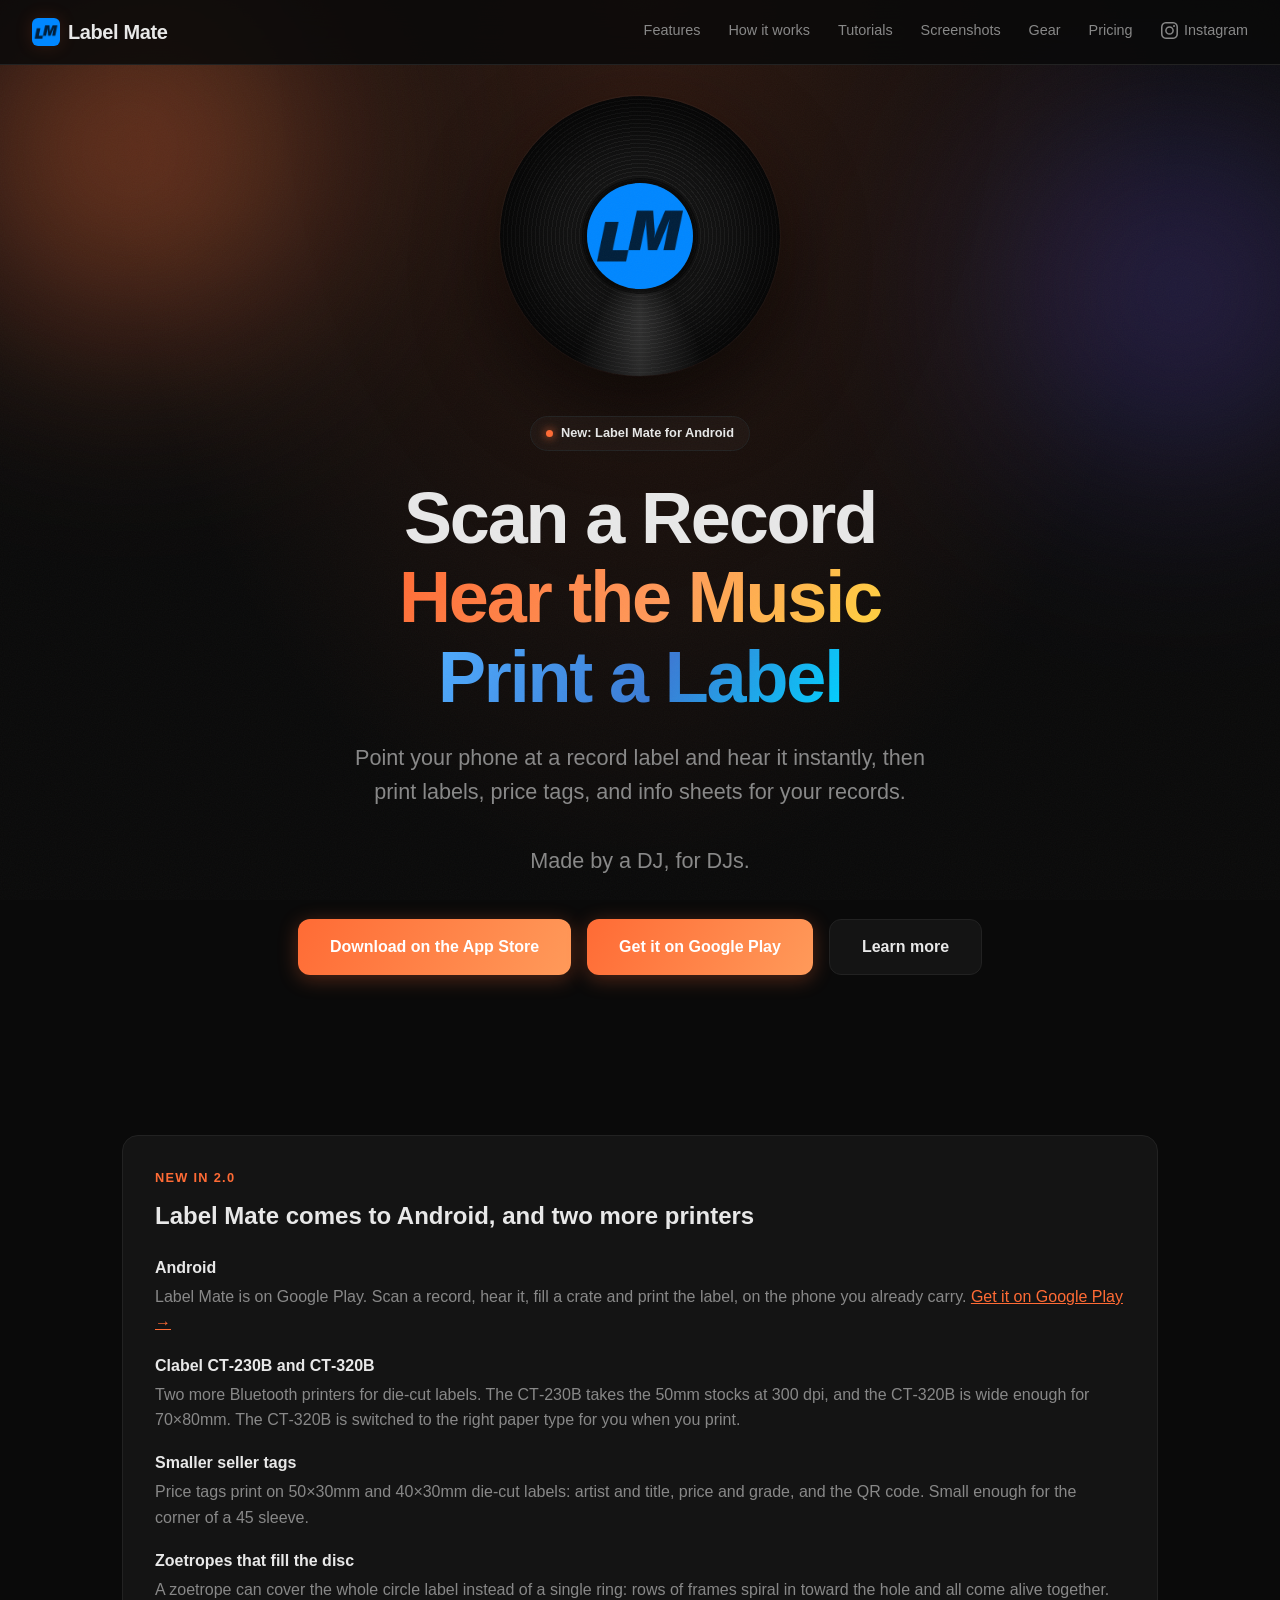
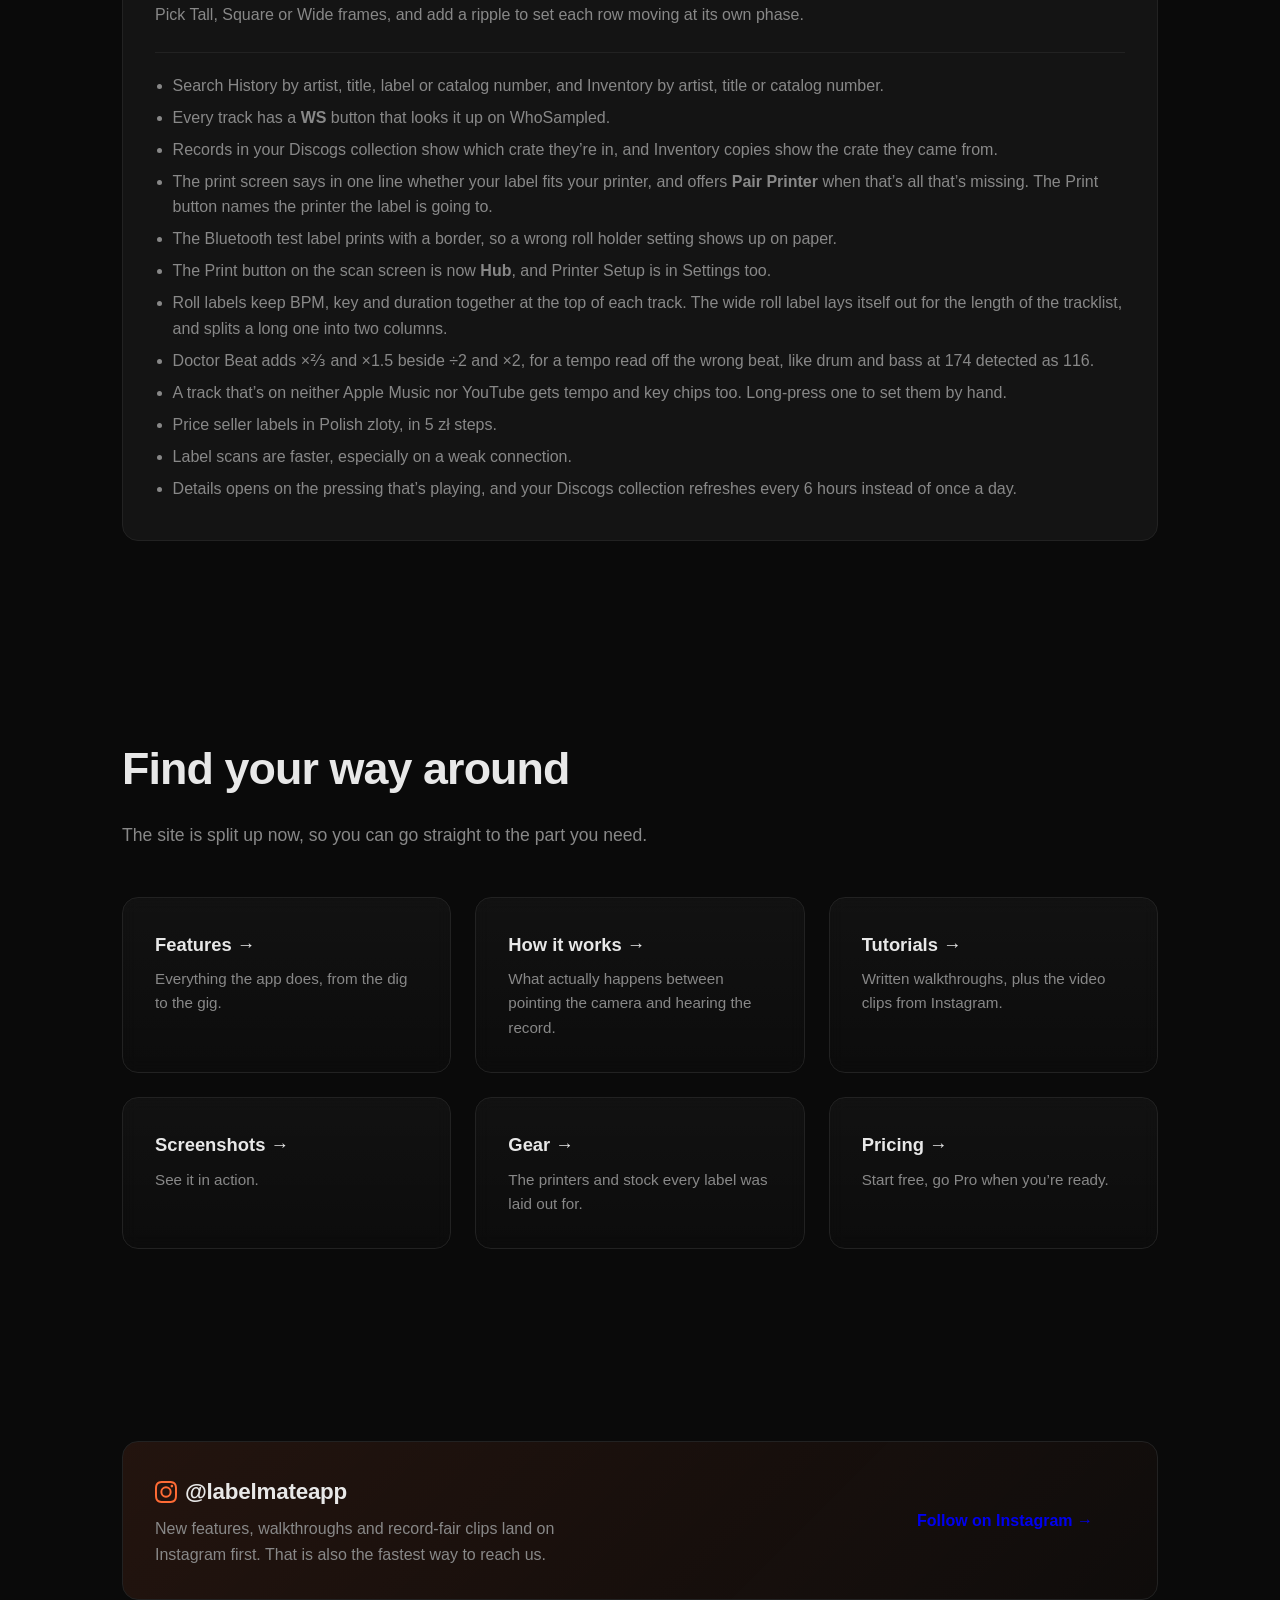
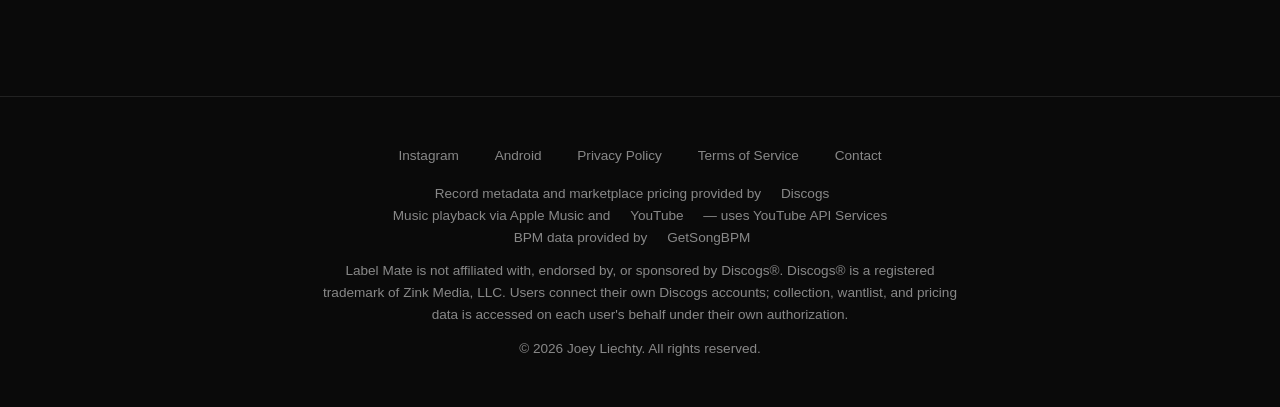
<file: index.html>
<!DOCTYPE html>
<html lang="en">
<head>
  <meta charset="UTF-8">
  <meta name="viewport" content="width=device-width, initial-scale=1.0">
  <title>Label Mate - Scan a Record, Hear the Music, Print a Label.</title>
  <meta name="description" content="Point your phone at a record label and hear the music instantly. Label Mate identifies vinyl records via OCR, plays them, and prints labels for them. On iPhone and Android.">
  <meta property="og:title" content="Label Mate - Scan a Record, Hear the Music, Print a Label.">
  <meta property="og:description" content="Point your phone at a record label and hear the music instantly. Label Mate identifies vinyl records via OCR, plays them, and prints labels for them. On iPhone and Android.">
  <meta property="og:type" content="website">
  <link rel="stylesheet" href="styles.css">
</head>
<body>
<nav>
  <a class="nav-brand" href="index.html"><img src="icon.png" alt="" class="nav-icon">Label&nbsp;Mate</a>
  <div class="nav-links">
    <a href="features.html">Features</a>
    <a href="how-it-works.html">How it works</a>
    <a href="tutorials.html">Tutorials</a>
    <a href="screenshots.html">Screenshots</a>
    <a href="gear.html">Gear</a>
    <a href="pricing.html">Pricing</a>
    <a class="nav-ig" href="https://www.instagram.com/labelmateapp/" target="_blank" rel="noopener" aria-label="Label Mate on Instagram"><svg viewBox="0 0 24 24" aria-hidden="true"><path d="M12 2.16c3.2 0 3.58.01 4.85.07 1.17.05 1.8.25 2.23.41.56.22.96.48 1.38.9.42.42.68.82.9 1.38.16.42.36 1.06.41 2.23.06 1.27.07 1.65.07 4.85s-.01 3.58-.07 4.85c-.05 1.17-.25 1.8-.41 2.23-.22.56-.48.96-.9 1.38-.42.42-.82.68-1.38.9-.42.16-1.06.36-2.23.41-1.27.06-1.65.07-4.85.07s-3.58-.01-4.85-.07c-1.17-.05-1.8-.25-2.23-.41-.56-.22-.96-.48-1.38-.9-.42-.42-.68-.82-.9-1.38-.16-.42-.36-1.06-.41-2.23-.06-1.27-.07-1.65-.07-4.85s.01-3.58.07-4.85c.05-1.17.25-1.8.41-2.23.22-.56.48-.96.9-1.38.42-.42.82-.68 1.38-.9.42-.16 1.06-.36 2.23-.41 1.27-.06 1.65-.07 4.85-.07M12 0C8.74 0 8.33.01 7.05.07 5.78.13 4.9.33 4.14.63c-.79.3-1.46.72-2.13 1.38C1.35 2.68.93 3.35.63 4.14.33 4.9.13 5.78.07 7.05.01 8.33 0 8.74 0 12s.01 3.67.07 4.95c.06 1.27.26 2.15.56 2.91.3.79.72 1.46 1.38 2.13.67.66 1.34 1.08 2.13 1.38.76.3 1.64.5 2.91.56C8.33 23.99 8.74 24 12 24s3.67-.01 4.95-.07c1.27-.06 2.15-.26 2.91-.56.79-.3 1.46-.72 2.13-1.38.66-.67 1.08-1.34 1.38-2.13.3-.76.5-1.64.56-2.91.06-1.28.07-1.69.07-4.95s-.01-3.67-.07-4.95c-.06-1.27-.26-2.15-.56-2.91-.3-.79-.72-1.46-1.38-2.13C21.32 1.35 20.65.93 19.86.63 19.1.33 18.22.13 16.95.07 15.67.01 15.26 0 12 0z"/><path d="M12 5.84A6.16 6.16 0 1 0 18.16 12 6.16 6.16 0 0 0 12 5.84zM12 16a4 4 0 1 1 4-4 4 4 0 0 1-4 4z"/><circle cx="18.41" cy="5.59" r="1.44"/></svg><span>Instagram</span></a>
  </div>
</nav>
<div class="hero">
  <div class="hero-visual">
    <div class="vinyl-glow"></div>
    <div class="vinyl">
      <div class="vinyl-label"><img src="icon.png" alt="Label Mate app icon"></div>
    </div>
  </div>
  <a href="https://play.google.com/store/apps/details?id=com.labelmate" class="hero-eyebrow"><span class="dot"></span> New: Label Mate for Android</a>
  <h1>Scan a Record<br><span>Hear the Music</span><br><span class="hero-blue">Print a Label</span></h1>
  <p>Point your phone at a record label and hear it instantly, then print labels, price tags, and info sheets for your records.<br><br>Made by a DJ, for DJs.</p>
  <div class="cta-group">
    <a href="https://apps.apple.com/us/app/label-mate/id6759539466" class="cta cta-primary">Download on the App Store</a>
    <a href="https://play.google.com/store/apps/details?id=com.labelmate" class="cta cta-primary">Get it on Google Play</a>
    <a href="features.html" class="cta cta-secondary">Learn more</a>
  </div>
</div>

<section>
  <div class="whatsnew">
    <div class="version">New in 2.0</div>
    <h3>Label Mate comes to Android, and two more printers</h3>
    <dl>
      <div>
        <dt>Android</dt>
        <dd>Label Mate is on Google Play. Scan a record, hear it, fill a crate and print the label, on the phone you already carry. <a href="https://play.google.com/store/apps/details?id=com.labelmate" style="color: var(--accent);">Get it on Google Play &rarr;</a></dd>
      </div>
      <div>
        <dt>Clabel CT&#8209;230B and CT&#8209;320B</dt>
        <dd>Two more Bluetooth printers for die&#8209;cut labels. The CT&#8209;230B takes the 50mm stocks at 300 dpi, and the CT&#8209;320B is wide enough for 70&times;80mm. The CT&#8209;320B is switched to the right paper type for you when you print.</dd>
      </div>
      <div>
        <dt>Smaller seller tags</dt>
        <dd>Price tags print on 50&times;30mm and 40&times;30mm die&#8209;cut labels: artist and title, price and grade, and the QR code. Small enough for the corner of a 45 sleeve.</dd>
      </div>
      <div>
        <dt>Zoetropes that fill the disc</dt>
        <dd>A zoetrope can cover the whole circle label instead of a single ring: rows of frames spiral in toward the hole and all come alive together. Pick Tall, Square or Wide frames, and add a ripple to set each row moving at its own phase.</dd>
      </div>
    </dl>
    <div class="minor">
      <ul>
        <li>Search History by artist, title, label or catalog number, and Inventory by artist, title or catalog number.</li>
        <li>Every track has a <strong>WS</strong> button that looks it up on WhoSampled.</li>
        <li>Records in your Discogs collection show which crate they&rsquo;re in, and Inventory copies show the crate they came from.</li>
        <li>The print screen says in one line whether your label fits your printer, and offers <strong>Pair Printer</strong> when that&rsquo;s all that&rsquo;s missing. The Print button names the printer the label is going to.</li>
        <li>The Bluetooth test label prints with a border, so a wrong roll holder setting shows up on paper.</li>
        <li>The Print button on the scan screen is now <strong>Hub</strong>, and Printer Setup is in Settings too.</li>
        <li>Roll labels keep BPM, key and duration together at the top of each track. The wide roll label lays itself out for the length of the tracklist, and splits a long one into two columns.</li>
        <li>Doctor Beat adds &times;&#8532; and &times;1.5 beside &divide;2 and &times;2, for a tempo read off the wrong beat, like drum and bass at 174 detected as 116.</li>
        <li>A track that&rsquo;s on neither Apple Music nor YouTube gets tempo and key chips too. Long&#8209;press one to set them by hand.</li>
        <li>Price seller labels in Polish zloty, in 5 z&#322; steps.</li>
        <li>Label scans are faster, especially on a weak connection.</li>
        <li>Details opens on the pressing that&rsquo;s playing, and your Discogs collection refreshes every 6 hours instead of once a day.</li>
      </ul>
    </div>
  </div>
</section>

<section>
  <h2>Find your way around</h2>
  <p>The site is split up now, so you can go straight to the part you need.</p>
  <div class="features">
    <a class="feature-card" href="features.html"><h3>Features &rarr;</h3><p>Everything the app does, from the dig to the gig.</p></a>
    <a class="feature-card" href="how-it-works.html"><h3>How it works &rarr;</h3><p>What actually happens between pointing the camera and hearing the record.</p></a>
    <a class="feature-card" href="tutorials.html"><h3>Tutorials &rarr;</h3><p>Written walkthroughs, plus the video clips from Instagram.</p></a>
    <a class="feature-card" href="screenshots.html"><h3>Screenshots &rarr;</h3><p>See it in action.</p></a>
    <a class="feature-card" href="gear.html"><h3>Gear &rarr;</h3><p>The printers and stock every label was laid out for.</p></a>
    <a class="feature-card" href="pricing.html"><h3>Pricing &rarr;</h3><p>Start free, go Pro when you&rsquo;re ready.</p></a>
  </div>
</section>
<section>
  <div class="ig-cta">
    <div>
      <h3 class="ig-handle"><svg viewBox="0 0 24 24" aria-hidden="true"><path d="M12 2.16c3.2 0 3.58.01 4.85.07 1.17.05 1.8.25 2.23.41.56.22.96.48 1.38.9.42.42.68.82.9 1.38.16.42.36 1.06.41 2.23.06 1.27.07 1.65.07 4.85s-.01 3.58-.07 4.85c-.05 1.17-.25 1.8-.41 2.23-.22.56-.48.96-.9 1.38-.42.42-.82.68-1.38.9-.42.16-1.06.36-2.23.41-1.27.06-1.65.07-4.85.07s-3.58-.01-4.85-.07c-1.17-.05-1.8-.25-2.23-.41-.56-.22-.96-.48-1.38-.9-.42-.42-.68-.82-.9-1.38-.16-.42-.36-1.06-.41-2.23-.06-1.27-.07-1.65-.07-4.85s.01-3.58.07-4.85c.05-1.17.25-1.8.41-2.23.22-.56.48-.96.9-1.38.42-.42.82-.68 1.38-.9.42-.16 1.06-.36 2.23-.41 1.27-.06 1.65-.07 4.85-.07M12 0C8.74 0 8.33.01 7.05.07 5.78.13 4.9.33 4.14.63c-.79.3-1.46.72-2.13 1.38C1.35 2.68.93 3.35.63 4.14.33 4.9.13 5.78.07 7.05.01 8.33 0 8.74 0 12s.01 3.67.07 4.95c.06 1.27.26 2.15.56 2.91.3.79.72 1.46 1.38 2.13.67.66 1.34 1.08 2.13 1.38.76.3 1.64.5 2.91.56C8.33 23.99 8.74 24 12 24s3.67-.01 4.95-.07c1.27-.06 2.15-.26 2.91-.56.79-.3 1.46-.72 2.13-1.38.66-.67 1.08-1.34 1.38-2.13.3-.76.5-1.64.56-2.91.06-1.28.07-1.69.07-4.95s-.01-3.67-.07-4.95c-.06-1.27-.26-2.15-.56-2.91-.3-.79-.72-1.46-1.38-2.13C21.32 1.35 20.65.93 19.86.63 19.1.33 18.22.13 16.95.07 15.67.01 15.26 0 12 0z"/><path d="M12 5.84A6.16 6.16 0 1 0 18.16 12 6.16 6.16 0 0 0 12 5.84zM12 16a4 4 0 1 1 4-4 4 4 0 0 1-4 4z"/><circle cx="18.41" cy="5.59" r="1.44"/></svg> <span>@labelmateapp</span></h3>
      <p>New features, walkthroughs and record-fair clips land on Instagram first. That is also the fastest way to reach us.</p>
    </div>
    <a class="cta" href="https://www.instagram.com/labelmateapp/" target="_blank" rel="noopener">Follow on Instagram &rarr;</a>
  </div>
</section>
<footer id="site-footer">
  <div class="footer-links">
    <a href="https://www.instagram.com/labelmateapp/" target="_blank" rel="noopener">Instagram</a>
    <a href="android.html">Android</a>
    <a href="privacy.html">Privacy Policy</a>
    <a href="terms.html">Terms of Service</a>
    <a href="mailto:joeyliechty@gmail.com">Contact</a>
  </div>
  <p>Record metadata and marketplace pricing provided by <a href="https://www.discogs.com" target="_blank" rel="noopener">Discogs</a></p>
  <p>Music playback via Apple&nbsp;Music and <a href="https://www.youtube.com" target="_blank" rel="noopener">YouTube</a> — uses YouTube API Services</p>
  <p>BPM data provided by <a href="https://getsongbpm.com" target="_blank" rel="noopener">GetSongBPM</a></p>
  <p style="max-width: 640px; margin: 0.75rem auto 0;">Label Mate is not affiliated with, endorsed by, or sponsored by Discogs&reg;. Discogs&reg; is a registered trademark of Zink Media, LLC. Users connect their own Discogs accounts; collection, wantlist, and pricing data is accessed on each user's behalf under their own authorization.</p>
  <p style="margin-top: 0.75rem;">&copy; 2026 Joey Liechty. All rights reserved.</p>
</footer>
<script src="site.js"></script>
</body>
</html>
</file>
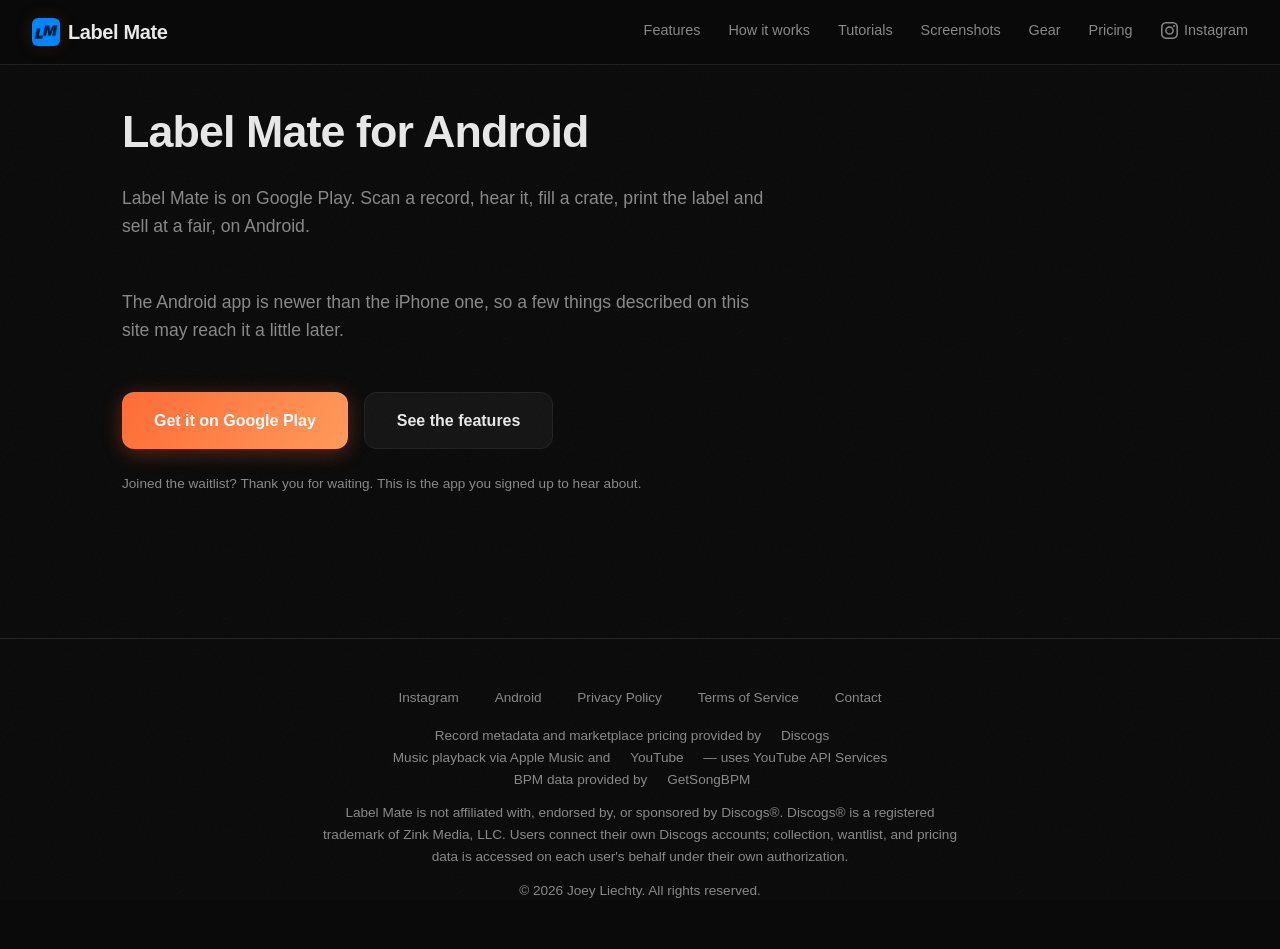
<file: android.html>
<!DOCTYPE html>
<html lang="en">
<head>
  <meta charset="UTF-8">
  <meta name="viewport" content="width=device-width, initial-scale=1.0">
  <title>Android - Label Mate</title>
  <meta name="description" content="Label Mate for Android is on Google Play. Scan a record, hear the music, print a label.">
  <meta property="og:title" content="Android - Label Mate">
  <meta property="og:description" content="Label Mate for Android is on Google Play. Scan a record, hear the music, print a label.">
  <meta property="og:type" content="website">
  <link rel="stylesheet" href="styles.css">
</head>
<body>
<nav>
  <a class="nav-brand" href="index.html"><img src="icon.png" alt="" class="nav-icon">Label&nbsp;Mate</a>
  <div class="nav-links">
    <a href="features.html">Features</a>
    <a href="how-it-works.html">How it works</a>
    <a href="tutorials.html">Tutorials</a>
    <a href="screenshots.html">Screenshots</a>
    <a href="gear.html">Gear</a>
    <a href="pricing.html">Pricing</a>
    <a class="nav-ig" href="https://www.instagram.com/labelmateapp/" target="_blank" rel="noopener" aria-label="Label Mate on Instagram"><svg viewBox="0 0 24 24" aria-hidden="true"><path d="M12 2.16c3.2 0 3.58.01 4.85.07 1.17.05 1.8.25 2.23.41.56.22.96.48 1.38.9.42.42.68.82.9 1.38.16.42.36 1.06.41 2.23.06 1.27.07 1.65.07 4.85s-.01 3.58-.07 4.85c-.05 1.17-.25 1.8-.41 2.23-.22.56-.48.96-.9 1.38-.42.42-.82.68-1.38.9-.42.16-1.06.36-2.23.41-1.27.06-1.65.07-4.85.07s-3.58-.01-4.85-.07c-1.17-.05-1.8-.25-2.23-.41-.56-.22-.96-.48-1.38-.9-.42-.42-.68-.82-.9-1.38-.16-.42-.36-1.06-.41-2.23-.06-1.27-.07-1.65-.07-4.85s.01-3.58.07-4.85c.05-1.17.25-1.8.41-2.23.22-.56.48-.96.9-1.38.42-.42.82-.68 1.38-.9.42-.16 1.06-.36 2.23-.41 1.27-.06 1.65-.07 4.85-.07M12 0C8.74 0 8.33.01 7.05.07 5.78.13 4.9.33 4.14.63c-.79.3-1.46.72-2.13 1.38C1.35 2.68.93 3.35.63 4.14.33 4.9.13 5.78.07 7.05.01 8.33 0 8.74 0 12s.01 3.67.07 4.95c.06 1.27.26 2.15.56 2.91.3.79.72 1.46 1.38 2.13.67.66 1.34 1.08 2.13 1.38.76.3 1.64.5 2.91.56C8.33 23.99 8.74 24 12 24s3.67-.01 4.95-.07c1.27-.06 2.15-.26 2.91-.56.79-.3 1.46-.72 2.13-1.38.66-.67 1.08-1.34 1.38-2.13.3-.76.5-1.64.56-2.91.06-1.28.07-1.69.07-4.95s-.01-3.67-.07-4.95c-.06-1.27-.26-2.15-.56-2.91-.3-.79-.72-1.46-1.38-2.13C21.32 1.35 20.65.93 19.86.63 19.1.33 18.22.13 16.95.07 15.67.01 15.26 0 12 0z"/><path d="M12 5.84A6.16 6.16 0 1 0 18.16 12 6.16 6.16 0 0 0 12 5.84zM12 16a4 4 0 1 1 4-4 4 4 0 0 1-4 4z"/><circle cx="18.41" cy="5.59" r="1.44"/></svg><span>Instagram</span></a>
  </div>
</nav>
<section id="android">
  <h2>Label Mate for Android</h2>
  <p>Label Mate is on Google Play. Scan a record, hear it, fill a crate, print the label and sell at a fair, on Android.</p>
  <p>The Android app is newer than the iPhone one, so a few things described on this site may reach it a little later.</p>
  <div class="cta-group" style="justify-content: flex-start;">
    <a href="https://play.google.com/store/apps/details?id=com.labelmate" class="cta cta-primary">Get it on Google Play</a>
    <a href="features.html" class="cta cta-secondary">See the features</a>
  </div>
  <p style="max-width: 650px; margin-top: 1.5rem; font-size: 0.85rem; color: var(--text-muted);">Joined the waitlist? Thank you for waiting. This is the app you signed up to hear about.</p>
</section>
<footer id="site-footer">
  <div class="footer-links">
    <a href="https://www.instagram.com/labelmateapp/" target="_blank" rel="noopener">Instagram</a>
    <a href="android.html">Android</a>
    <a href="privacy.html">Privacy Policy</a>
    <a href="terms.html">Terms of Service</a>
    <a href="mailto:joeyliechty@gmail.com">Contact</a>
  </div>
  <p>Record metadata and marketplace pricing provided by <a href="https://www.discogs.com" target="_blank" rel="noopener">Discogs</a></p>
  <p>Music playback via Apple&nbsp;Music and <a href="https://www.youtube.com" target="_blank" rel="noopener">YouTube</a> — uses YouTube API Services</p>
  <p>BPM data provided by <a href="https://getsongbpm.com" target="_blank" rel="noopener">GetSongBPM</a></p>
  <p style="max-width: 640px; margin: 0.75rem auto 0;">Label Mate is not affiliated with, endorsed by, or sponsored by Discogs&reg;. Discogs&reg; is a registered trademark of Zink Media, LLC. Users connect their own Discogs accounts; collection, wantlist, and pricing data is accessed on each user's behalf under their own authorization.</p>
  <p style="margin-top: 0.75rem;">&copy; 2026 Joey Liechty. All rights reserved.</p>
</footer>
<script src="site.js"></script>
</body>
</html>
</file>
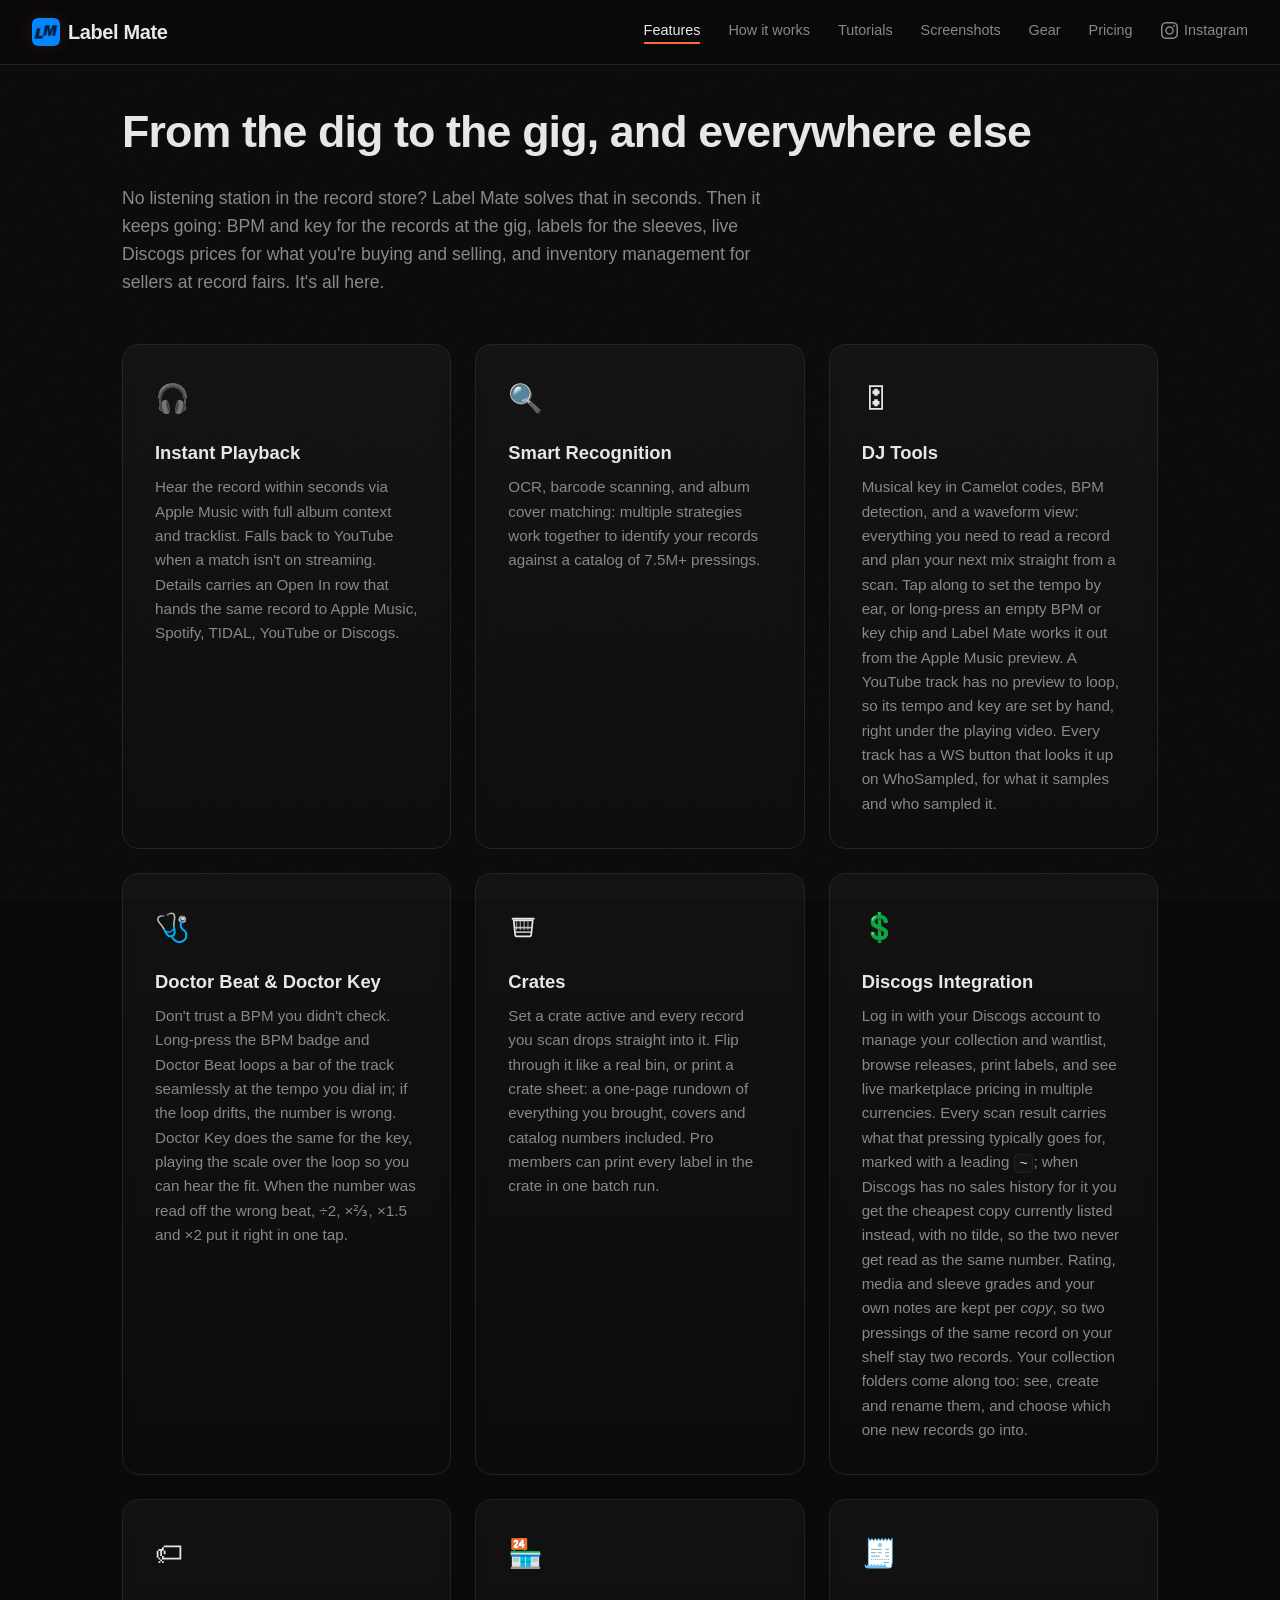
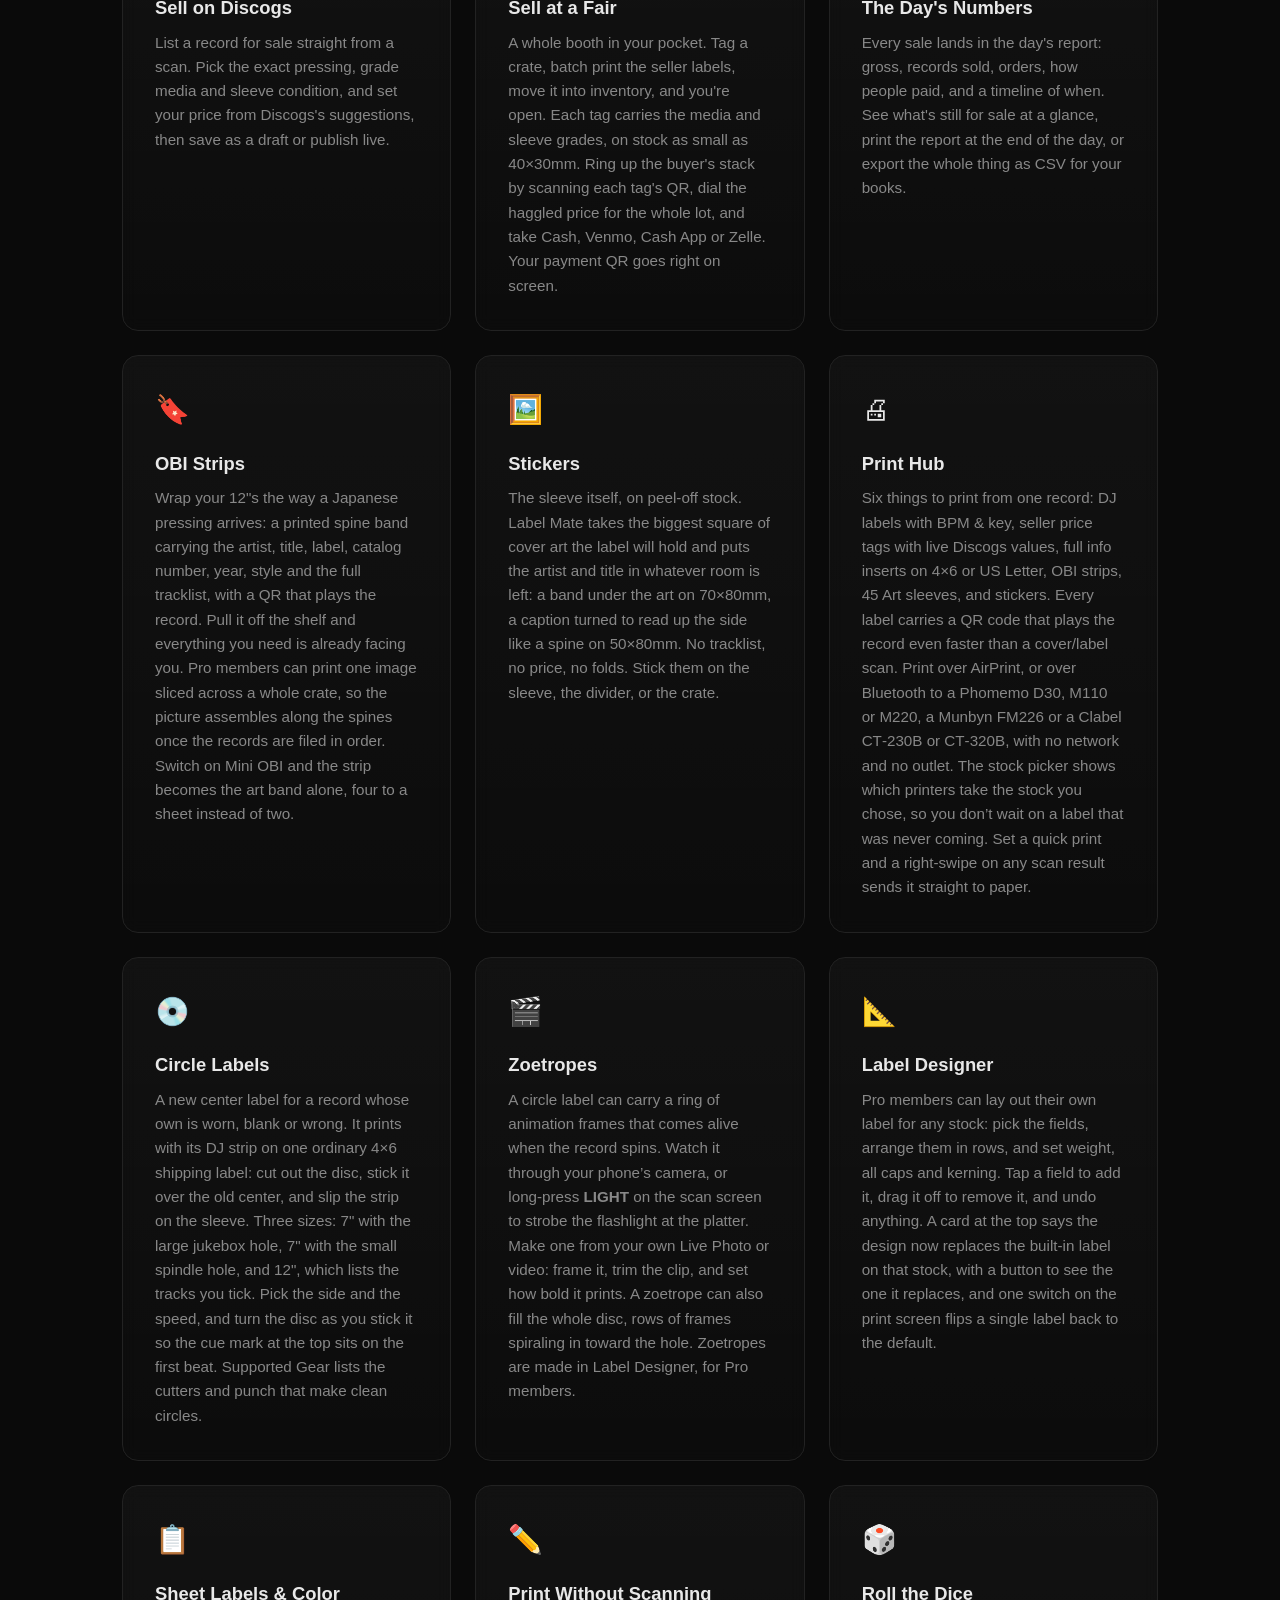
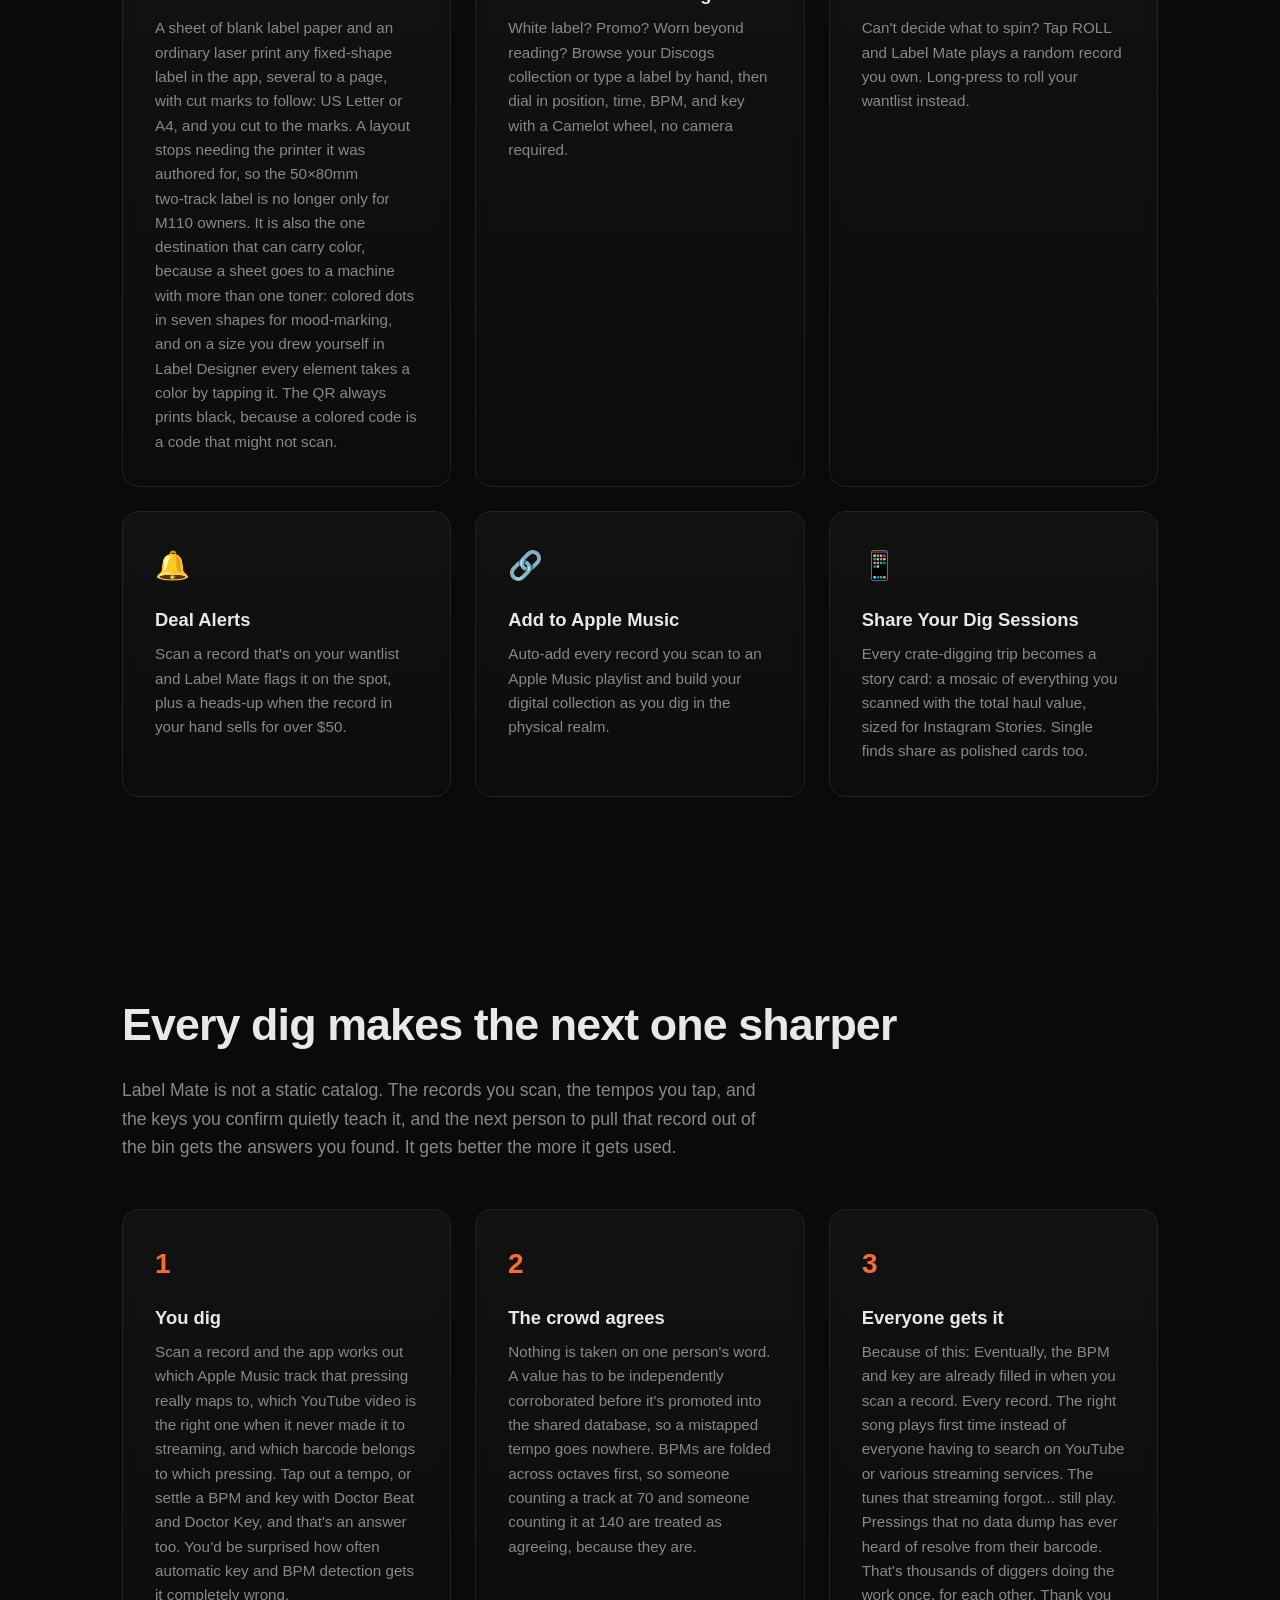
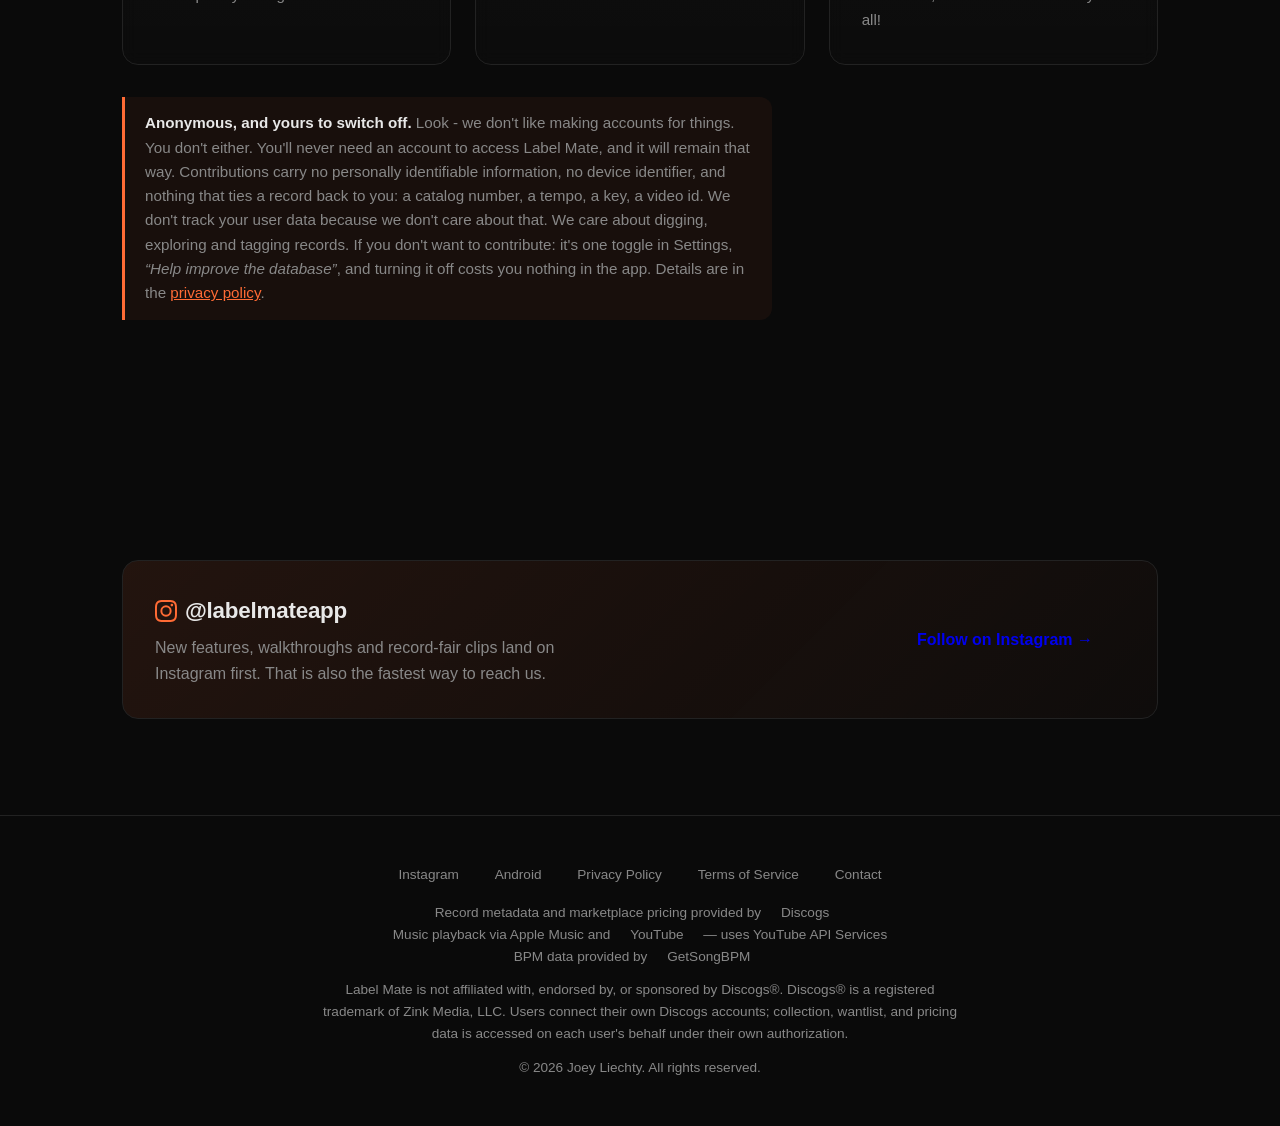
<file: features.html>
<!DOCTYPE html>
<html lang="en">
<head>
  <meta charset="UTF-8">
  <meta name="viewport" content="width=device-width, initial-scale=1.0">
  <title>Features - Label Mate</title>
  <meta name="description" content="Scan record labels and covers, identify pressings, print DJ labels, circle labels, stickers and OBI strips, manage crates, and sell at fairs.">
  <meta property="og:title" content="Features - Label Mate">
  <meta property="og:description" content="Scan record labels and covers, identify pressings, print DJ labels, circle labels, stickers and OBI strips, manage crates, and sell at fairs.">
  <meta property="og:type" content="website">
  <link rel="stylesheet" href="styles.css">
</head>
<body>
<nav>
  <a class="nav-brand" href="index.html"><img src="icon.png" alt="" class="nav-icon">Label&nbsp;Mate</a>
  <div class="nav-links">
    <a href="features.html" class="is-active">Features</a>
    <a href="how-it-works.html">How it works</a>
    <a href="tutorials.html">Tutorials</a>
    <a href="screenshots.html">Screenshots</a>
    <a href="gear.html">Gear</a>
    <a href="pricing.html">Pricing</a>
    <a class="nav-ig" href="https://www.instagram.com/labelmateapp/" target="_blank" rel="noopener" aria-label="Label Mate on Instagram"><svg viewBox="0 0 24 24" aria-hidden="true"><path d="M12 2.16c3.2 0 3.58.01 4.85.07 1.17.05 1.8.25 2.23.41.56.22.96.48 1.38.9.42.42.68.82.9 1.38.16.42.36 1.06.41 2.23.06 1.27.07 1.65.07 4.85s-.01 3.58-.07 4.85c-.05 1.17-.25 1.8-.41 2.23-.22.56-.48.96-.9 1.38-.42.42-.82.68-1.38.9-.42.16-1.06.36-2.23.41-1.27.06-1.65.07-4.85.07s-3.58-.01-4.85-.07c-1.17-.05-1.8-.25-2.23-.41-.56-.22-.96-.48-1.38-.9-.42-.42-.68-.82-.9-1.38-.16-.42-.36-1.06-.41-2.23-.06-1.27-.07-1.65-.07-4.85s.01-3.58.07-4.85c.05-1.17.25-1.8.41-2.23.22-.56.48-.96.9-1.38.42-.42.82-.68 1.38-.9.42-.16 1.06-.36 2.23-.41 1.27-.06 1.65-.07 4.85-.07M12 0C8.74 0 8.33.01 7.05.07 5.78.13 4.9.33 4.14.63c-.79.3-1.46.72-2.13 1.38C1.35 2.68.93 3.35.63 4.14.33 4.9.13 5.78.07 7.05.01 8.33 0 8.74 0 12s.01 3.67.07 4.95c.06 1.27.26 2.15.56 2.91.3.79.72 1.46 1.38 2.13.67.66 1.34 1.08 2.13 1.38.76.3 1.64.5 2.91.56C8.33 23.99 8.74 24 12 24s3.67-.01 4.95-.07c1.27-.06 2.15-.26 2.91-.56.79-.3 1.46-.72 2.13-1.38.66-.67 1.08-1.34 1.38-2.13.3-.76.5-1.64.56-2.91.06-1.28.07-1.69.07-4.95s-.01-3.67-.07-4.95c-.06-1.27-.26-2.15-.56-2.91-.3-.79-.72-1.46-1.38-2.13C21.32 1.35 20.65.93 19.86.63 19.1.33 18.22.13 16.95.07 15.67.01 15.26 0 12 0z"/><path d="M12 5.84A6.16 6.16 0 1 0 18.16 12 6.16 6.16 0 0 0 12 5.84zM12 16a4 4 0 1 1 4-4 4 4 0 0 1-4 4z"/><circle cx="18.41" cy="5.59" r="1.44"/></svg><span>Instagram</span></a>
  </div>
</nav>
<section id="features">
  <h2>From the dig to the gig, and everywhere else</h2>
  <p>No listening station in the record store? Label Mate solves that in seconds. Then it keeps going: BPM and key for the records at the gig, labels for the sleeves, live Discogs prices for what you're buying and selling, and inventory management for sellers at record fairs. It's all here.</p>
  <div class="features">
    <div class="feature-card">
      <div class="feature-icon">&#127911;</div>
      <h3>Instant Playback</h3>
      <p>Hear the record within seconds via Apple Music with full album context and tracklist. Falls back to YouTube when a match isn't on streaming. Details carries an Open In row that hands the same record to Apple Music, Spotify, TIDAL, YouTube or Discogs.</p>
    </div>
    <div class="feature-card">
      <div class="feature-icon">&#128269;</div>
      <h3>Smart Recognition</h3>
      <p>OCR, barcode scanning, and album cover matching: multiple strategies work together to identify your records against a catalog of 7.5M+ pressings.</p>
    </div>
    <div class="feature-card">
      <div class="feature-icon">&#127899;</div>
      <h3>DJ Tools</h3>
      <p>Musical key in Camelot codes, BPM detection, and a waveform view: everything you need to read a record and plan your next mix straight from a scan. Tap along to set the tempo by ear, or long-press an empty BPM or key chip and Label Mate works it out from the Apple Music preview. A YouTube track has no preview to loop, so its tempo and key are set by hand, right under the playing video. Every track has a WS button that looks it up on WhoSampled, for what it samples and who sampled it.</p>
    </div>
    <div class="feature-card">
      <div class="feature-icon">&#129658;</div>
      <h3>Doctor Beat &amp; Doctor Key</h3>
      <p>Don't trust a BPM you didn't check. Long-press the BPM badge and Doctor Beat loops a bar of the track seamlessly at the tempo you dial in; if the loop drifts, the number is wrong. Doctor Key does the same for the key, playing the scale over the loop so you can hear the fit. When the number was read off the wrong beat, &divide;2, &times;&#8532;, &times;1.5 and &times;2 put it right in one tap.</p>
    </div>
    <div class="feature-card">
      <div class="feature-icon">
        <svg class="crate-glyph" viewBox="0 0 32 32" fill="none" stroke="currentColor" stroke-width="1.8"
             stroke-linecap="round" stroke-linejoin="round" role="img" aria-label="A milk crate of records">
          <!-- records standing in the crate -->
          <path d="M9 11.5v8M13 10.8v8.7M17 10.8v8.7M21 11.5v8" stroke-width="1.5" opacity="0.55"/>
          <!-- crate body: slightly tapered, like a real milk crate -->
          <path d="M6 10h20l-1.6 15.5a1.5 1.5 0 0 1-1.5 1.3H9.1a1.5 1.5 0 0 1-1.5-1.3L6 10Z"/>
          <!-- rim + slats -->
          <path d="M5 8.2h22" stroke-width="2.2"/>
          <path d="M6.9 17.4h18.2M7.4 22.2h17.2" opacity="0.75"/>
        </svg>
      </div>
      <h3>Crates</h3>
      <p>Set a crate active and every record you scan drops straight into it. Flip through it like a real bin, or print a crate sheet: a one-page rundown of everything you brought, covers and catalog numbers included. Pro members can print every label in the crate in one batch run.</p>
    </div>
    <div class="feature-card">
      <div class="feature-icon">&#128178;</div>
      <h3>Discogs Integration</h3>
      <p>Log in with your Discogs account to manage your collection and wantlist, browse releases, print labels, and see live marketplace pricing in multiple currencies. Every scan result carries what that pressing typically goes for, marked with a leading <code>~</code>; when Discogs has no sales history for it you get the cheapest copy currently listed instead, with no tilde, so the two never get read as the same number. Rating, media and sleeve grades and your own notes are kept per <em>copy</em>, so two pressings of the same record on your shelf stay two records. Your collection folders come along too: see, create and rename them, and choose which one new records go into.</p>
    </div>
    <div class="feature-card">
      <div class="feature-icon">&#127991;</div>
      <h3>Sell on Discogs</h3>
      <p>List a record for sale straight from a scan. Pick the exact pressing, grade media and sleeve condition, and set your price from Discogs's suggestions, then save as a draft or publish live.</p>
    </div>
    <div class="feature-card">
      <div class="feature-icon">&#127978;</div>
      <h3>Sell at a Fair</h3>
      <p>A whole booth in your pocket. Tag a crate, batch print the seller labels, move it into inventory, and you're open. Each tag carries the media and sleeve grades, on stock as small as 40&times;30mm. Ring up the buyer's stack by scanning each tag's QR, dial the haggled price for the whole lot, and take Cash, Venmo, Cash App or Zelle. Your payment QR goes right on screen.</p>
    </div>
    <div class="feature-card">
      <div class="feature-icon">&#129534;</div>
      <h3>The Day's Numbers</h3>
      <p>Every sale lands in the day's report: gross, records sold, orders, how people paid, and a timeline of when. See what's still for sale at a glance, print the report at the end of the day, or export the whole thing as CSV for your books.</p>
    </div>
    <div class="feature-card">
      <div class="feature-icon">&#128278;</div>
      <h3>OBI Strips</h3>
      <p>Wrap your 12&quot;s the way a Japanese pressing arrives: a printed spine band carrying the artist, title, label, catalog number, year, style and the full tracklist, with a QR that plays the record. Pull it off the shelf and everything you need is already facing you. Pro members can print one image sliced across a whole crate, so the picture assembles along the spines once the records are filed in order. Switch on Mini OBI and the strip becomes the art band alone, four to a sheet instead of two.</p>
    </div>
    <div class="feature-card">
      <div class="feature-icon">&#128444;&#65039;</div>
      <h3>Stickers</h3>
      <p>The sleeve itself, on peel-off stock. Label Mate takes the biggest square of cover art the label will hold and puts the artist and title in whatever room is left: a band under the art on 70&times;80mm, a caption turned to read up the side like a spine on 50&times;80mm. No tracklist, no price, no folds. Stick them on the sleeve, the divider, or the crate.</p>
    </div>
    <div class="feature-card">
      <div class="feature-icon">&#128424;</div>
      <h3>Print Hub</h3>
      <p>Six things to print from one record: DJ labels with BPM &amp; key, seller price tags with live Discogs values, full info inserts on 4&times;6 or US Letter, OBI strips, 45 Art sleeves, and stickers. Every label carries a QR code that plays the record even faster than a cover/label scan. Print over AirPrint, or over Bluetooth to a Phomemo D30, M110 or M220, a Munbyn FM226 or a Clabel CT&#8209;230B or CT&#8209;320B, with no network and no outlet. The stock picker shows which printers take the stock you chose, so you don&rsquo;t wait on a label that was never coming. Set a quick print and a right-swipe on any scan result sends it straight to paper.</p>
    </div>
    <div class="feature-card">
      <div class="feature-icon">&#128191;</div>
      <h3>Circle Labels</h3>
      <p>A new center label for a record whose own is worn, blank or wrong. It prints with its DJ strip on one ordinary 4&times;6 shipping label: cut out the disc, stick it over the old center, and slip the strip on the sleeve. Three sizes: 7&quot; with the large jukebox hole, 7&quot; with the small spindle hole, and 12&quot;, which lists the tracks you tick. Pick the side and the speed, and turn the disc as you stick it so the cue mark at the top sits on the first beat. Supported Gear lists the cutters and punch that make clean circles.</p>
    </div>
    <div class="feature-card">
      <div class="feature-icon">&#127916;</div>
      <h3>Zoetropes</h3>
      <p>A circle label can carry a ring of animation frames that comes alive when the record spins. Watch it through your phone&rsquo;s camera, or long&#8209;press <strong>LIGHT</strong> on the scan screen to strobe the flashlight at the platter. Make one from your own Live Photo or video: frame it, trim the clip, and set how bold it prints. A zoetrope can also fill the whole disc, rows of frames spiraling in toward the hole. Zoetropes are made in Label Designer, for Pro members.</p>
    </div>
    <div class="feature-card">
      <div class="feature-icon">&#128208;</div>
      <h3>Label Designer</h3>
      <p>Pro members can lay out their own label for any stock: pick the fields, arrange them in rows, and set weight, all caps and kerning. Tap a field to add it, drag it off to remove it, and undo anything. A card at the top says the design now replaces the built&#8209;in label on that stock, with a button to see the one it replaces, and one switch on the print screen flips a single label back to the default.</p>
    </div>
    <div class="feature-card">
      <div class="feature-icon">&#128203;</div>
      <h3>Sheet Labels &amp; Color</h3>
      <p>A sheet of blank label paper and an ordinary laser print any fixed&#8209;shape label in the app, several to a page, with cut marks to follow: US Letter or A4, and you cut to the marks. A layout stops needing the printer it was authored for, so the 50&times;80mm two&#8209;track label is no longer only for M110 owners. It is also the one destination that can carry color, because a sheet goes to a machine with more than one toner: colored dots in seven shapes for mood&#8209;marking, and on a size you drew yourself in Label Designer every element takes a color by tapping it. The QR always prints black, because a colored code is a code that might not scan.</p>
    </div>
    <div class="feature-card">
      <div class="feature-icon">&#9999;&#65039;</div>
      <h3>Print Without Scanning</h3>
      <p>White label? Promo? Worn beyond reading? Browse your Discogs collection or type a label by hand, then dial in position, time, BPM, and key with a Camelot wheel, no camera required.</p>
    </div>
    <div class="feature-card">
      <div class="feature-icon">&#127922;</div>
      <h3>Roll the Dice</h3>
      <p>Can't decide what to spin? Tap ROLL and Label Mate plays a random record you own. Long-press to roll your wantlist instead.</p>
    </div>
    <div class="feature-card">
      <div class="feature-icon">&#128276;</div>
      <h3>Deal Alerts</h3>
      <p>Scan a record that's on your wantlist and Label Mate flags it on the spot, plus a heads-up when the record in your hand sells for over $50.</p>
    </div>
    <div class="feature-card">
      <div class="feature-icon">&#128279;</div>
      <h3>Add to Apple Music</h3>
      <p>Auto-add every record you scan to an Apple Music playlist and build your digital collection as you dig in the physical realm.</p>
    </div>
    <div class="feature-card">
      <div class="feature-icon">&#128241;</div>
      <h3>Share Your Dig Sessions</h3>
      <p>Every crate-digging trip becomes a story card: a mosaic of everything you scanned with the total haul value, sized for Instagram Stories. Single finds share as polished cards too.</p>
    </div>
  </div>
</section>
<section id="community">
  <h2>Every dig makes the next one sharper</h2>
  <p>Label Mate is not a static catalog. The records you scan, the tempos you tap, and the keys you confirm quietly teach it, and the next person to pull that record out of the bin gets the answers you found. It gets better the more it gets used.</p>

  <div class="features">
    <div class="feature-card">
      <div class="feature-icon" style="color: var(--accent); font-weight: 800;">1</div>
      <h3>You dig</h3>
      <p>Scan a record and the app works out which Apple Music track that pressing really maps to, which YouTube video is the right one when it never made it to streaming, and which barcode belongs to which pressing. Tap out a tempo, or settle a BPM and key with Doctor Beat and Doctor Key, and that's an answer too. You&rsquo;d be surprised how often automatic key and BPM detection gets it completely wrong.</p>
    </div>
    <div class="feature-card">
      <div class="feature-icon" style="color: var(--accent); font-weight: 800;">2</div>
      <h3>The crowd agrees</h3>
      <p>Nothing is taken on one person's word. A value has to be independently corroborated before it's promoted into the shared database, so a mistapped tempo goes nowhere. BPMs are folded across octaves first, so someone counting a track at 70 and someone counting it at 140 are treated as agreeing, because they are.</p>
    </div>
    <div class="feature-card">
      <div class="feature-icon" style="color: var(--accent); font-weight: 800;">3</div>
      <h3>Everyone gets it</h3>
      <p>Because of this: Eventually, the BPM and key are already filled in when you scan a record. Every record. The right song plays first time instead of everyone having to search on YouTube or various streaming services. The tunes that streaming forgot... still play. Pressings that no data dump has ever heard of resolve from their barcode. That's thousands of diggers doing the work once, for each other. Thank you all!</p>
    </div>
  </div>

  <p style="max-width: 650px; margin-top: 2rem; padding: 0.9rem 1.25rem; border-left: 3px solid var(--accent); background: rgba(255, 107, 53, 0.06); border-radius: 0 12px 12px 0; color: var(--text-muted); font-size: 0.95rem;">
    <strong style="color: var(--text);">Anonymous, and yours to switch off.</strong> Look - we don't like making accounts for things. You don't either. You'll never need an account to access Label Mate, and it will remain that way. Contributions carry no personally identifiable information, no device identifier, and nothing that ties a record back to you: a catalog number, a tempo, a key, a video id. We don't track your user data because we don't care about that. We care about digging, exploring and tagging records. If you don't want to contribute: it's one toggle in Settings, <em>&ldquo;Help improve the database&rdquo;</em>, and turning it off costs you nothing in the app. Details are in the <a href="privacy.html#crowdsource" style="color: var(--accent);">privacy policy</a>.
  </p>
</section>
<section>
  <div class="ig-cta">
    <div>
      <h3 class="ig-handle"><svg viewBox="0 0 24 24" aria-hidden="true"><path d="M12 2.16c3.2 0 3.58.01 4.85.07 1.17.05 1.8.25 2.23.41.56.22.96.48 1.38.9.42.42.68.82.9 1.38.16.42.36 1.06.41 2.23.06 1.27.07 1.65.07 4.85s-.01 3.58-.07 4.85c-.05 1.17-.25 1.8-.41 2.23-.22.56-.48.96-.9 1.38-.42.42-.82.68-1.38.9-.42.16-1.06.36-2.23.41-1.27.06-1.65.07-4.85.07s-3.58-.01-4.85-.07c-1.17-.05-1.8-.25-2.23-.41-.56-.22-.96-.48-1.38-.9-.42-.42-.68-.82-.9-1.38-.16-.42-.36-1.06-.41-2.23-.06-1.27-.07-1.65-.07-4.85s.01-3.58.07-4.85c.05-1.17.25-1.8.41-2.23.22-.56.48-.96.9-1.38.42-.42.82-.68 1.38-.9.42-.16 1.06-.36 2.23-.41 1.27-.06 1.65-.07 4.85-.07M12 0C8.74 0 8.33.01 7.05.07 5.78.13 4.9.33 4.14.63c-.79.3-1.46.72-2.13 1.38C1.35 2.68.93 3.35.63 4.14.33 4.9.13 5.78.07 7.05.01 8.33 0 8.74 0 12s.01 3.67.07 4.95c.06 1.27.26 2.15.56 2.91.3.79.72 1.46 1.38 2.13.67.66 1.34 1.08 2.13 1.38.76.3 1.64.5 2.91.56C8.33 23.99 8.74 24 12 24s3.67-.01 4.95-.07c1.27-.06 2.15-.26 2.91-.56.79-.3 1.46-.72 2.13-1.38.66-.67 1.08-1.34 1.38-2.13.3-.76.5-1.64.56-2.91.06-1.28.07-1.69.07-4.95s-.01-3.67-.07-4.95c-.06-1.27-.26-2.15-.56-2.91-.3-.79-.72-1.46-1.38-2.13C21.32 1.35 20.65.93 19.86.63 19.1.33 18.22.13 16.95.07 15.67.01 15.26 0 12 0z"/><path d="M12 5.84A6.16 6.16 0 1 0 18.16 12 6.16 6.16 0 0 0 12 5.84zM12 16a4 4 0 1 1 4-4 4 4 0 0 1-4 4z"/><circle cx="18.41" cy="5.59" r="1.44"/></svg> <span>@labelmateapp</span></h3>
      <p>New features, walkthroughs and record-fair clips land on Instagram first. That is also the fastest way to reach us.</p>
    </div>
    <a class="cta" href="https://www.instagram.com/labelmateapp/" target="_blank" rel="noopener">Follow on Instagram &rarr;</a>
  </div>
</section>
<footer id="site-footer">
  <div class="footer-links">
    <a href="https://www.instagram.com/labelmateapp/" target="_blank" rel="noopener">Instagram</a>
    <a href="android.html">Android</a>
    <a href="privacy.html">Privacy Policy</a>
    <a href="terms.html">Terms of Service</a>
    <a href="mailto:joeyliechty@gmail.com">Contact</a>
  </div>
  <p>Record metadata and marketplace pricing provided by <a href="https://www.discogs.com" target="_blank" rel="noopener">Discogs</a></p>
  <p>Music playback via Apple&nbsp;Music and <a href="https://www.youtube.com" target="_blank" rel="noopener">YouTube</a> — uses YouTube API Services</p>
  <p>BPM data provided by <a href="https://getsongbpm.com" target="_blank" rel="noopener">GetSongBPM</a></p>
  <p style="max-width: 640px; margin: 0.75rem auto 0;">Label Mate is not affiliated with, endorsed by, or sponsored by Discogs&reg;. Discogs&reg; is a registered trademark of Zink Media, LLC. Users connect their own Discogs accounts; collection, wantlist, and pricing data is accessed on each user's behalf under their own authorization.</p>
  <p style="margin-top: 0.75rem;">&copy; 2026 Joey Liechty. All rights reserved.</p>
</footer>
<script src="site.js"></script>
</body>
</html>
</file>
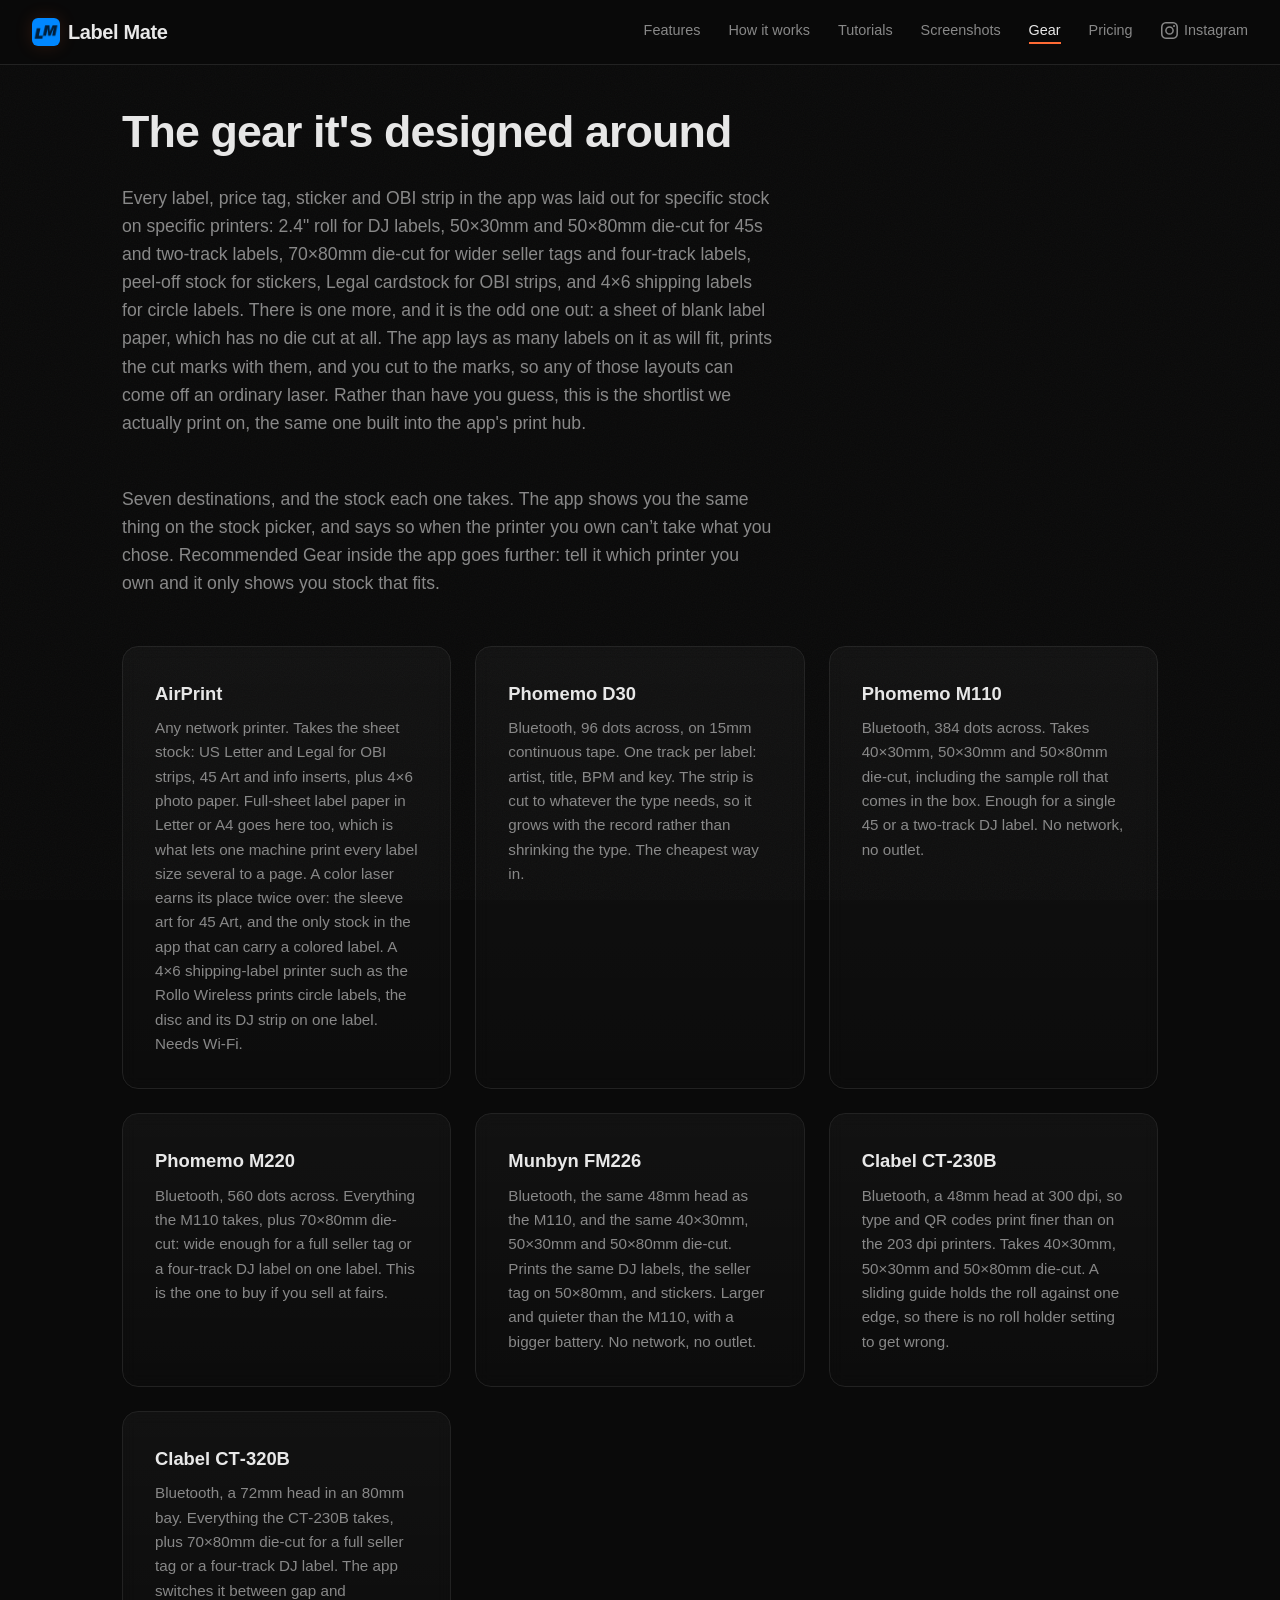
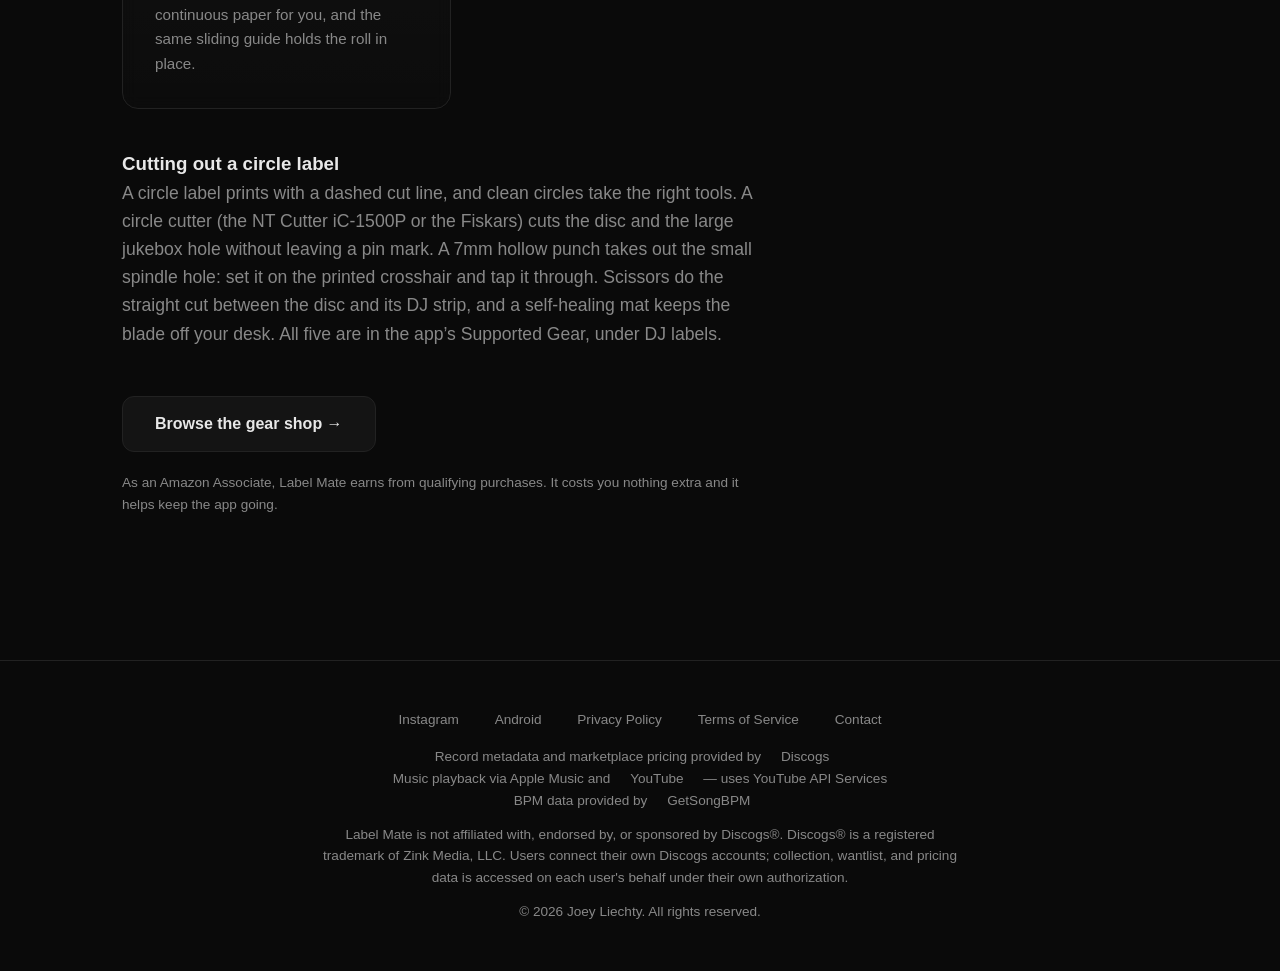
<file: gear.html>
<!DOCTYPE html>
<html lang="en">
<head>
  <meta charset="UTF-8">
  <meta name="viewport" content="width=device-width, initial-scale=1.0">
  <title>Gear - Label Mate</title>
  <meta name="description" content="The printers, label stock and cardstock Label Mate's print layouts were designed around.">
  <meta property="og:title" content="Gear - Label Mate">
  <meta property="og:description" content="The printers, label stock and cardstock Label Mate's print layouts were designed around.">
  <meta property="og:type" content="website">
  <link rel="stylesheet" href="styles.css">
</head>
<body>
<nav>
  <a class="nav-brand" href="index.html"><img src="icon.png" alt="" class="nav-icon">Label&nbsp;Mate</a>
  <div class="nav-links">
    <a href="features.html">Features</a>
    <a href="how-it-works.html">How it works</a>
    <a href="tutorials.html">Tutorials</a>
    <a href="screenshots.html">Screenshots</a>
    <a href="gear.html" class="is-active">Gear</a>
    <a href="pricing.html">Pricing</a>
    <a class="nav-ig" href="https://www.instagram.com/labelmateapp/" target="_blank" rel="noopener" aria-label="Label Mate on Instagram"><svg viewBox="0 0 24 24" aria-hidden="true"><path d="M12 2.16c3.2 0 3.58.01 4.85.07 1.17.05 1.8.25 2.23.41.56.22.96.48 1.38.9.42.42.68.82.9 1.38.16.42.36 1.06.41 2.23.06 1.27.07 1.65.07 4.85s-.01 3.58-.07 4.85c-.05 1.17-.25 1.8-.41 2.23-.22.56-.48.96-.9 1.38-.42.42-.82.68-1.38.9-.42.16-1.06.36-2.23.41-1.27.06-1.65.07-4.85.07s-3.58-.01-4.85-.07c-1.17-.05-1.8-.25-2.23-.41-.56-.22-.96-.48-1.38-.9-.42-.42-.68-.82-.9-1.38-.16-.42-.36-1.06-.41-2.23-.06-1.27-.07-1.65-.07-4.85s.01-3.58.07-4.85c.05-1.17.25-1.8.41-2.23.22-.56.48-.96.9-1.38.42-.42.82-.68 1.38-.9.42-.16 1.06-.36 2.23-.41 1.27-.06 1.65-.07 4.85-.07M12 0C8.74 0 8.33.01 7.05.07 5.78.13 4.9.33 4.14.63c-.79.3-1.46.72-2.13 1.38C1.35 2.68.93 3.35.63 4.14.33 4.9.13 5.78.07 7.05.01 8.33 0 8.74 0 12s.01 3.67.07 4.95c.06 1.27.26 2.15.56 2.91.3.79.72 1.46 1.38 2.13.67.66 1.34 1.08 2.13 1.38.76.3 1.64.5 2.91.56C8.33 23.99 8.74 24 12 24s3.67-.01 4.95-.07c1.27-.06 2.15-.26 2.91-.56.79-.3 1.46-.72 2.13-1.38.66-.67 1.08-1.34 1.38-2.13.3-.76.5-1.64.56-2.91.06-1.28.07-1.69.07-4.95s-.01-3.67-.07-4.95c-.06-1.27-.26-2.15-.56-2.91-.3-.79-.72-1.46-1.38-2.13C21.32 1.35 20.65.93 19.86.63 19.1.33 18.22.13 16.95.07 15.67.01 15.26 0 12 0z"/><path d="M12 5.84A6.16 6.16 0 1 0 18.16 12 6.16 6.16 0 0 0 12 5.84zM12 16a4 4 0 1 1 4-4 4 4 0 0 1-4 4z"/><circle cx="18.41" cy="5.59" r="1.44"/></svg><span>Instagram</span></a>
  </div>
</nav>
<section id="gear">
  <h2>The gear it's designed around</h2>
  <p>Every label, price tag, sticker and OBI strip in the app was laid out for specific stock on specific printers: 2.4&quot; roll for DJ labels, 50&times;30mm and 50&times;80mm die-cut for 45s and two-track labels, 70&times;80mm die-cut for wider seller tags and four-track labels, peel-off stock for stickers, Legal cardstock for OBI strips, and 4&times;6 shipping labels for circle labels. There is one more, and it is the odd one out: a sheet of blank label paper, which has no die cut at all. The app lays as many labels on it as will fit, prints the cut marks with them, and you cut to the marks, so any of those layouts can come off an ordinary laser. Rather than have you guess, this is the shortlist we actually print on, the same one built into the app's print hub.</p>
  <p>Seven destinations, and the stock each one takes. The app shows you the same thing on the stock picker, and says so when the printer you own can&rsquo;t take what you chose. Recommended Gear inside the app goes further: tell it which printer you own and it only shows you stock that fits.</p>
  <div class="features">
    <div class="feature-card">
      <h3>AirPrint</h3>
      <p>Any network printer. Takes the sheet stock: US Letter and Legal for OBI strips, 45 Art and info inserts, plus 4&times;6 photo paper. Full&#8209;sheet label paper in Letter or A4 goes here too, which is what lets one machine print every label size several to a page. A color laser earns its place twice over: the sleeve art for 45 Art, and the only stock in the app that can carry a colored label. A 4&times;6 shipping&#8209;label printer such as the Rollo Wireless prints circle labels, the disc and its DJ strip on one label. Needs Wi&#8209;Fi.</p>
    </div>
    <div class="feature-card">
      <h3>Phomemo D30</h3>
      <p>Bluetooth, 96 dots across, on 15mm continuous tape. One track per label: artist, title, BPM and key. The strip is cut to whatever the type needs, so it grows with the record rather than shrinking the type. The cheapest way in.</p>
    </div>
    <div class="feature-card">
      <h3>Phomemo M110</h3>
      <p>Bluetooth, 384 dots across. Takes 40&times;30mm, 50&times;30mm and 50&times;80mm die-cut, including the sample roll that comes in the box. Enough for a single 45 or a two-track DJ label. No network, no outlet.</p>
    </div>
    <div class="feature-card">
      <h3>Phomemo M220</h3>
      <p>Bluetooth, 560 dots across. Everything the M110 takes, plus 70&times;80mm die-cut: wide enough for a full seller tag or a four-track DJ label on one label. This is the one to buy if you sell at fairs.</p>
    </div>
    <div class="feature-card">
      <h3>Munbyn FM226</h3>
      <p>Bluetooth, the same 48mm head as the M110, and the same 40&times;30mm, 50&times;30mm and 50&times;80mm die&#8209;cut. Prints the same DJ labels, the seller tag on 50&times;80mm, and stickers. Larger and quieter than the M110, with a bigger battery. No network, no outlet.</p>
    </div>
    <div class="feature-card">
      <h3>Clabel CT&#8209;230B</h3>
      <p>Bluetooth, a 48mm head at 300 dpi, so type and QR codes print finer than on the 203 dpi printers. Takes 40&times;30mm, 50&times;30mm and 50&times;80mm die&#8209;cut. A sliding guide holds the roll against one edge, so there is no roll holder setting to get wrong.</p>
    </div>
    <div class="feature-card">
      <h3>Clabel CT&#8209;320B</h3>
      <p>Bluetooth, a 72mm head in an 80mm bay. Everything the CT&#8209;230B takes, plus 70&times;80mm die&#8209;cut for a full seller tag or a four&#8209;track DJ label. The app switches it between gap and continuous paper for you, and the same sliding guide holds the roll in place.</p>
    </div>
  </div>
  <h3 style="margin-top: 2.5rem;">Cutting out a circle label</h3>
  <p>A circle label prints with a dashed cut line, and clean circles take the right tools. A circle cutter (the NT Cutter iC&#8209;1500P or the Fiskars) cuts the disc and the large jukebox hole without leaving a pin mark. A 7mm hollow punch takes out the small spindle hole: set it on the printed crosshair and tap it through. Scissors do the straight cut between the disc and its DJ strip, and a self&#8209;healing mat keeps the blade off your desk. All five are in the app&rsquo;s Supported Gear, under DJ labels.</p>
  <a class="cta cta-secondary" href="https://amzn.to/3RWLGwb" target="_blank" rel="noopener sponsored">Browse the gear shop &rarr;</a>
  <p style="max-width: 650px; margin-top: 1.25rem; font-size: 0.85rem; color: var(--text-muted);">As an Amazon Associate, Label Mate earns from qualifying purchases. It costs you nothing extra and it helps keep the app going.</p>
</section>
<footer id="site-footer">
  <div class="footer-links">
    <a href="https://www.instagram.com/labelmateapp/" target="_blank" rel="noopener">Instagram</a>
    <a href="android.html">Android</a>
    <a href="privacy.html">Privacy Policy</a>
    <a href="terms.html">Terms of Service</a>
    <a href="mailto:joeyliechty@gmail.com">Contact</a>
  </div>
  <p>Record metadata and marketplace pricing provided by <a href="https://www.discogs.com" target="_blank" rel="noopener">Discogs</a></p>
  <p>Music playback via Apple&nbsp;Music and <a href="https://www.youtube.com" target="_blank" rel="noopener">YouTube</a> — uses YouTube API Services</p>
  <p>BPM data provided by <a href="https://getsongbpm.com" target="_blank" rel="noopener">GetSongBPM</a></p>
  <p style="max-width: 640px; margin: 0.75rem auto 0;">Label Mate is not affiliated with, endorsed by, or sponsored by Discogs&reg;. Discogs&reg; is a registered trademark of Zink Media, LLC. Users connect their own Discogs accounts; collection, wantlist, and pricing data is accessed on each user's behalf under their own authorization.</p>
  <p style="margin-top: 0.75rem;">&copy; 2026 Joey Liechty. All rights reserved.</p>
</footer>
<script src="site.js"></script>
</body>
</html>
</file>
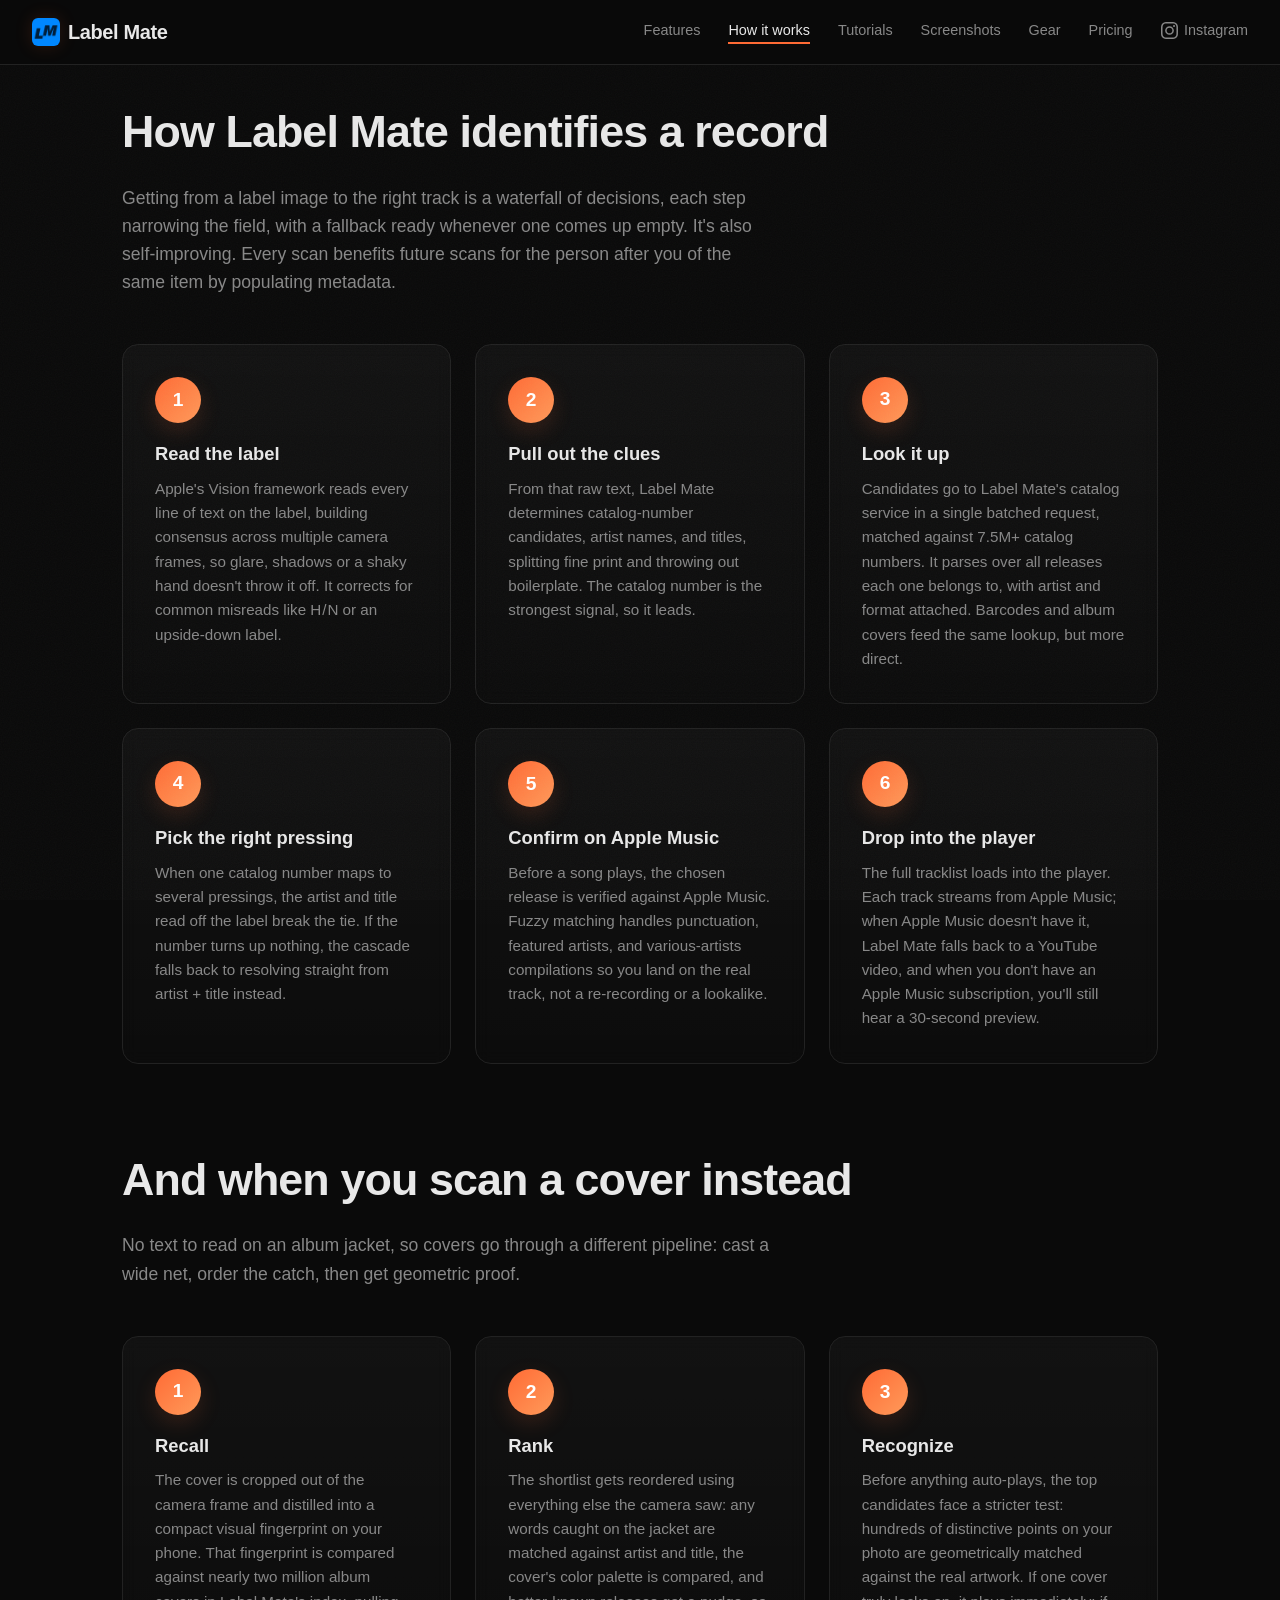
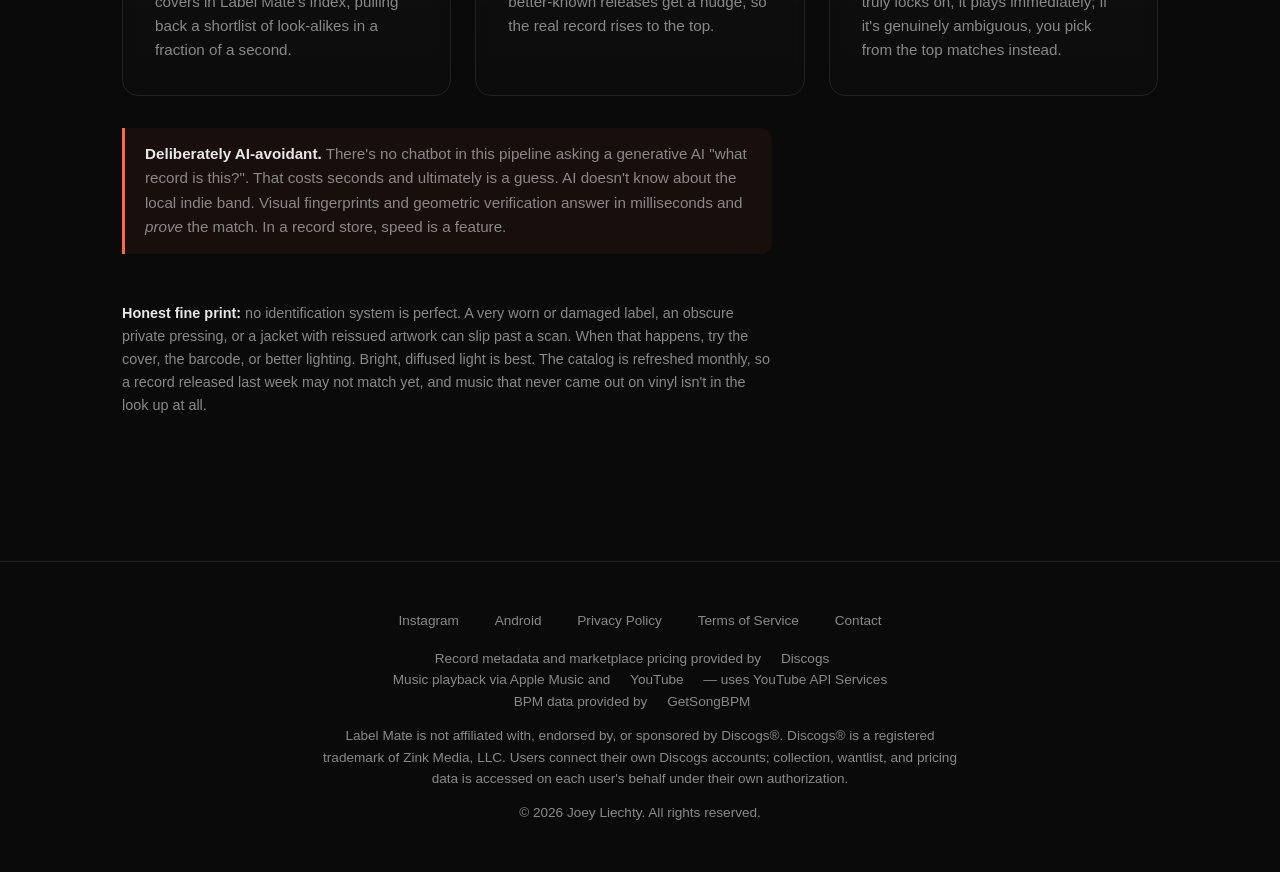
<file: how-it-works.html>
<!DOCTYPE html>
<html lang="en">
<head>
  <meta charset="UTF-8">
  <meta name="viewport" content="width=device-width, initial-scale=1.0">
  <title>How it works - Label Mate</title>
  <meta name="description" content="How Label Mate identifies a record from its label or its cover, using OCR, catalogue numbers and a Discogs-sourced database.">
  <meta property="og:title" content="How it works - Label Mate">
  <meta property="og:description" content="How Label Mate identifies a record from its label or its cover, using OCR, catalogue numbers and a Discogs-sourced database.">
  <meta property="og:type" content="website">
  <link rel="stylesheet" href="styles.css">
</head>
<body>
<nav>
  <a class="nav-brand" href="index.html"><img src="icon.png" alt="" class="nav-icon">Label&nbsp;Mate</a>
  <div class="nav-links">
    <a href="features.html">Features</a>
    <a href="how-it-works.html" class="is-active">How it works</a>
    <a href="tutorials.html">Tutorials</a>
    <a href="screenshots.html">Screenshots</a>
    <a href="gear.html">Gear</a>
    <a href="pricing.html">Pricing</a>
    <a class="nav-ig" href="https://www.instagram.com/labelmateapp/" target="_blank" rel="noopener" aria-label="Label Mate on Instagram"><svg viewBox="0 0 24 24" aria-hidden="true"><path d="M12 2.16c3.2 0 3.58.01 4.85.07 1.17.05 1.8.25 2.23.41.56.22.96.48 1.38.9.42.42.68.82.9 1.38.16.42.36 1.06.41 2.23.06 1.27.07 1.65.07 4.85s-.01 3.58-.07 4.85c-.05 1.17-.25 1.8-.41 2.23-.22.56-.48.96-.9 1.38-.42.42-.82.68-1.38.9-.42.16-1.06.36-2.23.41-1.27.06-1.65.07-4.85.07s-3.58-.01-4.85-.07c-1.17-.05-1.8-.25-2.23-.41-.56-.22-.96-.48-1.38-.9-.42-.42-.68-.82-.9-1.38-.16-.42-.36-1.06-.41-2.23-.06-1.27-.07-1.65-.07-4.85s.01-3.58.07-4.85c.05-1.17.25-1.8.41-2.23.22-.56.48-.96.9-1.38.42-.42.82-.68 1.38-.9.42-.16 1.06-.36 2.23-.41 1.27-.06 1.65-.07 4.85-.07M12 0C8.74 0 8.33.01 7.05.07 5.78.13 4.9.33 4.14.63c-.79.3-1.46.72-2.13 1.38C1.35 2.68.93 3.35.63 4.14.33 4.9.13 5.78.07 7.05.01 8.33 0 8.74 0 12s.01 3.67.07 4.95c.06 1.27.26 2.15.56 2.91.3.79.72 1.46 1.38 2.13.67.66 1.34 1.08 2.13 1.38.76.3 1.64.5 2.91.56C8.33 23.99 8.74 24 12 24s3.67-.01 4.95-.07c1.27-.06 2.15-.26 2.91-.56.79-.3 1.46-.72 2.13-1.38.66-.67 1.08-1.34 1.38-2.13.3-.76.5-1.64.56-2.91.06-1.28.07-1.69.07-4.95s-.01-3.67-.07-4.95c-.06-1.27-.26-2.15-.56-2.91-.3-.79-.72-1.46-1.38-2.13C21.32 1.35 20.65.93 19.86.63 19.1.33 18.22.13 16.95.07 15.67.01 15.26 0 12 0z"/><path d="M12 5.84A6.16 6.16 0 1 0 18.16 12 6.16 6.16 0 0 0 12 5.84zM12 16a4 4 0 1 1 4-4 4 4 0 0 1-4 4z"/><circle cx="18.41" cy="5.59" r="1.44"/></svg><span>Instagram</span></a>
  </div>
</nav>
<section id="how">
  <h2>How Label Mate identifies a record</h2>
  <p>Getting from a label image to the right track is a waterfall of decisions, each step narrowing the field, with a fallback ready whenever one comes up empty. It's also self-improving. Every scan benefits future scans for the person after you of the same item by populating metadata.</p>
  <div class="features">
    <div class="feature-card">
      <div class="feature-icon" style="color: var(--accent); font-weight: 800;">1</div>
      <h3>Read the label</h3>
      <p>Apple's Vision framework reads every line of text on the label, building consensus across multiple camera frames, so glare, shadows or a shaky hand doesn't throw it off. It corrects for common misreads like H&#8202;/&#8202;N or an upside-down label.</p>
    </div>
    <div class="feature-card">
      <div class="feature-icon" style="color: var(--accent); font-weight: 800;">2</div>
      <h3>Pull out the clues</h3>
      <p>From that raw text, Label Mate determines catalog-number candidates, artist names, and titles, splitting fine print and throwing out boilerplate. The catalog number is the strongest signal, so it leads.</p>
    </div>
    <div class="feature-card">
      <div class="feature-icon" style="color: var(--accent); font-weight: 800;">3</div>
      <h3>Look it up</h3>
      <p>Candidates go to Label Mate's catalog service in a single batched request, matched against 7.5M+  catalog numbers. It parses over all releases each one belongs to, with artist and format attached. Barcodes and album covers feed the same lookup, but more direct.</p>
    </div>
    <div class="feature-card">
      <div class="feature-icon" style="color: var(--accent); font-weight: 800;">4</div>
      <h3>Pick the right pressing</h3>
      <p>When one catalog number maps to several pressings, the artist and title read off the label break the tie. If the number turns up nothing, the cascade falls back to resolving straight from artist&nbsp;+&nbsp;title instead.</p>
    </div>
    <div class="feature-card">
      <div class="feature-icon" style="color: var(--accent); font-weight: 800;">5</div>
      <h3>Confirm on Apple Music</h3>
      <p>Before a song plays, the chosen release is verified against Apple Music. Fuzzy matching handles punctuation, featured artists, and various-artists compilations so you land on the real track, not a re-recording or a lookalike.</p>
    </div>
    <div class="feature-card">
      <div class="feature-icon" style="color: var(--accent); font-weight: 800;">6</div>
      <h3>Drop into the player</h3>
      <p>The full tracklist loads into the player. Each track streams from Apple Music; when Apple Music doesn't have it, Label Mate falls back to a YouTube video, and when you don't have an Apple Music subscription, you'll still hear a 30-second preview.</p>
    </div>
  </div>

  <h2 style="margin-top: 5rem;">And when you scan a cover instead</h2>
  <p style="color: var(--text-muted); font-size: 1.1rem; max-width: 650px; margin-bottom: 3rem;">No text to read on an album jacket, so covers go through a different pipeline: cast a wide net, order the catch, then get geometric proof.</p>
  <div class="features">
    <div class="feature-card">
      <div class="feature-icon" style="color: var(--accent); font-weight: 800;">1</div>
      <h3>Recall</h3>
      <p>The cover is cropped out of the camera frame and distilled into a compact visual fingerprint on your phone. That fingerprint is compared against nearly two million album covers in Label Mate's index, pulling back a shortlist of look-alikes in a fraction of a second.</p>
    </div>
    <div class="feature-card">
      <div class="feature-icon" style="color: var(--accent); font-weight: 800;">2</div>
      <h3>Rank</h3>
      <p>The shortlist gets reordered using everything else the camera saw: any words caught on the jacket are matched against artist and title, the cover's color palette is compared, and better-known releases get a nudge, so the real record rises to the top.</p>
    </div>
    <div class="feature-card">
      <div class="feature-icon" style="color: var(--accent); font-weight: 800;">3</div>
      <h3>Recognize</h3>
      <p>Before anything auto-plays, the top candidates face a stricter test: hundreds of distinctive points on your photo are geometrically matched against the real artwork. If one cover truly locks on, it plays immediately; if it's genuinely ambiguous, you pick from the top matches instead.</p>
    </div>
  </div>
  <p style="max-width: 650px; margin-top: 2rem; padding: 0.9rem 1.25rem; border-left: 3px solid var(--accent); background: rgba(255, 107, 53, 0.06); border-radius: 0 12px 12px 0; color: var(--text-muted); font-size: 0.95rem;">
    <strong style="color: var(--text);">Deliberately AI-avoidant.</strong> There's no chatbot in this pipeline asking a generative AI "what record is this?". That costs seconds and ultimately is a guess. AI doesn't know about the local indie band. Visual fingerprints and geometric verification answer in milliseconds and <em>prove</em> the match. In a record store, speed is a feature.
  </p>
  <p style="max-width: 650px; margin-top: 1.25rem; color: var(--text-muted); font-size: 0.9rem;">
    <strong style="color: var(--text);">Honest fine print:</strong> no identification system is perfect. A very worn or damaged label, an obscure private pressing, or a jacket with reissued artwork can slip past a scan. When that happens, try the cover, the barcode, or better lighting. Bright, diffused light is best. The catalog is refreshed monthly, so a record released last week may not match yet, and music that never came out on vinyl isn't in the look up at all.
  </p>
</section>
<footer id="site-footer">
  <div class="footer-links">
    <a href="https://www.instagram.com/labelmateapp/" target="_blank" rel="noopener">Instagram</a>
    <a href="android.html">Android</a>
    <a href="privacy.html">Privacy Policy</a>
    <a href="terms.html">Terms of Service</a>
    <a href="mailto:joeyliechty@gmail.com">Contact</a>
  </div>
  <p>Record metadata and marketplace pricing provided by <a href="https://www.discogs.com" target="_blank" rel="noopener">Discogs</a></p>
  <p>Music playback via Apple&nbsp;Music and <a href="https://www.youtube.com" target="_blank" rel="noopener">YouTube</a> — uses YouTube API Services</p>
  <p>BPM data provided by <a href="https://getsongbpm.com" target="_blank" rel="noopener">GetSongBPM</a></p>
  <p style="max-width: 640px; margin: 0.75rem auto 0;">Label Mate is not affiliated with, endorsed by, or sponsored by Discogs&reg;. Discogs&reg; is a registered trademark of Zink Media, LLC. Users connect their own Discogs accounts; collection, wantlist, and pricing data is accessed on each user's behalf under their own authorization.</p>
  <p style="margin-top: 0.75rem;">&copy; 2026 Joey Liechty. All rights reserved.</p>
</footer>
<script src="site.js"></script>
</body>
</html>
</file>
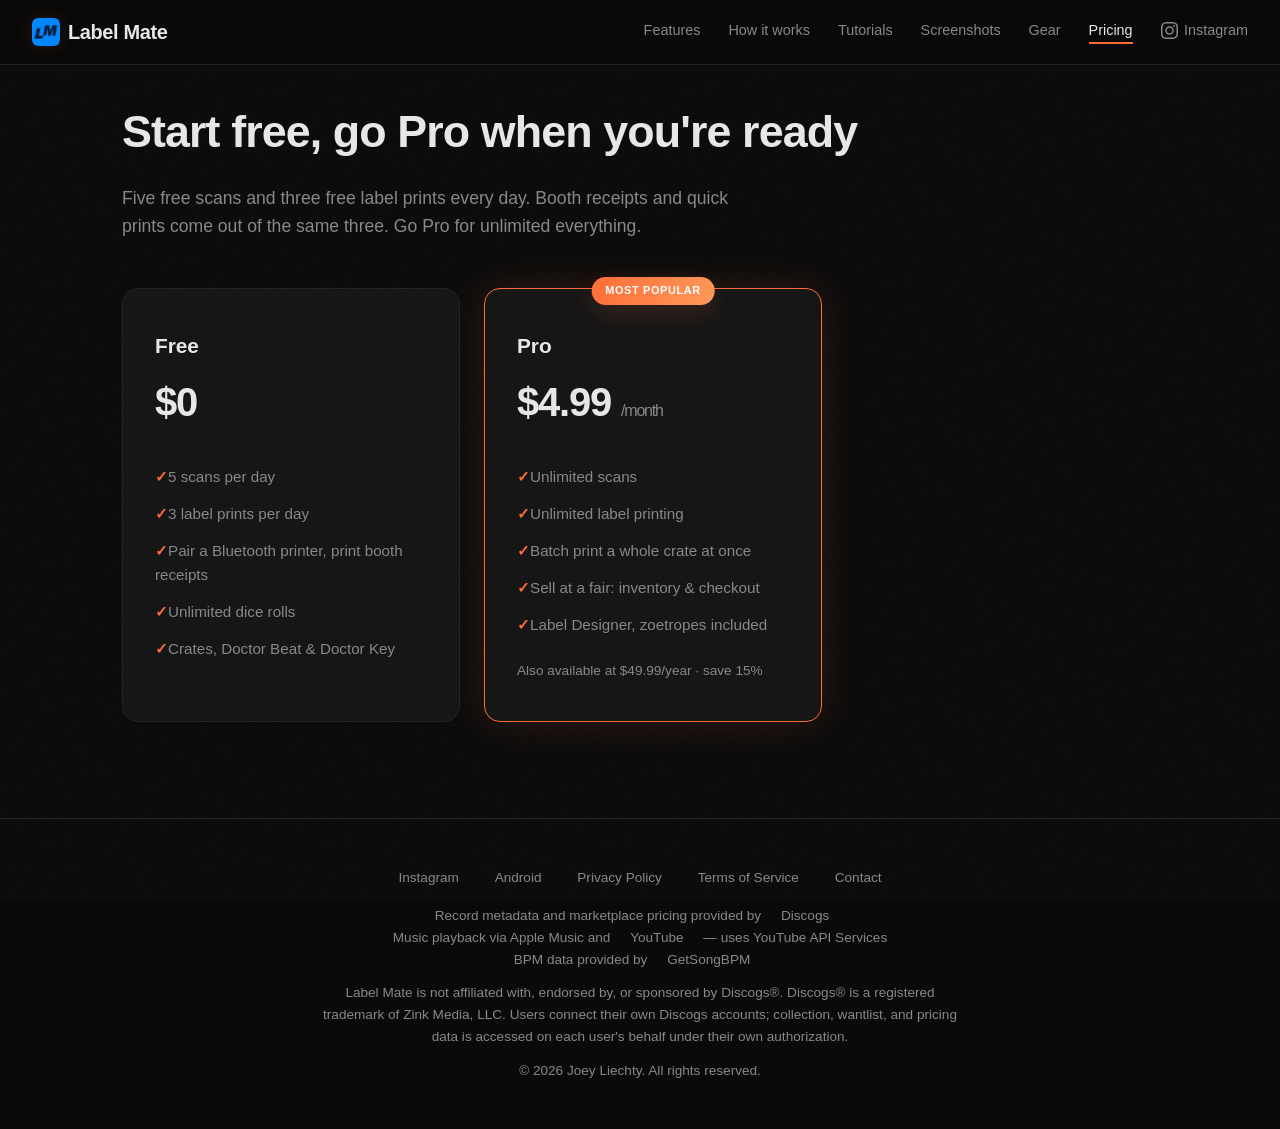
<file: pricing.html>
<!DOCTYPE html>
<html lang="en">
<head>
  <meta charset="UTF-8">
  <meta name="viewport" content="width=device-width, initial-scale=1.0">
  <title>Pricing - Label Mate</title>
  <meta name="description" content="Label Mate is free to start. Pro unlocks unlimited scanning, batch printing and seller tools.">
  <meta property="og:title" content="Pricing - Label Mate">
  <meta property="og:description" content="Label Mate is free to start. Pro unlocks unlimited scanning, batch printing and seller tools.">
  <meta property="og:type" content="website">
  <link rel="stylesheet" href="styles.css">
</head>
<body>
<nav>
  <a class="nav-brand" href="index.html"><img src="icon.png" alt="" class="nav-icon">Label&nbsp;Mate</a>
  <div class="nav-links">
    <a href="features.html">Features</a>
    <a href="how-it-works.html">How it works</a>
    <a href="tutorials.html">Tutorials</a>
    <a href="screenshots.html">Screenshots</a>
    <a href="gear.html">Gear</a>
    <a href="pricing.html" class="is-active">Pricing</a>
    <a class="nav-ig" href="https://www.instagram.com/labelmateapp/" target="_blank" rel="noopener" aria-label="Label Mate on Instagram"><svg viewBox="0 0 24 24" aria-hidden="true"><path d="M12 2.16c3.2 0 3.58.01 4.85.07 1.17.05 1.8.25 2.23.41.56.22.96.48 1.38.9.42.42.68.82.9 1.38.16.42.36 1.06.41 2.23.06 1.27.07 1.65.07 4.85s-.01 3.58-.07 4.85c-.05 1.17-.25 1.8-.41 2.23-.22.56-.48.96-.9 1.38-.42.42-.82.68-1.38.9-.42.16-1.06.36-2.23.41-1.27.06-1.65.07-4.85.07s-3.58-.01-4.85-.07c-1.17-.05-1.8-.25-2.23-.41-.56-.22-.96-.48-1.38-.9-.42-.42-.68-.82-.9-1.38-.16-.42-.36-1.06-.41-2.23-.06-1.27-.07-1.65-.07-4.85s.01-3.58.07-4.85c.05-1.17.25-1.8.41-2.23.22-.56.48-.96.9-1.38.42-.42.82-.68 1.38-.9.42-.16 1.06-.36 2.23-.41 1.27-.06 1.65-.07 4.85-.07M12 0C8.74 0 8.33.01 7.05.07 5.78.13 4.9.33 4.14.63c-.79.3-1.46.72-2.13 1.38C1.35 2.68.93 3.35.63 4.14.33 4.9.13 5.78.07 7.05.01 8.33 0 8.74 0 12s.01 3.67.07 4.95c.06 1.27.26 2.15.56 2.91.3.79.72 1.46 1.38 2.13.67.66 1.34 1.08 2.13 1.38.76.3 1.64.5 2.91.56C8.33 23.99 8.74 24 12 24s3.67-.01 4.95-.07c1.27-.06 2.15-.26 2.91-.56.79-.3 1.46-.72 2.13-1.38.66-.67 1.08-1.34 1.38-2.13.3-.76.5-1.64.56-2.91.06-1.28.07-1.69.07-4.95s-.01-3.67-.07-4.95c-.06-1.27-.26-2.15-.56-2.91-.3-.79-.72-1.46-1.38-2.13C21.32 1.35 20.65.93 19.86.63 19.1.33 18.22.13 16.95.07 15.67.01 15.26 0 12 0z"/><path d="M12 5.84A6.16 6.16 0 1 0 18.16 12 6.16 6.16 0 0 0 12 5.84zM12 16a4 4 0 1 1 4-4 4 4 0 0 1-4 4z"/><circle cx="18.41" cy="5.59" r="1.44"/></svg><span>Instagram</span></a>
  </div>
</nav>
<section id="pricing">
  <h2>Start free, go Pro when you're ready</h2>
  <p>Five free scans and three free label prints every day. Booth receipts and quick prints come out of the same three. Go Pro for unlimited everything.</p>
  <div class="pricing-cards">
    <div class="pricing-card">
      <h3>Free</h3>
      <div class="price">$0</div>
      <ul>
        <li>5 scans per day</li>
        <li>3 label prints per day</li>
        <li>Pair a Bluetooth printer, print booth receipts</li>
        <li>Unlimited dice rolls</li>
        <li>Crates, Doctor Beat &amp; Doctor Key</li>
      </ul>
    </div>
    <div class="pricing-card featured">
      <h3>Pro</h3>
      <div class="price">$4.99 <span>/month</span></div>
      <ul>
        <li>Unlimited scans</li>
        <li>Unlimited label printing</li>
        <li>Batch print a whole crate at once</li>
        <li>Sell at a fair: inventory &amp; checkout</li>
        <li>Label Designer, zoetropes included</li>
      </ul>
      <p style="color: var(--text-muted); font-size: 0.85rem; margin-top: 1rem;">Also available at $49.99/year &middot; save 15%</p>
    </div>
  </div>
</section>
<footer id="site-footer">
  <div class="footer-links">
    <a href="https://www.instagram.com/labelmateapp/" target="_blank" rel="noopener">Instagram</a>
    <a href="android.html">Android</a>
    <a href="privacy.html">Privacy Policy</a>
    <a href="terms.html">Terms of Service</a>
    <a href="mailto:joeyliechty@gmail.com">Contact</a>
  </div>
  <p>Record metadata and marketplace pricing provided by <a href="https://www.discogs.com" target="_blank" rel="noopener">Discogs</a></p>
  <p>Music playback via Apple&nbsp;Music and <a href="https://www.youtube.com" target="_blank" rel="noopener">YouTube</a> — uses YouTube API Services</p>
  <p>BPM data provided by <a href="https://getsongbpm.com" target="_blank" rel="noopener">GetSongBPM</a></p>
  <p style="max-width: 640px; margin: 0.75rem auto 0;">Label Mate is not affiliated with, endorsed by, or sponsored by Discogs&reg;. Discogs&reg; is a registered trademark of Zink Media, LLC. Users connect their own Discogs accounts; collection, wantlist, and pricing data is accessed on each user's behalf under their own authorization.</p>
  <p style="margin-top: 0.75rem;">&copy; 2026 Joey Liechty. All rights reserved.</p>
</footer>
<script src="site.js"></script>
</body>
</html>
</file>
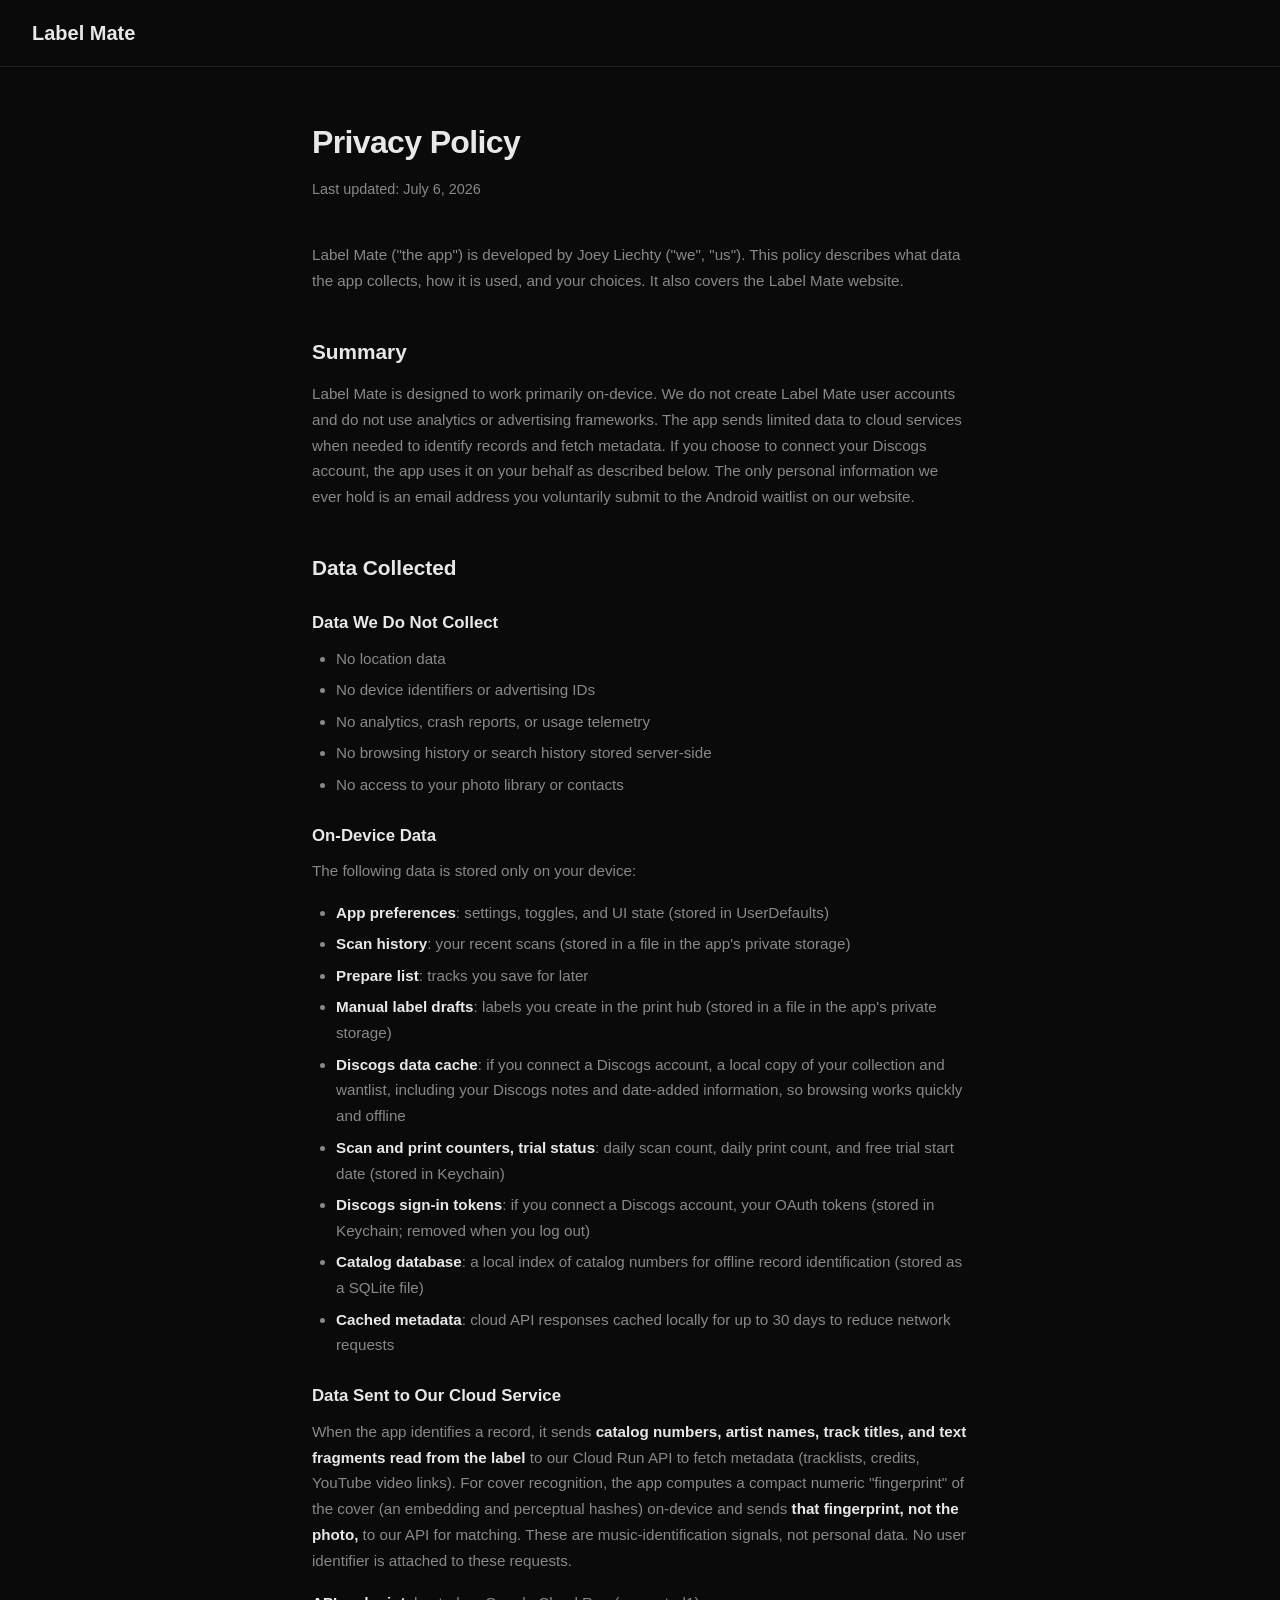
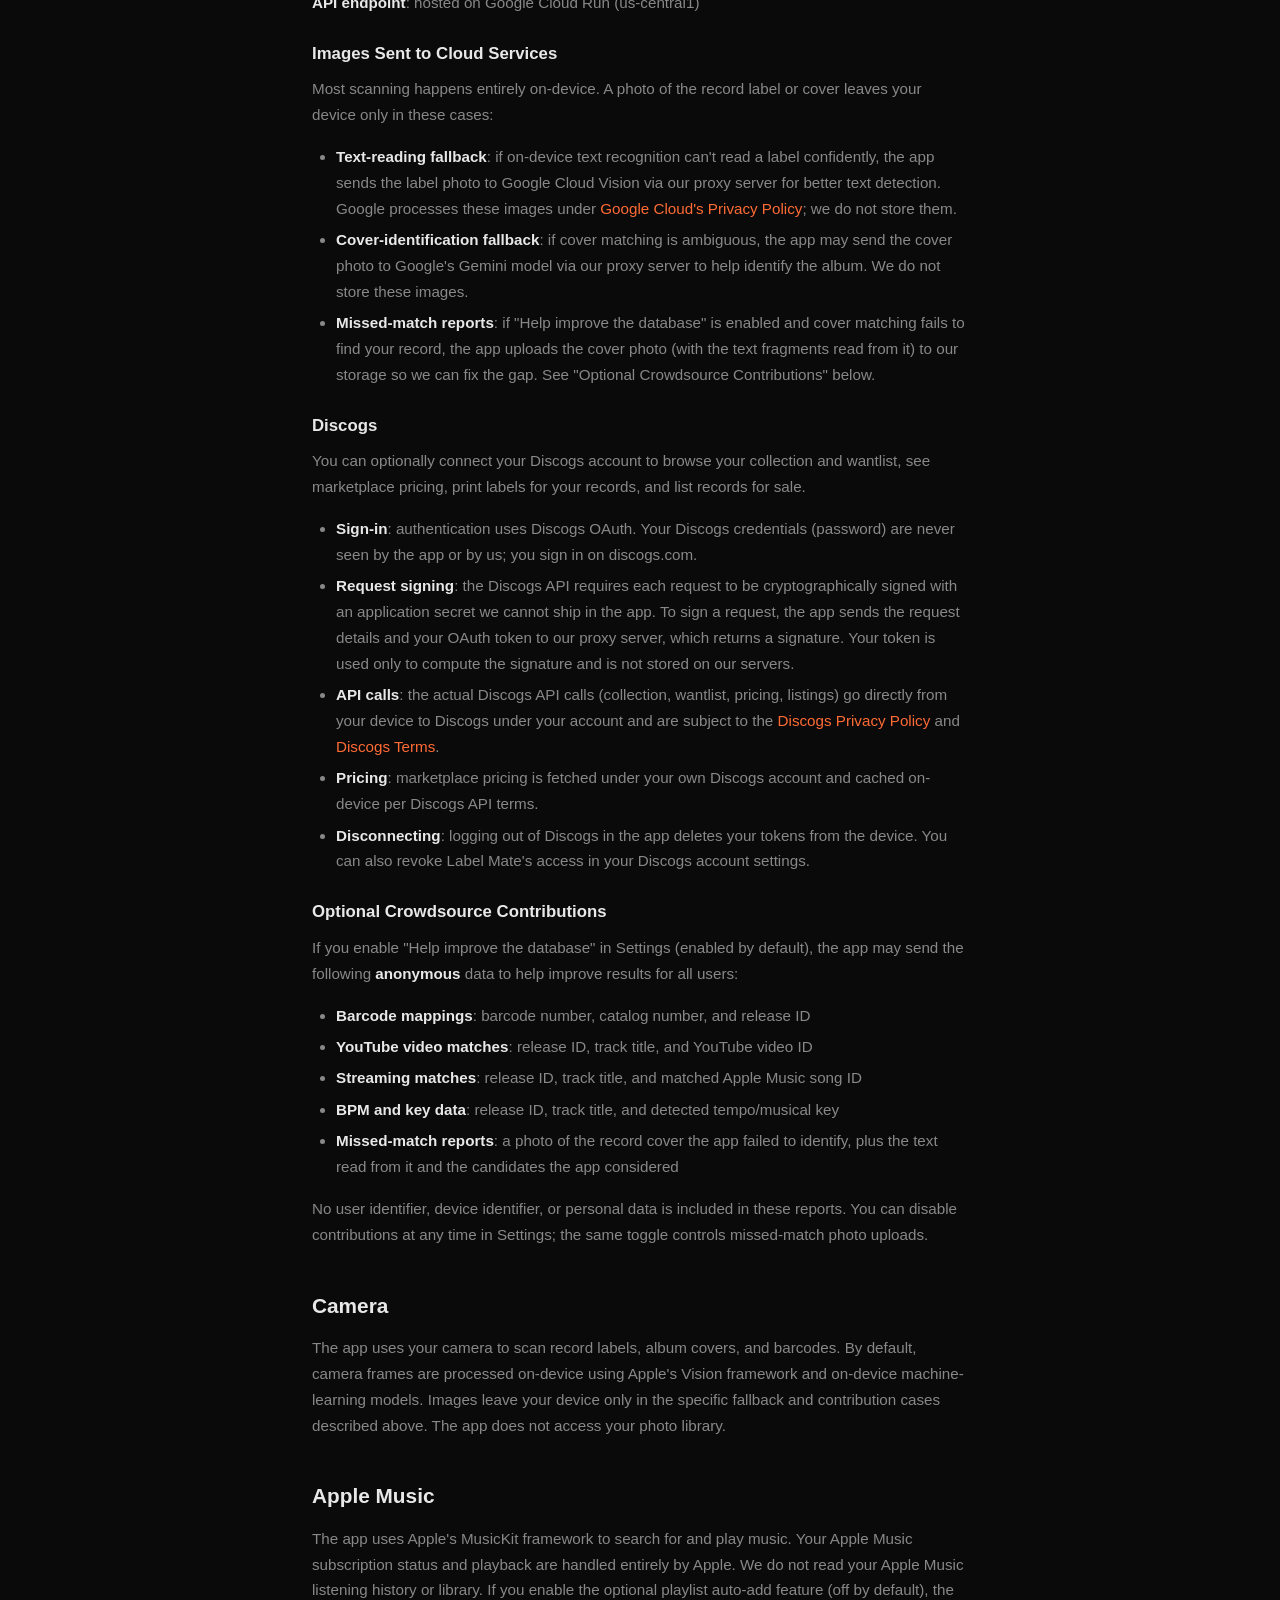
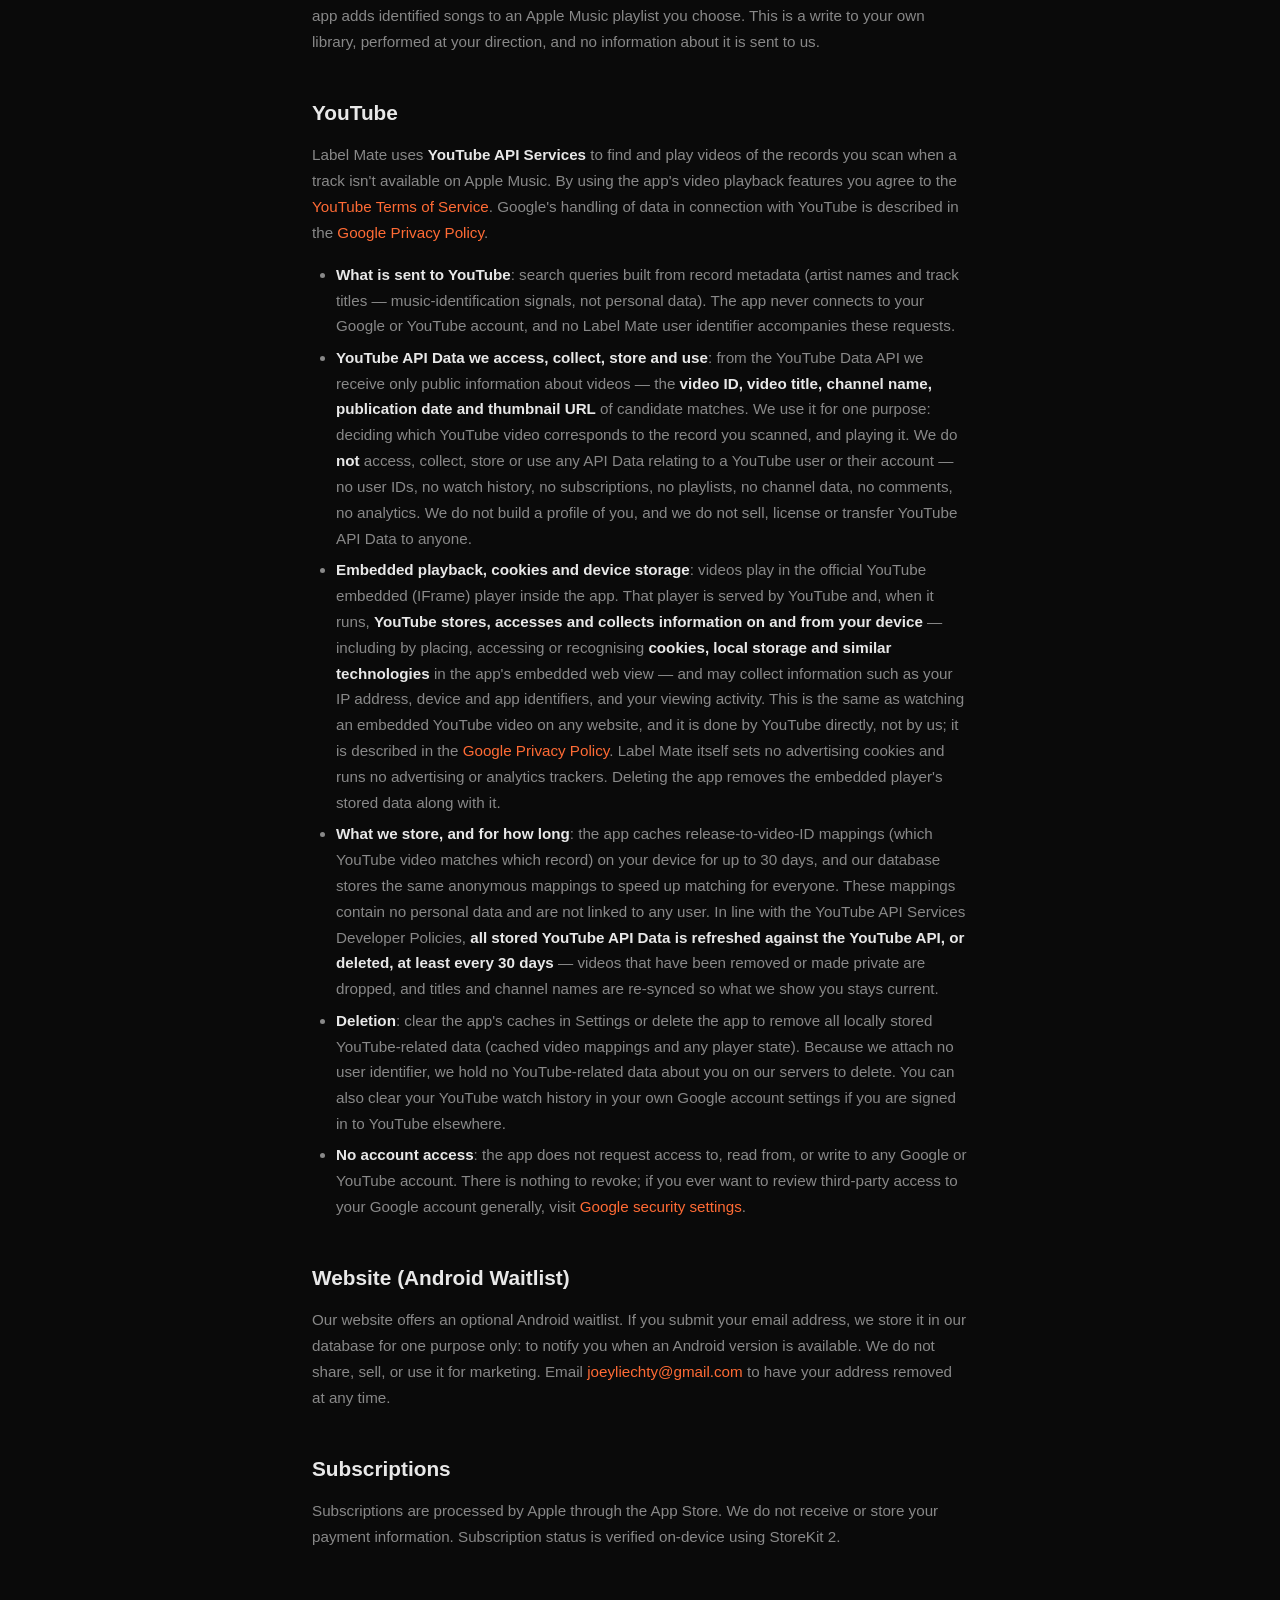
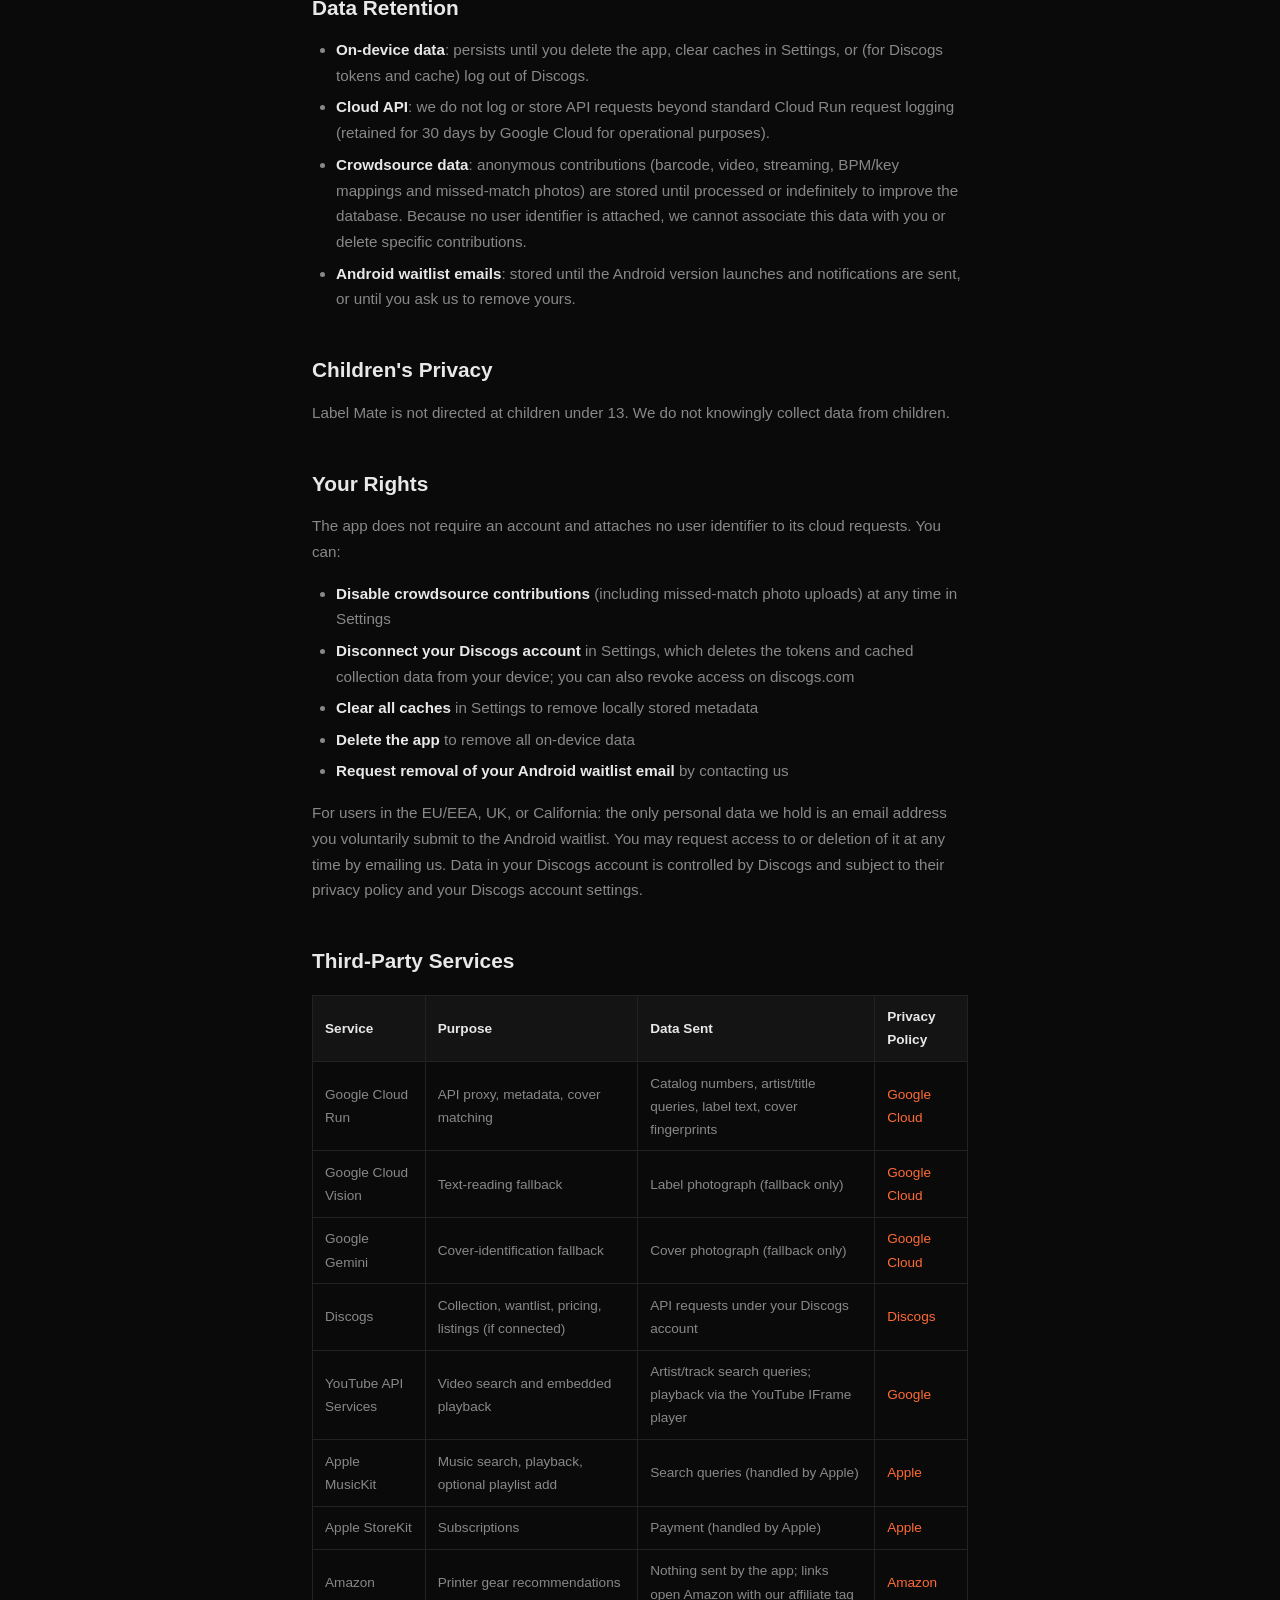
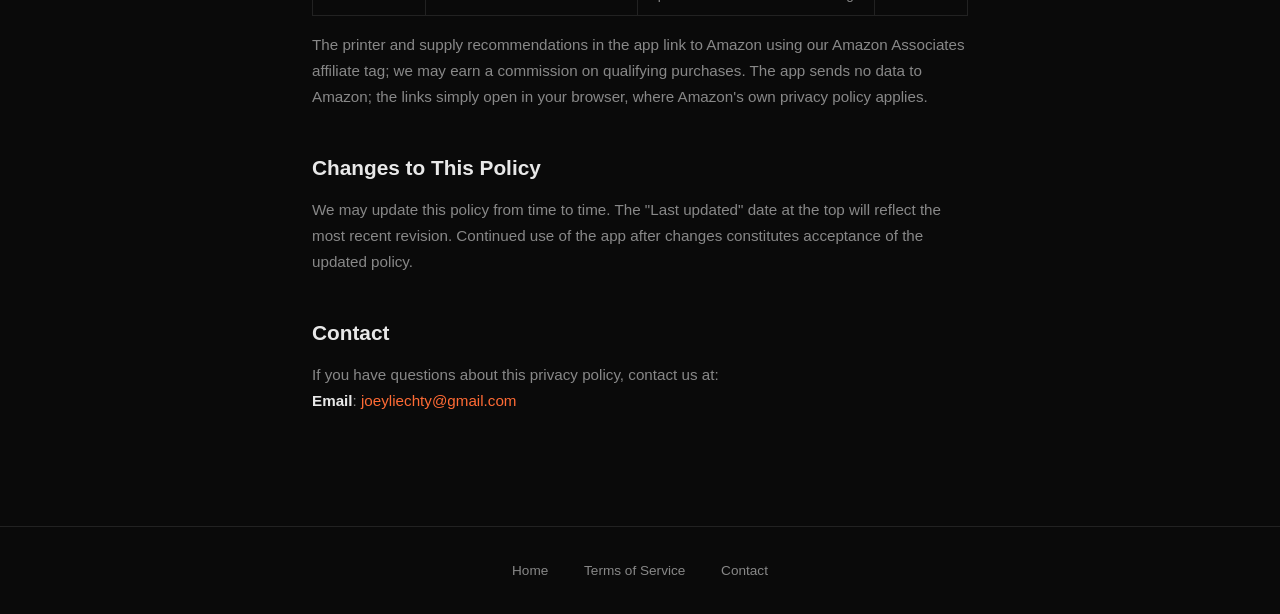
<file: privacy.html>
<!DOCTYPE html>
<html lang="en">
<head>
  <meta charset="UTF-8">
  <meta name="viewport" content="width=device-width, initial-scale=1.0">
  <title>Privacy Policy - Label Mate</title>
  <style>
    :root {
      --bg: #0a0a0a;
      --surface: #141414;
      --border: #222;
      --text: #e8e8e8;
      --text-muted: #888;
      --accent: #ff6b35;
    }
    * { margin: 0; padding: 0; box-sizing: border-box; }
    body {
      font-family: -apple-system, BlinkMacSystemFont, 'SF Pro Display', 'Segoe UI', Roboto, sans-serif;
      background: var(--bg);
      color: var(--text);
      line-height: 1.7;
      -webkit-font-smoothing: antialiased;
    }
    nav {
      padding: 1rem 2rem;
      border-bottom: 1px solid var(--border);
      display: flex;
      justify-content: space-between;
      align-items: center;
    }
    .nav-brand { font-size: 1.25rem; font-weight: 700; }
    .nav-brand a { color: var(--text); text-decoration: none; }
    .content {
      max-width: 720px;
      margin: 0 auto;
      padding: 3rem 2rem 6rem;
    }
    h1 {
      font-size: 2rem;
      font-weight: 700;
      letter-spacing: -0.02em;
      margin-bottom: 0.5rem;
    }
    .updated {
      color: var(--text-muted);
      font-size: 0.9rem;
      margin-bottom: 2.5rem;
    }
    h2 {
      font-size: 1.3rem;
      font-weight: 600;
      margin-top: 2.5rem;
      margin-bottom: 0.75rem;
    }
    h3 {
      font-size: 1.05rem;
      font-weight: 600;
      margin-top: 1.5rem;
      margin-bottom: 0.5rem;
    }
    p, li { color: var(--text-muted); font-size: 0.95rem; }
    p { margin-bottom: 1rem; }
    ul { padding-left: 1.5rem; margin-bottom: 1rem; }
    li { margin-bottom: 0.35rem; }
    a { color: var(--accent); text-decoration: none; }
    a:hover { text-decoration: underline; }
    table {
      width: 100%;
      border-collapse: collapse;
      margin: 1rem 0;
      font-size: 0.85rem;
    }
    th, td {
      border: 1px solid var(--border);
      padding: 0.6rem 0.75rem;
      text-align: left;
      color: var(--text-muted);
    }
    th { color: var(--text); font-weight: 600; background: var(--surface); }
    strong { color: var(--text); }
    footer {
      border-top: 1px solid var(--border);
      padding: 2rem;
      text-align: center;
      color: var(--text-muted);
      font-size: 0.85rem;
    }
    footer a { color: var(--text-muted); margin: 0 1rem; }
    @media (max-width: 600px) {
      .content { padding: 2rem 1.25rem 4rem; }
      table { font-size: 0.75rem; }
    }
  </style>
</head>
<body>

<nav>
  <div class="nav-brand"><a href="index.html">Label Mate</a></div>
</nav>

<div class="content">
  <h1>Privacy Policy</h1>
  <p class="updated">Last updated: July 6, 2026</p>

  <p>Label Mate ("the app") is developed by Joey Liechty ("we", "us"). This policy describes what data the app collects, how it is used, and your choices. It also covers the Label Mate website.</p>

  <h2>Summary</h2>
  <p>Label Mate is designed to work primarily on-device. We do not create Label Mate user accounts and do not use analytics or advertising frameworks. The app sends limited data to cloud services when needed to identify records and fetch metadata. If you choose to connect your Discogs account, the app uses it on your behalf as described below. The only personal information we ever hold is an email address you voluntarily submit to the Android waitlist on our website.</p>

  <h2>Data Collected</h2>

  <h3>Data We Do Not Collect</h3>
  <ul>
    <li>No location data</li>
    <li>No device identifiers or advertising IDs</li>
    <li>No analytics, crash reports, or usage telemetry</li>
    <li>No browsing history or search history stored server-side</li>
    <li>No access to your photo library or contacts</li>
  </ul>

  <h3>On-Device Data</h3>
  <p>The following data is stored only on your device:</p>
  <ul>
    <li><strong>App preferences</strong>: settings, toggles, and UI state (stored in UserDefaults)</li>
    <li><strong>Scan history</strong>: your recent scans (stored in a file in the app's private storage)</li>
    <li><strong>Prepare list</strong>: tracks you save for later</li>
    <li><strong>Manual label drafts</strong>: labels you create in the print hub (stored in a file in the app's private storage)</li>
    <li><strong>Discogs data cache</strong>: if you connect a Discogs account, a local copy of your collection and wantlist, including your Discogs notes and date-added information, so browsing works quickly and offline</li>
    <li><strong>Scan and print counters, trial status</strong>: daily scan count, daily print count, and free trial start date (stored in Keychain)</li>
    <li><strong>Discogs sign-in tokens</strong>: if you connect a Discogs account, your OAuth tokens (stored in Keychain; removed when you log out)</li>
    <li><strong>Catalog database</strong>: a local index of catalog numbers for offline record identification (stored as a SQLite file)</li>
    <li><strong>Cached metadata</strong>: cloud API responses cached locally for up to 30 days to reduce network requests</li>
  </ul>

  <h3>Data Sent to Our Cloud Service</h3>
  <p>When the app identifies a record, it sends <strong>catalog numbers, artist names, track titles, and text fragments read from the label</strong> to our Cloud Run API to fetch metadata (tracklists, credits, YouTube video links). For cover recognition, the app computes a compact numeric "fingerprint" of the cover (an embedding and perceptual hashes) on-device and sends <strong>that fingerprint, not the photo,</strong> to our API for matching. These are music-identification signals, not personal data. No user identifier is attached to these requests.</p>
  <p><strong>API endpoint</strong>: hosted on Google Cloud Run (us-central1)</p>

  <h3>Images Sent to Cloud Services</h3>
  <p>Most scanning happens entirely on-device. A photo of the record label or cover leaves your device only in these cases:</p>
  <ul>
    <li><strong>Text-reading fallback</strong>: if on-device text recognition can't read a label confidently, the app sends the label photo to Google Cloud Vision via our proxy server for better text detection. Google processes these images under <a href="https://cloud.google.com/terms/cloud-privacy-notice">Google Cloud's Privacy Policy</a>; we do not store them.</li>
    <li><strong>Cover-identification fallback</strong>: if cover matching is ambiguous, the app may send the cover photo to Google's Gemini model via our proxy server to help identify the album. We do not store these images.</li>
    <li><strong>Missed-match reports</strong>: if "Help improve the database" is enabled and cover matching fails to find your record, the app uploads the cover photo (with the text fragments read from it) to our storage so we can fix the gap. See "Optional Crowdsource Contributions" below.</li>
  </ul>

  <h3>Discogs</h3>
  <p>You can optionally connect your Discogs account to browse your collection and wantlist, see marketplace pricing, print labels for your records, and list records for sale.</p>
  <ul>
    <li><strong>Sign-in</strong>: authentication uses Discogs OAuth. Your Discogs credentials (password) are never seen by the app or by us; you sign in on discogs.com.</li>
    <li><strong>Request signing</strong>: the Discogs API requires each request to be cryptographically signed with an application secret we cannot ship in the app. To sign a request, the app sends the request details and your OAuth token to our proxy server, which returns a signature. Your token is used only to compute the signature and is not stored on our servers.</li>
    <li><strong>API calls</strong>: the actual Discogs API calls (collection, wantlist, pricing, listings) go directly from your device to Discogs under your account and are subject to the <a href="https://www.discogs.com/settings/privacy">Discogs Privacy Policy</a> and <a href="https://www.discogs.com/information/terms">Discogs Terms</a>.</li>
    <li><strong>Pricing</strong>: marketplace pricing is fetched under your own Discogs account and cached on-device per Discogs API terms.</li>
    <li><strong>Disconnecting</strong>: logging out of Discogs in the app deletes your tokens from the device. You can also revoke Label Mate's access in your Discogs account settings.</li>
  </ul>

  <h3 id="crowdsource">Optional Crowdsource Contributions</h3>
  <p>If you enable "Help improve the database" in Settings (enabled by default), the app may send the following <strong>anonymous</strong> data to help improve results for all users:</p>
  <ul>
    <li><strong>Barcode mappings</strong>: barcode number, catalog number, and release ID</li>
    <li><strong>YouTube video matches</strong>: release ID, track title, and YouTube video ID</li>
    <li><strong>Streaming matches</strong>: release ID, track title, and matched Apple Music song ID</li>
    <li><strong>BPM and key data</strong>: release ID, track title, and detected tempo/musical key</li>
    <li><strong>Missed-match reports</strong>: a photo of the record cover the app failed to identify, plus the text read from it and the candidates the app considered</li>
  </ul>
  <p>No user identifier, device identifier, or personal data is included in these reports. You can disable contributions at any time in Settings; the same toggle controls missed-match photo uploads.</p>

  <h2>Camera</h2>
  <p>The app uses your camera to scan record labels, album covers, and barcodes. By default, camera frames are processed on-device using Apple's Vision framework and on-device machine-learning models. Images leave your device only in the specific fallback and contribution cases described above. The app does not access your photo library.</p>

  <h2>Apple Music</h2>
  <p>The app uses Apple's MusicKit framework to search for and play music. Your Apple Music subscription status and playback are handled entirely by Apple. We do not read your Apple Music listening history or library. If you enable the optional playlist auto-add feature (off by default), the app adds identified songs to an Apple Music playlist you choose. This is a write to your own library, performed at your direction, and no information about it is sent to us.</p>

  <h2 id="youtube">YouTube</h2>
  <p>Label Mate uses <strong>YouTube API Services</strong> to find and play videos of the records you scan when a track isn't available on Apple Music. By using the app's video playback features you agree to the <a href="https://www.youtube.com/t/terms">YouTube Terms of Service</a>. Google's handling of data in connection with YouTube is described in the <a href="http://www.google.com/policies/privacy">Google Privacy Policy</a>.</p>
  <ul>
    <li><strong>What is sent to YouTube</strong>: search queries built from record metadata (artist names and track titles — music-identification signals, not personal data). The app never connects to your Google or YouTube account, and no Label Mate user identifier accompanies these requests.</li>
    <li><strong>YouTube API Data we access, collect, store and use</strong>: from the YouTube Data API we receive only public information about videos — the <strong>video ID, video title, channel name, publication date and thumbnail URL</strong> of candidate matches. We use it for one purpose: deciding which YouTube video corresponds to the record you scanned, and playing it. We do <strong>not</strong> access, collect, store or use any API Data relating to a YouTube user or their account — no user IDs, no watch history, no subscriptions, no playlists, no channel data, no comments, no analytics. We do not build a profile of you, and we do not sell, license or transfer YouTube API Data to anyone.</li>
    <li><strong>Embedded playback, cookies and device storage</strong>: videos play in the official YouTube embedded (IFrame) player inside the app. That player is served by YouTube and, when it runs, <strong>YouTube stores, accesses and collects information on and from your device</strong> — including by placing, accessing or recognising <strong>cookies, local storage and similar technologies</strong> in the app's embedded web view — and may collect information such as your IP address, device and app identifiers, and your viewing activity. This is the same as watching an embedded YouTube video on any website, and it is done by YouTube directly, not by us; it is described in the <a href="http://www.google.com/policies/privacy">Google Privacy Policy</a>. Label Mate itself sets no advertising cookies and runs no advertising or analytics trackers. Deleting the app removes the embedded player's stored data along with it.</li>
    <li><strong>What we store, and for how long</strong>: the app caches release-to-video-ID mappings (which YouTube video matches which record) on your device for up to 30 days, and our database stores the same anonymous mappings to speed up matching for everyone. These mappings contain no personal data and are not linked to any user. In line with the YouTube API Services Developer Policies, <strong>all stored YouTube API Data is refreshed against the YouTube API, or deleted, at least every 30 days</strong> — videos that have been removed or made private are dropped, and titles and channel names are re-synced so what we show you stays current.</li>
    <li><strong>Deletion</strong>: clear the app's caches in Settings or delete the app to remove all locally stored YouTube-related data (cached video mappings and any player state). Because we attach no user identifier, we hold no YouTube-related data about you on our servers to delete. You can also clear your YouTube watch history in your own Google account settings if you are signed in to YouTube elsewhere.</li>
    <li><strong>No account access</strong>: the app does not request access to, read from, or write to any Google or YouTube account. There is nothing to revoke; if you ever want to review third-party access to your Google account generally, visit <a href="https://security.google.com/settings/security/permissions">Google security settings</a>.</li>
  </ul>

  <h2>Website (Android Waitlist)</h2>
  <p>Our website offers an optional Android waitlist. If you submit your email address, we store it in our database for one purpose only: to notify you when an Android version is available. We do not share, sell, or use it for marketing. Email <a href="mailto:joeyliechty@gmail.com">joeyliechty@gmail.com</a> to have your address removed at any time.</p>

  <h2>Subscriptions</h2>
  <p>Subscriptions are processed by Apple through the App Store. We do not receive or store your payment information. Subscription status is verified on-device using StoreKit 2.</p>

  <h2 id="data-retention">Data Retention</h2>
  <ul>
    <li><strong>On-device data</strong>: persists until you delete the app, clear caches in Settings, or (for Discogs tokens and cache) log out of Discogs.</li>
    <li><strong>Cloud API</strong>: we do not log or store API requests beyond standard Cloud Run request logging (retained for 30 days by Google Cloud for operational purposes).</li>
    <li><strong>Crowdsource data</strong>: anonymous contributions (barcode, video, streaming, BPM/key mappings and missed-match photos) are stored until processed or indefinitely to improve the database. Because no user identifier is attached, we cannot associate this data with you or delete specific contributions.</li>
    <li><strong>Android waitlist emails</strong>: stored until the Android version launches and notifications are sent, or until you ask us to remove yours.</li>
  </ul>

  <h2>Children's Privacy</h2>
  <p>Label Mate is not directed at children under 13. We do not knowingly collect data from children.</p>

  <h2 id="your-rights">Your Rights</h2>
  <p>The app does not require an account and attaches no user identifier to its cloud requests. You can:</p>
  <ul>
    <li><strong>Disable crowdsource contributions</strong> (including missed-match photo uploads) at any time in Settings</li>
    <li><strong>Disconnect your Discogs account</strong> in Settings, which deletes the tokens and cached collection data from your device; you can also revoke access on discogs.com</li>
    <li><strong>Clear all caches</strong> in Settings to remove locally stored metadata</li>
    <li><strong>Delete the app</strong> to remove all on-device data</li>
    <li><strong>Request removal of your Android waitlist email</strong> by contacting us</li>
  </ul>
  <p>For users in the EU/EEA, UK, or California: the only personal data we hold is an email address you voluntarily submit to the Android waitlist. You may request access to or deletion of it at any time by emailing us. Data in your Discogs account is controlled by Discogs and subject to their privacy policy and your Discogs account settings.</p>

  <h2>Third-Party Services</h2>
  <table>
    <thead>
      <tr><th>Service</th><th>Purpose</th><th>Data Sent</th><th>Privacy Policy</th></tr>
    </thead>
    <tbody>
      <tr><td>Google Cloud Run</td><td>API proxy, metadata, cover matching</td><td>Catalog numbers, artist/title queries, label text, cover fingerprints</td><td><a href="https://cloud.google.com/terms/cloud-privacy-notice">Google Cloud</a></td></tr>
      <tr><td>Google Cloud Vision</td><td>Text-reading fallback</td><td>Label photograph (fallback only)</td><td><a href="https://cloud.google.com/terms/cloud-privacy-notice">Google Cloud</a></td></tr>
      <tr><td>Google Gemini</td><td>Cover-identification fallback</td><td>Cover photograph (fallback only)</td><td><a href="https://cloud.google.com/terms/cloud-privacy-notice">Google Cloud</a></td></tr>
      <tr><td>Discogs</td><td>Collection, wantlist, pricing, listings (if connected)</td><td>API requests under your Discogs account</td><td><a href="https://www.discogs.com/settings/privacy">Discogs</a></td></tr>
      <tr><td>YouTube API Services</td><td>Video search and embedded playback</td><td>Artist/track search queries; playback via the YouTube IFrame player</td><td><a href="http://www.google.com/policies/privacy">Google</a></td></tr>
      <tr><td>Apple MusicKit</td><td>Music search, playback, optional playlist add</td><td>Search queries (handled by Apple)</td><td><a href="https://www.apple.com/privacy/">Apple</a></td></tr>
      <tr><td>Apple StoreKit</td><td>Subscriptions</td><td>Payment (handled by Apple)</td><td><a href="https://www.apple.com/privacy/">Apple</a></td></tr>
      <tr><td>Amazon</td><td>Printer gear recommendations</td><td>Nothing sent by the app; links open Amazon with our affiliate tag</td><td><a href="https://www.amazon.com/privacy">Amazon</a></td></tr>
    </tbody>
  </table>
  <p>The printer and supply recommendations in the app link to Amazon using our Amazon Associates affiliate tag; we may earn a commission on qualifying purchases. The app sends no data to Amazon; the links simply open in your browser, where Amazon's own privacy policy applies.</p>

  <h2>Changes to This Policy</h2>
  <p>We may update this policy from time to time. The "Last updated" date at the top will reflect the most recent revision. Continued use of the app after changes constitutes acceptance of the updated policy.</p>

  <h2>Contact</h2>
  <p>If you have questions about this privacy policy, contact us at:<br><strong>Email</strong>: <a href="mailto:joeyliechty@gmail.com">joeyliechty@gmail.com</a></p>
</div>

<footer>
  <a href="index.html">Home</a>
  <a href="terms.html">Terms of Service</a>
  <a href="mailto:joeyliechty@gmail.com">Contact</a>
</footer>

</body>
</html>
</file>
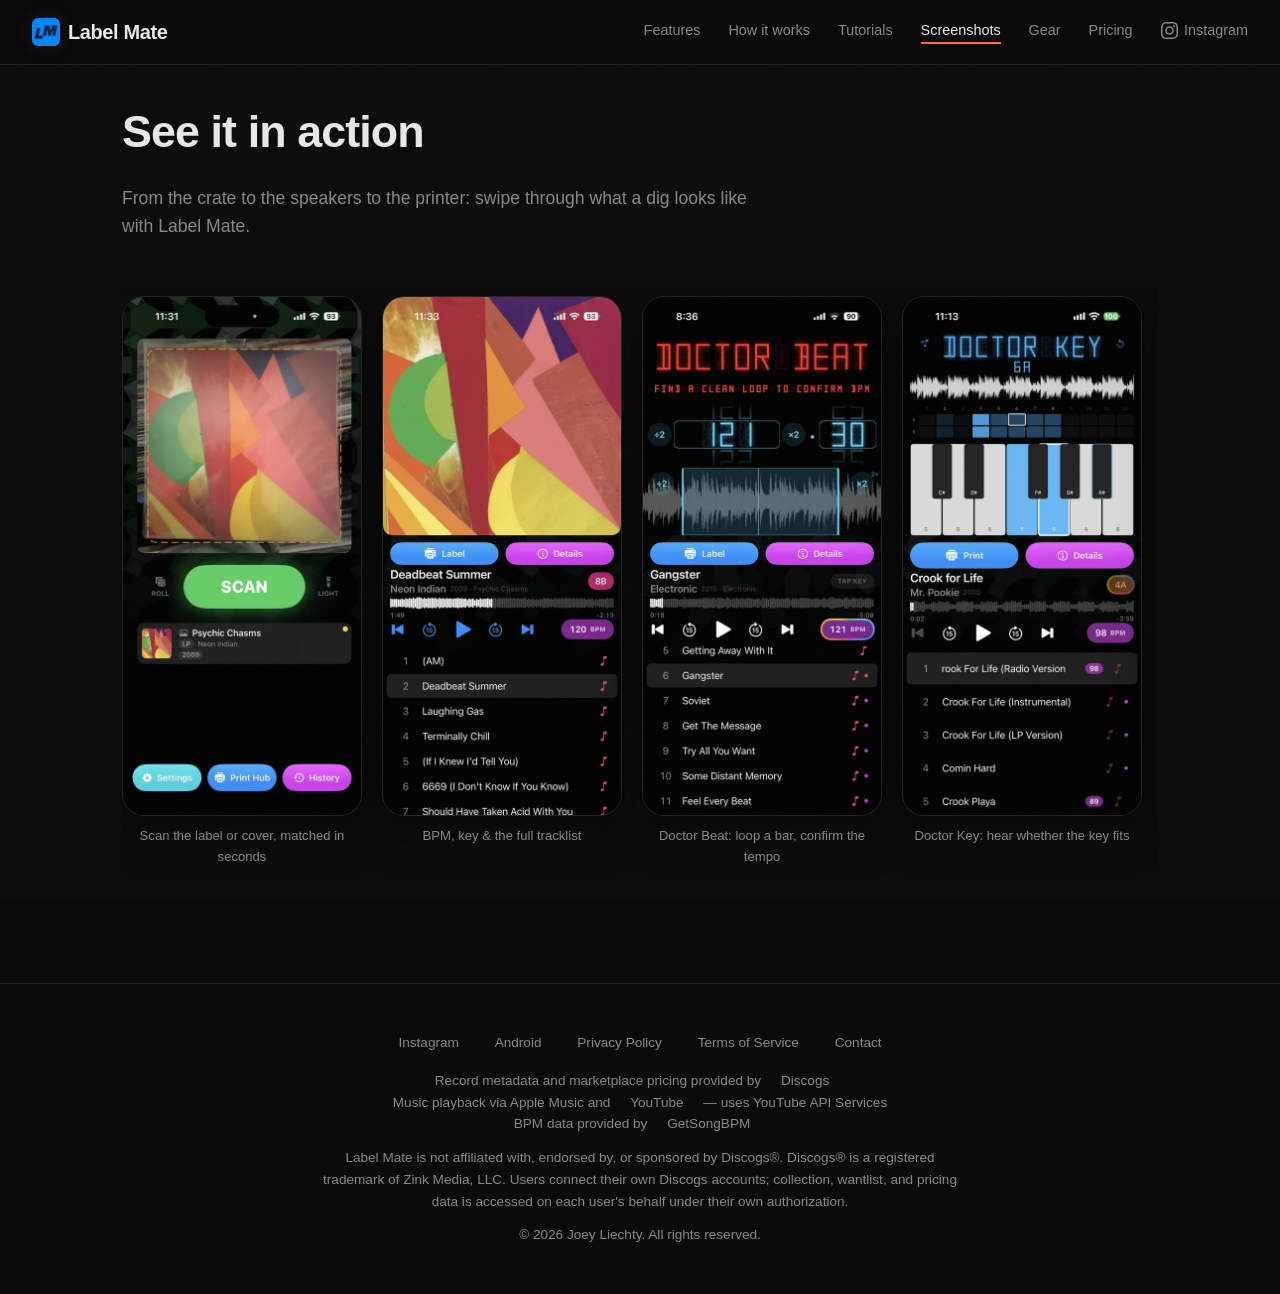
<file: screenshots.html>
<!DOCTYPE html>
<html lang="en">
<head>
  <meta charset="UTF-8">
  <meta name="viewport" content="width=device-width, initial-scale=1.0">
  <title>Screenshots - Label Mate</title>
  <meta name="description" content="Screenshots of Label Mate: scanning, the player, crates, printed labels and OBI strips.">
  <meta property="og:title" content="Screenshots - Label Mate">
  <meta property="og:description" content="Screenshots of Label Mate: scanning, the player, crates, printed labels and OBI strips.">
  <meta property="og:type" content="website">
  <link rel="stylesheet" href="styles.css">
</head>
<body>
<nav>
  <a class="nav-brand" href="index.html"><img src="icon.png" alt="" class="nav-icon">Label&nbsp;Mate</a>
  <div class="nav-links">
    <a href="features.html">Features</a>
    <a href="how-it-works.html">How it works</a>
    <a href="tutorials.html">Tutorials</a>
    <a href="screenshots.html" class="is-active">Screenshots</a>
    <a href="gear.html">Gear</a>
    <a href="pricing.html">Pricing</a>
    <a class="nav-ig" href="https://www.instagram.com/labelmateapp/" target="_blank" rel="noopener" aria-label="Label Mate on Instagram"><svg viewBox="0 0 24 24" aria-hidden="true"><path d="M12 2.16c3.2 0 3.58.01 4.85.07 1.17.05 1.8.25 2.23.41.56.22.96.48 1.38.9.42.42.68.82.9 1.38.16.42.36 1.06.41 2.23.06 1.27.07 1.65.07 4.85s-.01 3.58-.07 4.85c-.05 1.17-.25 1.8-.41 2.23-.22.56-.48.96-.9 1.38-.42.42-.82.68-1.38.9-.42.16-1.06.36-2.23.41-1.27.06-1.65.07-4.85.07s-3.58-.01-4.85-.07c-1.17-.05-1.8-.25-2.23-.41-.56-.22-.96-.48-1.38-.9-.42-.42-.68-.82-.9-1.38-.16-.42-.36-1.06-.41-2.23-.06-1.27-.07-1.65-.07-4.85s.01-3.58.07-4.85c.05-1.17.25-1.8.41-2.23.22-.56.48-.96.9-1.38.42-.42.82-.68 1.38-.9.42-.16 1.06-.36 2.23-.41 1.27-.06 1.65-.07 4.85-.07M12 0C8.74 0 8.33.01 7.05.07 5.78.13 4.9.33 4.14.63c-.79.3-1.46.72-2.13 1.38C1.35 2.68.93 3.35.63 4.14.33 4.9.13 5.78.07 7.05.01 8.33 0 8.74 0 12s.01 3.67.07 4.95c.06 1.27.26 2.15.56 2.91.3.79.72 1.46 1.38 2.13.67.66 1.34 1.08 2.13 1.38.76.3 1.64.5 2.91.56C8.33 23.99 8.74 24 12 24s3.67-.01 4.95-.07c1.27-.06 2.15-.26 2.91-.56.79-.3 1.46-.72 2.13-1.38.66-.67 1.08-1.34 1.38-2.13.3-.76.5-1.64.56-2.91.06-1.28.07-1.69.07-4.95s-.01-3.67-.07-4.95c-.06-1.27-.26-2.15-.56-2.91-.3-.79-.72-1.46-1.38-2.13C21.32 1.35 20.65.93 19.86.63 19.1.33 18.22.13 16.95.07 15.67.01 15.26 0 12 0z"/><path d="M12 5.84A6.16 6.16 0 1 0 18.16 12 6.16 6.16 0 0 0 12 5.84zM12 16a4 4 0 1 1 4-4 4 4 0 0 1-4 4z"/><circle cx="18.41" cy="5.59" r="1.44"/></svg><span>Instagram</span></a>
  </div>
</nav>
<section id="gallery">
  <h2>See it in action</h2>
  <p>From the crate to the speakers to the printer: swipe through what a dig looks like with Label Mate.</p>
  <div class="gallery-strip">
    <figure class="gallery-shot"><img src="img/scan.webp" alt="Scanning an album cover in a record shop" loading="lazy"><figcaption>Scan the label or cover, matched in seconds</figcaption></figure>
    <figure class="gallery-shot"><img src="img/player.webp" alt="Player with BPM, key, and tracklist" loading="lazy"><figcaption>BPM, key &amp; the full tracklist</figcaption></figure>
    <figure class="gallery-shot"><img src="img/doctor-beat.webp" alt="Doctor Beat looping a bar of the track to confirm its BPM" loading="lazy"><figcaption>Doctor Beat: loop a bar, confirm the tempo</figcaption></figure>
    <figure class="gallery-shot"><img src="img/doctor-key.webp" alt="Doctor Key playing a scale over the loop" loading="lazy"><figcaption>Doctor Key: hear whether the key fits</figcaption></figure>
    <figure class="gallery-shot"><img src="img/crate-deck.webp" alt="A crate rendered as a flip-through deck of record covers" loading="lazy"><figcaption>Scan into a crate, flip it like a real bin</figcaption></figure>
    <figure class="gallery-shot"><img src="img/crate-print.webp" alt="Crate menu offering to print all labels or a crate sheet" loading="lazy"><figcaption>Print every label, or a crate sheet</figcaption></figure>
    <figure class="gallery-shot"><img src="img/details.webp" alt="Pressing picker with typical prices" loading="lazy"><figcaption>Every pressing, real prices</figcaption></figure>
    <figure class="gallery-shot"><img src="img/wantlist.webp" alt="Wantlist alert banner" loading="lazy"><figcaption>Wantlist alerts while you dig</figcaption></figure>
    <figure class="gallery-shot"><img src="img/print-dj.webp" alt="DJ label preview on 2.4-inch roll stock" loading="lazy"><figcaption>DJ labels with BPM, key &amp; your notes</figcaption></figure>
    <figure class="gallery-shot"><img src="img/print-diecut.webp" alt="1x2-inch die-cut label preview for a 7-inch single" loading="lazy"><figcaption>The 1&quot;&times;2&quot; die-cut, sized for a 45</figcaption></figure>
    <figure class="gallery-shot"><img src="img/obi-app.webp" alt="Placing an image across the spines of a crate of records" loading="lazy"><figcaption>Place one image across the whole shelf</figcaption></figure>
    <figure class="gallery-shot"><img src="img/obi-printed-tall.webp" alt="Records filed on a shelf, their printed OBI strips forming one image across the spines" loading="lazy"><figcaption>Filed in order, the art lines up</figcaption></figure>
    <figure class="gallery-shot"><img src="img/printed-label.webp" alt="A printed label with a QR code on a record sleeve in a crate" loading="lazy"><figcaption>Scan the QR on the sleeve, play the record</figcaption></figure>
    <figure class="gallery-shot"><img src="img/print-seller.webp" alt="Seller price tag print preview" loading="lazy"><figcaption>Price tags with Discogs values</figcaption></figure>
    <figure class="gallery-shot"><img src="img/roll.webp" alt="Rolling the dice on a collection" loading="lazy"><figcaption>Roll the dice, play something random you own</figcaption></figure>
    <figure class="gallery-shot"><img src="img/dig-session.webp" alt="Dig session share card" loading="lazy"><figcaption>Share the haul as a story card</figcaption></figure>
  </div>
</section>
<footer id="site-footer">
  <div class="footer-links">
    <a href="https://www.instagram.com/labelmateapp/" target="_blank" rel="noopener">Instagram</a>
    <a href="android.html">Android</a>
    <a href="privacy.html">Privacy Policy</a>
    <a href="terms.html">Terms of Service</a>
    <a href="mailto:joeyliechty@gmail.com">Contact</a>
  </div>
  <p>Record metadata and marketplace pricing provided by <a href="https://www.discogs.com" target="_blank" rel="noopener">Discogs</a></p>
  <p>Music playback via Apple&nbsp;Music and <a href="https://www.youtube.com" target="_blank" rel="noopener">YouTube</a> — uses YouTube API Services</p>
  <p>BPM data provided by <a href="https://getsongbpm.com" target="_blank" rel="noopener">GetSongBPM</a></p>
  <p style="max-width: 640px; margin: 0.75rem auto 0;">Label Mate is not affiliated with, endorsed by, or sponsored by Discogs&reg;. Discogs&reg; is a registered trademark of Zink Media, LLC. Users connect their own Discogs accounts; collection, wantlist, and pricing data is accessed on each user's behalf under their own authorization.</p>
  <p style="margin-top: 0.75rem;">&copy; 2026 Joey Liechty. All rights reserved.</p>
</footer>
<script src="site.js"></script>
</body>
</html>
</file>
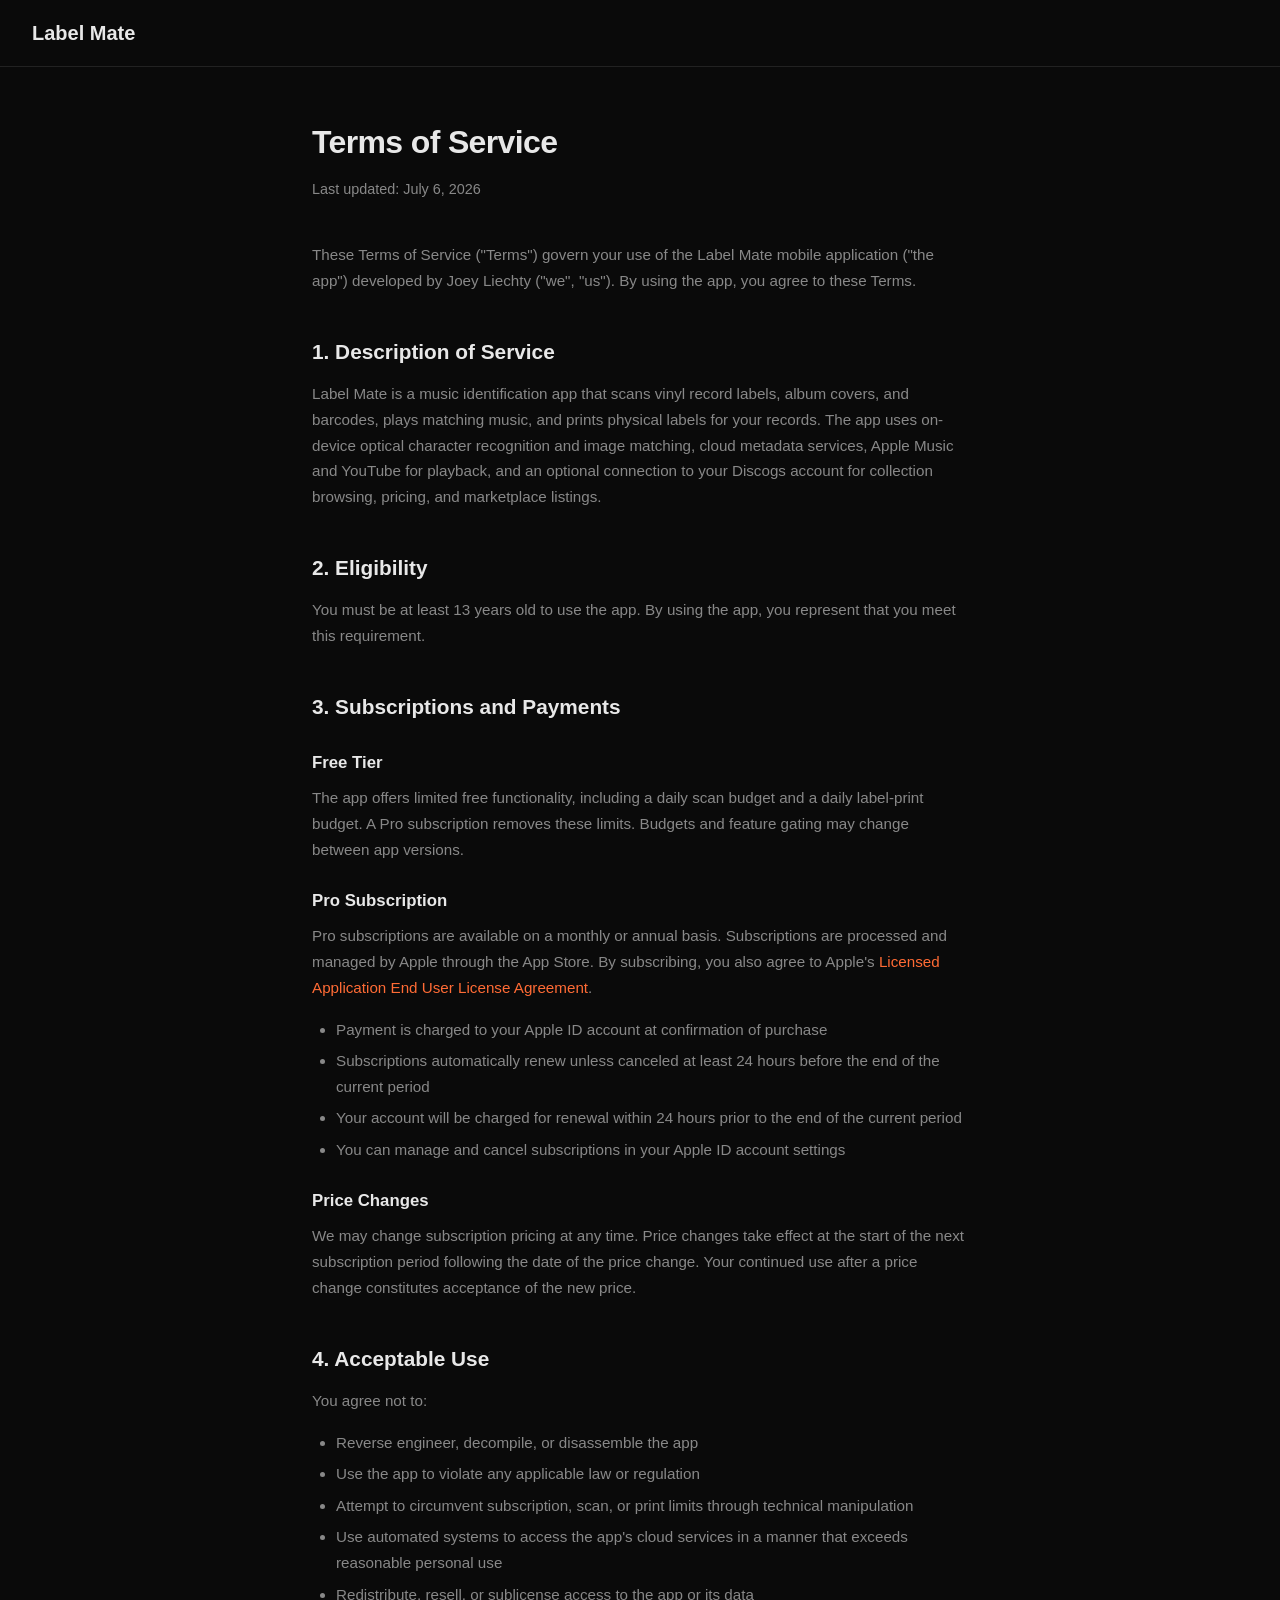
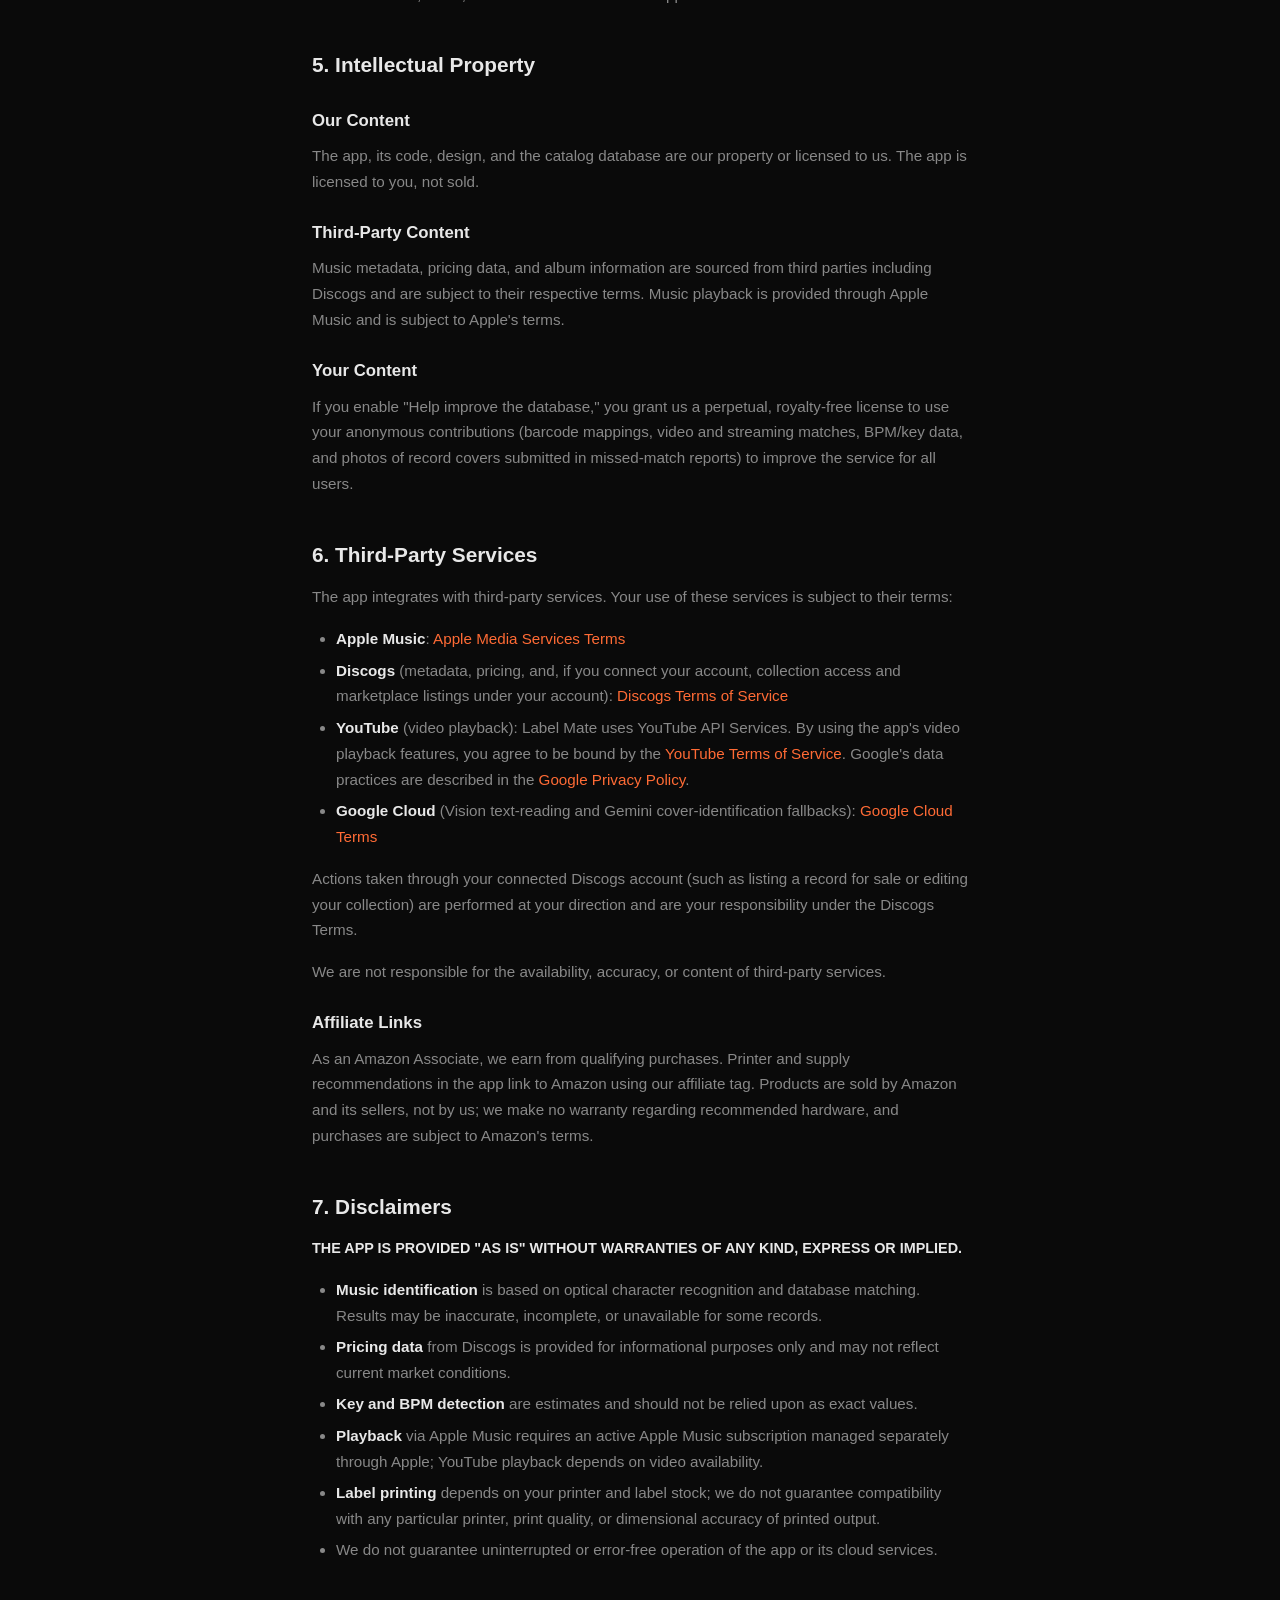
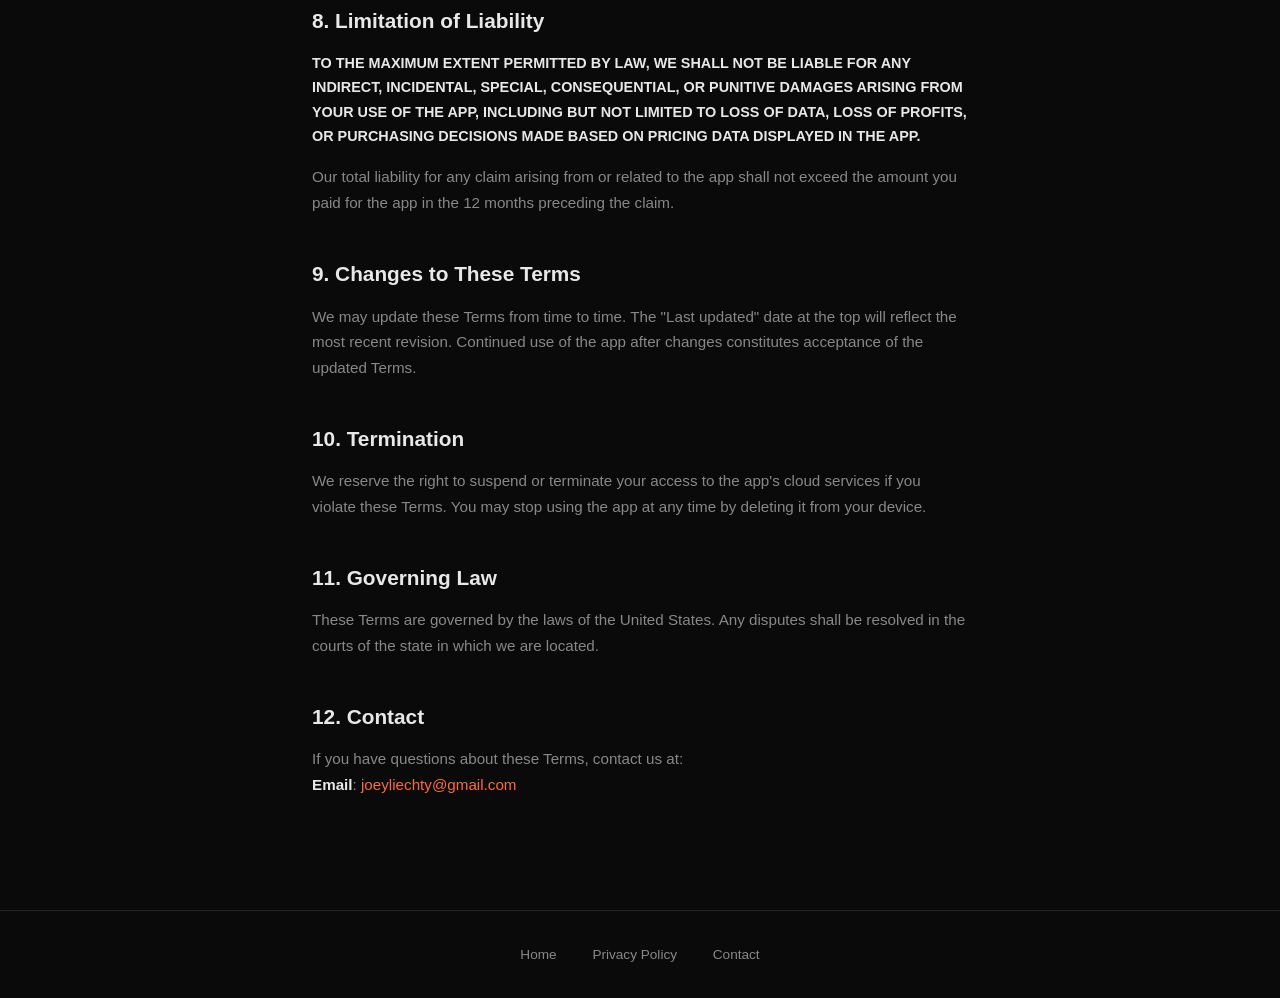
<file: terms.html>
<!DOCTYPE html>
<html lang="en">
<head>
  <meta charset="UTF-8">
  <meta name="viewport" content="width=device-width, initial-scale=1.0">
  <title>Terms of Service - Label Mate</title>
  <style>
    :root {
      --bg: #0a0a0a;
      --surface: #141414;
      --border: #222;
      --text: #e8e8e8;
      --text-muted: #888;
      --accent: #ff6b35;
    }
    * { margin: 0; padding: 0; box-sizing: border-box; }
    body {
      font-family: -apple-system, BlinkMacSystemFont, 'SF Pro Display', 'Segoe UI', Roboto, sans-serif;
      background: var(--bg);
      color: var(--text);
      line-height: 1.7;
      -webkit-font-smoothing: antialiased;
    }
    nav {
      padding: 1rem 2rem;
      border-bottom: 1px solid var(--border);
      display: flex;
      justify-content: space-between;
      align-items: center;
    }
    .nav-brand { font-size: 1.25rem; font-weight: 700; }
    .nav-brand a { color: var(--text); text-decoration: none; }
    .content {
      max-width: 720px;
      margin: 0 auto;
      padding: 3rem 2rem 6rem;
    }
    h1 {
      font-size: 2rem;
      font-weight: 700;
      letter-spacing: -0.02em;
      margin-bottom: 0.5rem;
    }
    .updated {
      color: var(--text-muted);
      font-size: 0.9rem;
      margin-bottom: 2.5rem;
    }
    h2 {
      font-size: 1.3rem;
      font-weight: 600;
      margin-top: 2.5rem;
      margin-bottom: 0.75rem;
    }
    h3 {
      font-size: 1.05rem;
      font-weight: 600;
      margin-top: 1.5rem;
      margin-bottom: 0.5rem;
    }
    p, li { color: var(--text-muted); font-size: 0.95rem; }
    p { margin-bottom: 1rem; }
    ul { padding-left: 1.5rem; margin-bottom: 1rem; }
    li { margin-bottom: 0.35rem; }
    a { color: var(--accent); text-decoration: none; }
    a:hover { text-decoration: underline; }
    strong { color: var(--text); }
    .legal-caps { text-transform: uppercase; font-size: 0.9rem; }
    footer {
      border-top: 1px solid var(--border);
      padding: 2rem;
      text-align: center;
      color: var(--text-muted);
      font-size: 0.85rem;
    }
    footer a { color: var(--text-muted); margin: 0 1rem; }
    @media (max-width: 600px) {
      .content { padding: 2rem 1.25rem 4rem; }
    }
  </style>
</head>
<body>

<nav>
  <div class="nav-brand"><a href="index.html">Label Mate</a></div>
</nav>

<div class="content">
  <h1>Terms of Service</h1>
  <p class="updated">Last updated: July 6, 2026</p>

  <p>These Terms of Service ("Terms") govern your use of the Label Mate mobile application ("the app") developed by Joey Liechty ("we", "us"). By using the app, you agree to these Terms.</p>

  <h2>1. Description of Service</h2>
  <p>Label Mate is a music identification app that scans vinyl record labels, album covers, and barcodes, plays matching music, and prints physical labels for your records. The app uses on-device optical character recognition and image matching, cloud metadata services, Apple Music and YouTube for playback, and an optional connection to your Discogs account for collection browsing, pricing, and marketplace listings.</p>

  <h2>2. Eligibility</h2>
  <p>You must be at least 13 years old to use the app. By using the app, you represent that you meet this requirement.</p>

  <h2>3. Subscriptions and Payments</h2>

  <h3>Free Tier</h3>
  <p>The app offers limited free functionality, including a daily scan budget and a daily label-print budget. A Pro subscription removes these limits. Budgets and feature gating may change between app versions.</p>

  <h3>Pro Subscription</h3>
  <p>Pro subscriptions are available on a monthly or annual basis. Subscriptions are processed and managed by Apple through the App Store. By subscribing, you also agree to Apple's <a href="https://www.apple.com/legal/internet-services/itunes/dev/stdeula/">Licensed Application End User License Agreement</a>.</p>
  <ul>
    <li>Payment is charged to your Apple ID account at confirmation of purchase</li>
    <li>Subscriptions automatically renew unless canceled at least 24 hours before the end of the current period</li>
    <li>Your account will be charged for renewal within 24 hours prior to the end of the current period</li>
    <li>You can manage and cancel subscriptions in your Apple ID account settings</li>
  </ul>

  <h3>Price Changes</h3>
  <p>We may change subscription pricing at any time. Price changes take effect at the start of the next subscription period following the date of the price change. Your continued use after a price change constitutes acceptance of the new price.</p>

  <h2>4. Acceptable Use</h2>
  <p>You agree not to:</p>
  <ul>
    <li>Reverse engineer, decompile, or disassemble the app</li>
    <li>Use the app to violate any applicable law or regulation</li>
    <li>Attempt to circumvent subscription, scan, or print limits through technical manipulation</li>
    <li>Use automated systems to access the app's cloud services in a manner that exceeds reasonable personal use</li>
    <li>Redistribute, resell, or sublicense access to the app or its data</li>
  </ul>

  <h2>5. Intellectual Property</h2>

  <h3>Our Content</h3>
  <p>The app, its code, design, and the catalog database are our property or licensed to us. The app is licensed to you, not sold.</p>

  <h3>Third-Party Content</h3>
  <p>Music metadata, pricing data, and album information are sourced from third parties including Discogs and are subject to their respective terms. Music playback is provided through Apple Music and is subject to Apple's terms.</p>

  <h3>Your Content</h3>
  <p>If you enable "Help improve the database," you grant us a perpetual, royalty-free license to use your anonymous contributions (barcode mappings, video and streaming matches, BPM/key data, and photos of record covers submitted in missed-match reports) to improve the service for all users.</p>

  <h2 id="third-party">6. Third-Party Services</h2>
  <p>The app integrates with third-party services. Your use of these services is subject to their terms:</p>
  <ul>
    <li><strong>Apple Music</strong>: <a href="https://www.apple.com/legal/internet-services/itunes/">Apple Media Services Terms</a></li>
    <li><strong>Discogs</strong> (metadata, pricing, and, if you connect your account, collection access and marketplace listings under your account): <a href="https://www.discogs.com/information/terms">Discogs Terms of Service</a></li>
    <li><strong>YouTube</strong> (video playback): Label Mate uses YouTube API Services. By using the app's video playback features, you agree to be bound by the <a href="https://www.youtube.com/t/terms">YouTube Terms of Service</a>. Google's data practices are described in the <a href="http://www.google.com/policies/privacy">Google Privacy Policy</a>.</li>
    <li><strong>Google Cloud</strong> (Vision text-reading and Gemini cover-identification fallbacks): <a href="https://cloud.google.com/terms">Google Cloud Terms</a></li>
  </ul>
  <p>Actions taken through your connected Discogs account (such as listing a record for sale or editing your collection) are performed at your direction and are your responsibility under the Discogs Terms.</p>
  <p>We are not responsible for the availability, accuracy, or content of third-party services.</p>

  <h3>Affiliate Links</h3>
  <p>As an Amazon Associate, we earn from qualifying purchases. Printer and supply recommendations in the app link to Amazon using our affiliate tag. Products are sold by Amazon and its sellers, not by us; we make no warranty regarding recommended hardware, and purchases are subject to Amazon's terms.</p>

  <h2>7. Disclaimers</h2>
  <p class="legal-caps"><strong>THE APP IS PROVIDED "AS IS" WITHOUT WARRANTIES OF ANY KIND, EXPRESS OR IMPLIED.</strong></p>
  <ul>
    <li><strong>Music identification</strong> is based on optical character recognition and database matching. Results may be inaccurate, incomplete, or unavailable for some records.</li>
    <li><strong>Pricing data</strong> from Discogs is provided for informational purposes only and may not reflect current market conditions.</li>
    <li><strong>Key and BPM detection</strong> are estimates and should not be relied upon as exact values.</li>
    <li><strong>Playback</strong> via Apple Music requires an active Apple Music subscription managed separately through Apple; YouTube playback depends on video availability.</li>
    <li><strong>Label printing</strong> depends on your printer and label stock; we do not guarantee compatibility with any particular printer, print quality, or dimensional accuracy of printed output.</li>
    <li>We do not guarantee uninterrupted or error-free operation of the app or its cloud services.</li>
  </ul>

  <h2>8. Limitation of Liability</h2>
  <p class="legal-caps"><strong>TO THE MAXIMUM EXTENT PERMITTED BY LAW, WE SHALL NOT BE LIABLE FOR ANY INDIRECT, INCIDENTAL, SPECIAL, CONSEQUENTIAL, OR PUNITIVE DAMAGES ARISING FROM YOUR USE OF THE APP, INCLUDING BUT NOT LIMITED TO LOSS OF DATA, LOSS OF PROFITS, OR PURCHASING DECISIONS MADE BASED ON PRICING DATA DISPLAYED IN THE APP.</strong></p>
  <p>Our total liability for any claim arising from or related to the app shall not exceed the amount you paid for the app in the 12 months preceding the claim.</p>

  <h2>9. Changes to These Terms</h2>
  <p>We may update these Terms from time to time. The "Last updated" date at the top will reflect the most recent revision. Continued use of the app after changes constitutes acceptance of the updated Terms.</p>

  <h2>10. Termination</h2>
  <p>We reserve the right to suspend or terminate your access to the app's cloud services if you violate these Terms. You may stop using the app at any time by deleting it from your device.</p>

  <h2>11. Governing Law</h2>
  <p>These Terms are governed by the laws of the United States. Any disputes shall be resolved in the courts of the state in which we are located.</p>

  <h2>12. Contact</h2>
  <p>If you have questions about these Terms, contact us at:<br><strong>Email</strong>: <a href="mailto:joeyliechty@gmail.com">joeyliechty@gmail.com</a></p>
</div>

<footer>
  <a href="index.html">Home</a>
  <a href="privacy.html">Privacy Policy</a>
  <a href="mailto:joeyliechty@gmail.com">Contact</a>
</footer>

</body>
</html>
</file>
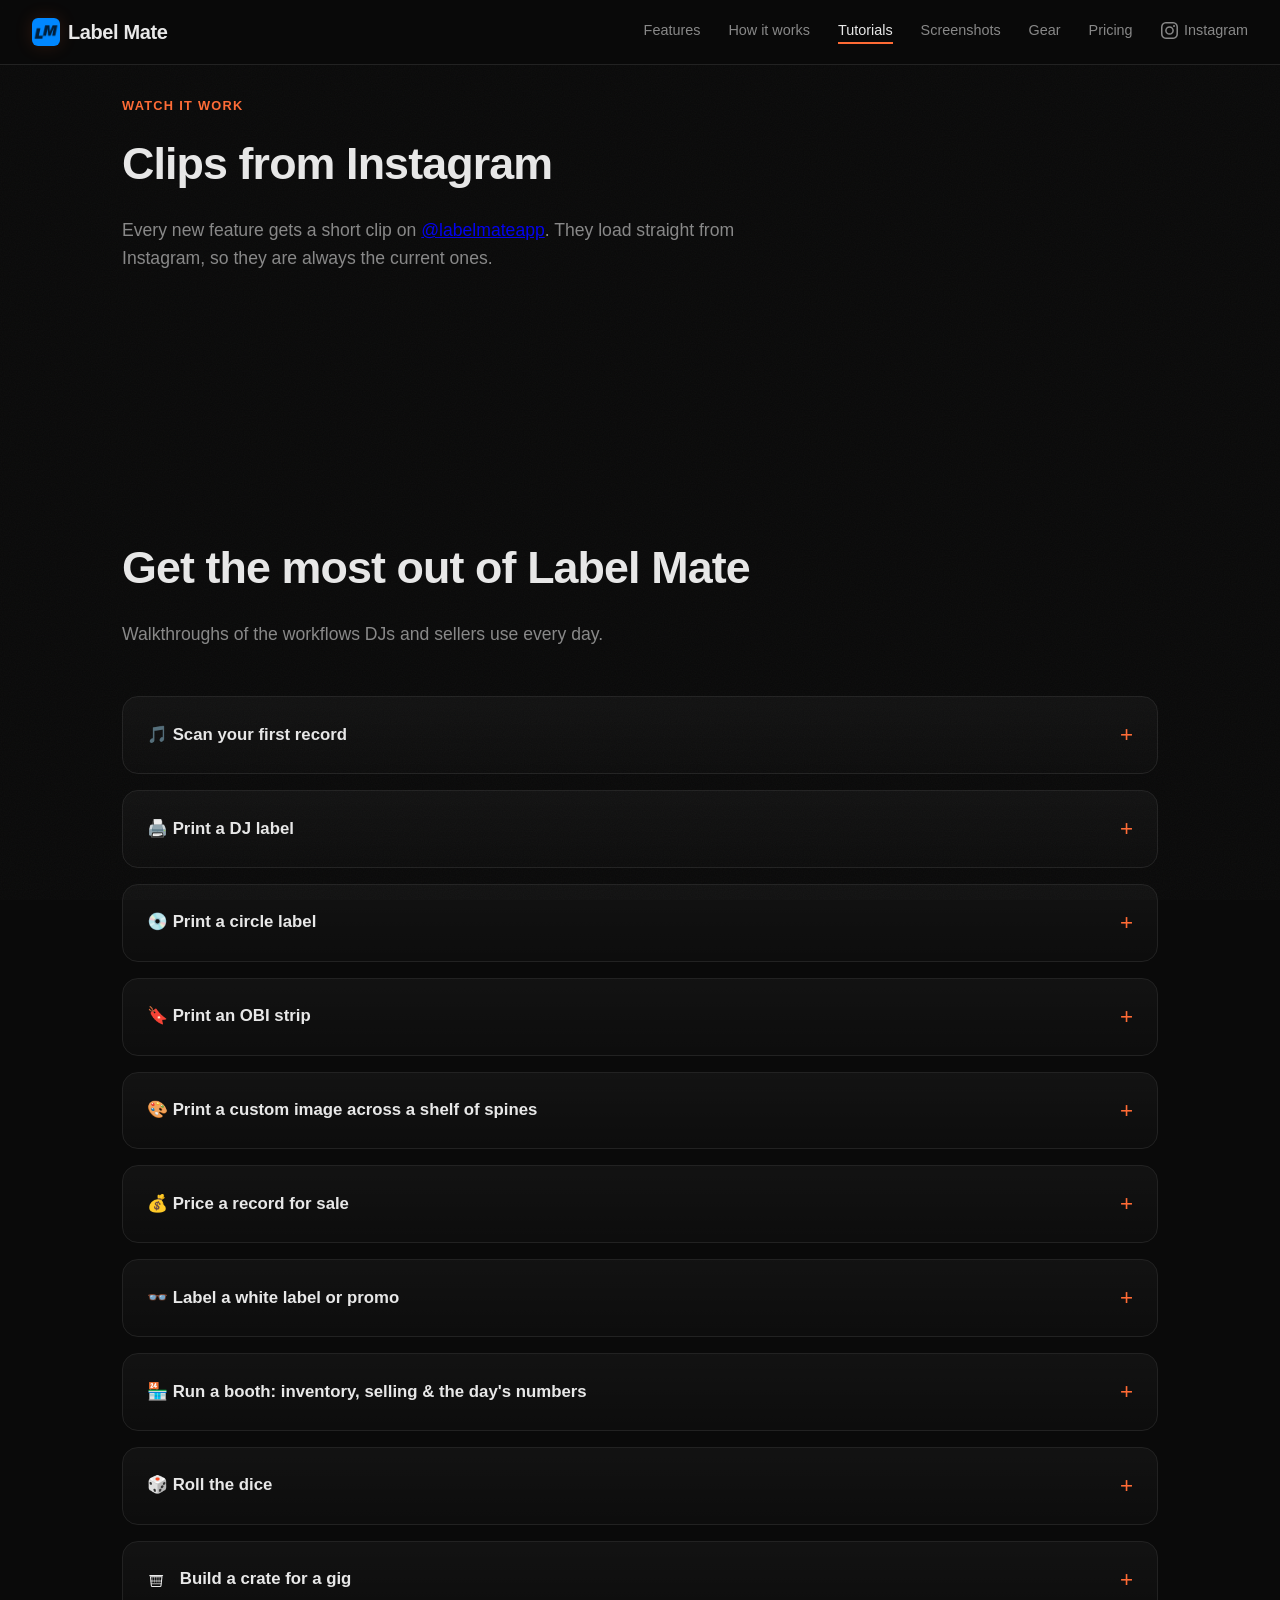
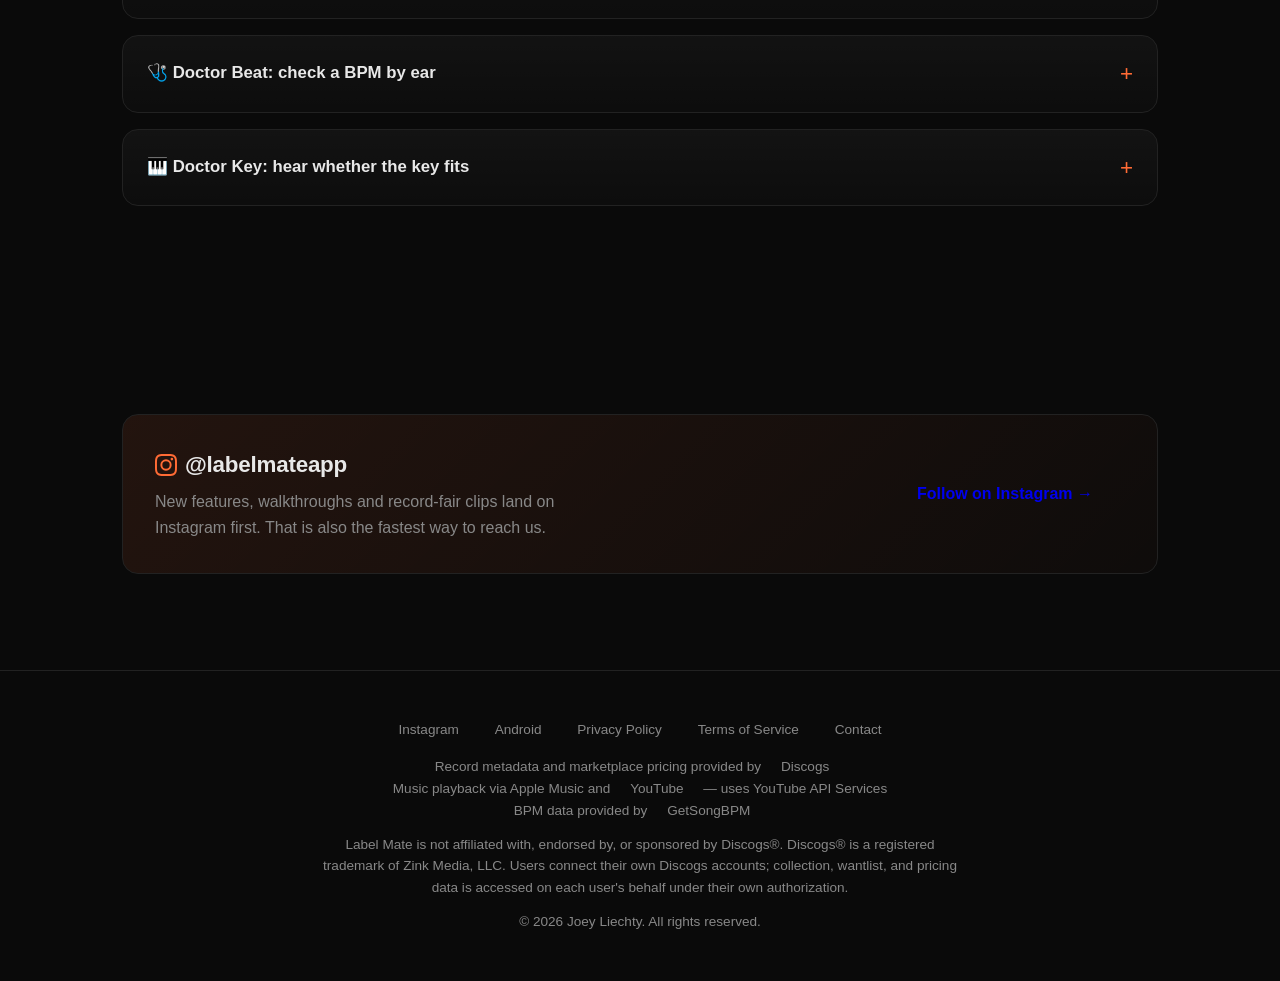
<file: tutorials.html>
<!DOCTYPE html>
<html lang="en">
<head>
  <meta charset="UTF-8">
  <meta name="viewport" content="width=device-width, initial-scale=1.0">
  <title>Tutorials - Label Mate</title>
  <meta name="description" content="Walkthroughs for scanning, printing DJ labels and OBI strips, selling at a fair, and using crates, plus video clips from Instagram.">
  <meta property="og:title" content="Tutorials - Label Mate">
  <meta property="og:description" content="Walkthroughs for scanning, printing DJ labels and OBI strips, selling at a fair, and using crates, plus video clips from Instagram.">
  <meta property="og:type" content="website">
  <link rel="stylesheet" href="styles.css">
</head>
<body>
<nav>
  <a class="nav-brand" href="index.html"><img src="icon.png" alt="" class="nav-icon">Label&nbsp;Mate</a>
  <div class="nav-links">
    <a href="features.html">Features</a>
    <a href="how-it-works.html">How it works</a>
    <a href="tutorials.html" class="is-active">Tutorials</a>
    <a href="screenshots.html">Screenshots</a>
    <a href="gear.html">Gear</a>
    <a href="pricing.html">Pricing</a>
    <a class="nav-ig" href="https://www.instagram.com/labelmateapp/" target="_blank" rel="noopener" aria-label="Label Mate on Instagram"><svg viewBox="0 0 24 24" aria-hidden="true"><path d="M12 2.16c3.2 0 3.58.01 4.85.07 1.17.05 1.8.25 2.23.41.56.22.96.48 1.38.9.42.42.68.82.9 1.38.16.42.36 1.06.41 2.23.06 1.27.07 1.65.07 4.85s-.01 3.58-.07 4.85c-.05 1.17-.25 1.8-.41 2.23-.22.56-.48.96-.9 1.38-.42.42-.82.68-1.38.9-.42.16-1.06.36-2.23.41-1.27.06-1.65.07-4.85.07s-3.58-.01-4.85-.07c-1.17-.05-1.8-.25-2.23-.41-.56-.22-.96-.48-1.38-.9-.42-.42-.68-.82-.9-1.38-.16-.42-.36-1.06-.41-2.23-.06-1.27-.07-1.65-.07-4.85s.01-3.58.07-4.85c.05-1.17.25-1.8.41-2.23.22-.56.48-.96.9-1.38.42-.42.82-.68 1.38-.9.42-.16 1.06-.36 2.23-.41 1.27-.06 1.65-.07 4.85-.07M12 0C8.74 0 8.33.01 7.05.07 5.78.13 4.9.33 4.14.63c-.79.3-1.46.72-2.13 1.38C1.35 2.68.93 3.35.63 4.14.33 4.9.13 5.78.07 7.05.01 8.33 0 8.74 0 12s.01 3.67.07 4.95c.06 1.27.26 2.15.56 2.91.3.79.72 1.46 1.38 2.13.67.66 1.34 1.08 2.13 1.38.76.3 1.64.5 2.91.56C8.33 23.99 8.74 24 12 24s3.67-.01 4.95-.07c1.27-.06 2.15-.26 2.91-.56.79-.3 1.46-.72 2.13-1.38.66-.67 1.08-1.34 1.38-2.13.3-.76.5-1.64.56-2.91.06-1.28.07-1.69.07-4.95s-.01-3.67-.07-4.95c-.06-1.27-.26-2.15-.56-2.91-.3-.79-.72-1.46-1.38-2.13C21.32 1.35 20.65.93 19.86.63 19.1.33 18.22.13 16.95.07 15.67.01 15.26 0 12 0z"/><path d="M12 5.84A6.16 6.16 0 1 0 18.16 12 6.16 6.16 0 0 0 12 5.84zM12 16a4 4 0 1 1 4-4 4 4 0 0 1-4 4z"/><circle cx="18.41" cy="5.59" r="1.44"/></svg><span>Instagram</span></a>
  </div>
</nav>
<section id="watch">
  <div class="section-label">Watch it work</div>
  <h2>Clips from Instagram</h2>
  <p>Every new feature gets a short clip on <a href="https://www.instagram.com/labelmateapp/" target="_blank" rel="noopener">@labelmateapp</a>. They load straight from Instagram, so they are always the current ones.</p>
  <div class="ig-grid">
    <blockquote class="instagram-media" data-instgrm-captioned data-instgrm-permalink="https://www.instagram.com/reel/DbjI0KERGis/" data-instgrm-version="14"></blockquote>
    <blockquote class="instagram-media" data-instgrm-captioned data-instgrm-permalink="https://www.instagram.com/reel/Dbd8sIxRLRJ/" data-instgrm-version="14"></blockquote>
    <blockquote class="instagram-media" data-instgrm-captioned data-instgrm-permalink="https://www.instagram.com/reel/DbO7hwrRPfX/" data-instgrm-version="14"></blockquote>
    <blockquote class="instagram-media" data-instgrm-captioned data-instgrm-permalink="https://www.instagram.com/reel/DbBzfAaxpTJ/" data-instgrm-version="14"></blockquote>
    <blockquote class="instagram-media" data-instgrm-captioned data-instgrm-permalink="https://www.instagram.com/reel/Da6FruoxWxh/" data-instgrm-version="14"></blockquote>
    <blockquote class="instagram-media" data-instgrm-captioned data-instgrm-permalink="https://www.instagram.com/reel/DagJVT9xeX1/" data-instgrm-version="14"></blockquote>
  </div>
  <script async src="//www.instagram.com/embed.js"></script>
</section>
<section id="tutorials">
  <h2>Get the most out of Label Mate</h2>
  <p>Walkthroughs of the workflows DJs and sellers use every day.</p>

  <details class="tutorial">
    <summary>&#127925; Scan your first record</summary>
    <div class="tutorial-body">
      <ol>
        <li>Open the app and point the camera at the <strong>record label</strong>; fill the frame, keep it flat.</li>
        <li>Press <strong>SCAN</strong>. Hold still while it reads the label; a match lands in the row below within seconds.</li>
        <li>Tap the match to open the full player: BPM, key, waveform, and the complete tracklist.</li>
      </ol>
      <div class="tip">Dim shop? Tap <strong>LIGHT</strong> for a steady light; tap it again to turn it off. Album covers and barcodes scan too; just point and press.</div>
    </div>
  </details>

  <details class="tutorial">
    <summary>&#128424;&#65039; Print a DJ label</summary>
    <div class="tutorial-body">
      <ol>
        <li>From the player, tap <strong>Label</strong>.</li>
        <li>Pick the <strong>DJ</strong> mode. Tap tracks to include or drop them; hold a track to reorder.</li>
        <li>Missing a BPM or key? <strong>Hold the key/BPM chip</strong> on any track to set it with the stepper and Camelot wheel.</li>
        <li>Choose your stock (2.4" roll or 1"&times;2" die-cut), and the A&minus;/A&plus; buttons beside the preview resize the type.</li>
        <li>Tap <strong>Print</strong>. The label prints with a QR code that plays the record when scanned.</li>
      </ol>
      <div class="tip">Prints over AirPrint, or over Bluetooth to a Phomemo or a Munbyn FM226. See the <a href="gear.html">gear page</a>, or the same list inside the app's print hub.</div>
    </div>
  </details>

  <details class="tutorial">
    <summary>&#128191; Print a circle label</summary>
    <div class="tutorial-body">
      <ol>
        <li>From the player, tap <strong>Label</strong> and pick <strong>DJ</strong> mode.</li>
        <li>Choose the <strong>circle label</strong> stock, then its size: 7&quot; large hole, 7&quot; small hole, or 12&quot;. On a 12&quot;, tick the tracks the disc should list.</li>
        <li>Pick the side and the speed, then print on a 4&times;6 shipping label.</li>
        <li>Cut the straight line between the disc and the DJ strip, then cut the disc and its hole along the dashed lines. A small spindle hole is a 7mm punch on the printed crosshair.</li>
        <li>Find the first beat on the record, and turn the disc as you stick it so the cue mark at the top sits on it. Slip the DJ strip on the sleeve.</li>
      </ol>
      <div class="tip">Pro members can design their own disc in Label Designer, including a zoetrope ring made from a Live Photo. Spin the record and long&#8209;press <strong>LIGHT</strong> to strobe the flashlight at it.</div>
    </div>
  </details>

  <details class="tutorial">
    <summary>&#128278; Print an OBI strip</summary>
    <div class="tutorial-body">
      <ol>
        <li>From the player, tap <strong>Label</strong>, then pick <strong>OBI</strong> mode.</li>
        <li>Check the spine width. Label Mate reads the disc count off the tracklist (A&ndash;D means a double LP, so a thicker spine), but you can correct it.</li>
        <li>Load <strong>8.5&quot;&times;14&quot; Legal cardstock</strong> (the thicker, the better, but anything above 60lb should be sufficient. DO NOT USE REGULAR PAPER - you will have a bad time.) and pick Legal in the print dialog. On singular prints, two strips print per sheet, in case you make a mistake.</li>
        <li>Cut along the vertical trim marks, then score each fold with a ruler and a bone folder before folding.</li>
        <li>Wrap the strip around the sleeve. The spine faces out; the tracklist lands on the back flap. Minimal info on the front to keep the artwork the star.</li>
      </ol>
      <div class="tip">Score on something soft. A card-game playmat is ideal. On a hard desk the folder skates and the crease comes out shallow. Cardstock, trimmer, ruler, bone folder and mat are all in the <a href="gear.html">gear shop</a>. Turn on <strong>Fold guides on back</strong> and a duplex printer puts mirrored score lines on the reverse, so you can crease from the fold-away side.</div>
    </div>
  </details>

  <details class="tutorial">
    <summary>&#127912; Print a custom image across a shelf of spines</summary>
    <div class="tutorial-body">
      <ol>
        <li>Set up a crate of the records you want the picture to span, then open the <strong>Print Hub</strong> and choose <strong>Print all labels</strong>.</li>
        <li>Pick <strong>OBI</strong> mode and switch on <strong>Spine art across the shelf</strong>. (Pro, and it needs at least two records, one spine isn't it.)</li>
        <li>Choose your image. Drag to move, pinch to zoom; the dashed lines show where each record's spine cuts it.</li>
        <li>Set the shelf order: by year, by title, or drag the rows by hand. That's the order you'll file them in.</li>
        <li>Print, fold, wrap, and file them left to right. The picture assembles along the spines.</li>
      </ol>
      <div class="tip">Bold shapes work best. Each spine is only about a fifth of an inch wide and loses a sliver at every fold, so faces and small text turn to noise. A logo, or a strong graphic reads far better across a row.</div>
    </div>
  </details>

  <details class="tutorial">
    <summary>&#128176; Price a record for sale</summary>
    <div class="tutorial-body">
      <ol>
        <li>Scan the record, open the player, tap <strong>Label</strong>, and switch to <strong>Seller</strong> mode.</li>
        <li>Pick the condition <strong>grade</strong> to print (NM, VG+, VG, G+).</li>
        <li>The price starts at Discogs's recommendation for the pressing; nudge it with the up/down stepper, in your currency.</li>
        <li>Set format and vinyl color if you like; they print on the tag's footer line.</li>
        <li>Print, peel, tag the sleeve. The sales-reference row shows the low/median/high so you know where you sit.</li>
      </ol>
    </div>
  </details>

  <details class="tutorial">
    <summary>&#128083; Label a white label or promo</summary>
    <div class="tutorial-body">
      <ol>
        <li>Tap the <strong>printer button</strong> next to Settings; this opens the print hub, no camera needed.</li>
        <li>Know the record? Find it in <strong>your Discogs collection</strong> (browse by letter or search) or paste its Discogs link: the tracklist, BPMs, and keys fill in automatically.</li>
        <li>Not on Discogs at all? Choose <strong>Manual entry</strong>: type the artist and tracks, and dial in positions, times, BPMs, and keys with the wheels, no typing codes.</li>
        <li>Add notes (pressing quirks, where you found it). they print in the label's NOTES area.</li>
        <li>Preview and print.</li>
      </ol>
      <div class="tip">Every record in your collection also gets a <strong>Player</strong> button in the hub; hear it without scanning.</div>
    </div>
  </details>

  <details class="tutorial">
    <summary>&#127978; Run a booth: inventory, selling &amp; the day's numbers</summary>
    <div class="tutorial-body">
      <p><strong>Before the fair - get your stock tagged</strong></p>
      <ol>
        <li>Build a <strong>crate</strong> of what you're bringing: scan records straight into it, or add them from your Discogs collection in the print hub.</li>
        <li>Print a <strong>seller tag</strong> for every record in the crate (see &ldquo;Price a record for sale&rdquo; above). Each tag carries the price and a QR code that identifies that exact copy.</li>
        <li>Hold the crate and choose <strong>Move to seller inventory</strong>. Every record has to be tagged first. if some aren't, the menu tells you how many are still missing labels.</li>
      </ol>

      <p><strong>At the fair - selling</strong></p>
      <ol start="4">
        <li>Tap <strong>Inventory</strong> on the main screen. You'll see everything that's <strong>For sale</strong>, plus a running <strong>Sales Overview</strong>.</li>
        <li>Buyer walks up with a stack? Tap <strong>Start Selling</strong>, then point the camera at each tag's QR code to ring it up.</li>
        <li>Haggled on the lot? Dial the <strong>stack price</strong>: what the buyer pays for the whole pile, however many records are in it.</li>
        <li>Pick how they're paying: <strong>Cash, Venmo, Cash App or Zelle</strong>. For the apps, your payment QR goes on screen for the buyer to scan.</li>
        <li>Tap <strong>Mark Sold</strong>. Those records leave the for-sale list, and the sale lands in the day's numbers.</li>
      </ol>

      <p><strong>After: the day's numbers</strong></p>
      <ol start="9">
        <li>Open <strong>Sales Overview</strong> for gross, records sold, order count, how people paid, and a timeline of when the sales came in.</li>
        <li>Give the day a name (&ldquo;Denton TX &middot; Revolution Convention&rdquo;) so it's recognizable later, then <strong>print the sales report</strong> or <strong>export the sales CSV</strong> for your books.</li>
        <li>Packing up, tap <strong>Delete inventory</strong> to clear the stock. It offers to <strong>export the ledger first</strong>. Take it, that's the only copy.</li>
      </ol>

      <div class="tip">Set a <strong>booth printer</strong> in the print hub and every sale prints the buyer a receipt automatically. No extra tap between you and the next person in line. Adding a record you forgot to bring? <strong>Add to inventory by scanning seller tags</strong> takes it straight in, one tag at a time.</div>
    </div>
  </details>

  <details class="tutorial">
    <summary>&#127922; Roll the dice</summary>
    <div class="tutorial-body">
      <ol>
        <li>Connect Discogs in Settings so Label Mate knows your collection.</li>
        <li>Tap <strong>ROLL</strong> (the dice next to SCAN); a random record you own starts playing, roulette ticks included.</li>
        <li><strong>Long-press</strong> the dice to roll your wantlist instead, a reminder of what you're hunting.</li>
      </ol>
      <div class="tip">Rolls are free; they never touch your daily scan budget.</div>
    </div>
  </details>

  <details class="tutorial">
    <summary><svg class="crate-glyph" viewBox="0 0 32 32" fill="none" stroke="currentColor" stroke-width="1.8" stroke-linecap="round" stroke-linejoin="round" aria-hidden="true"><path d="M9 11.5v8M13 10.8v8.7M17 10.8v8.7M21 11.5v8" stroke-width="1.5" opacity="0.55"/><path d="M6 10h20l-1.6 15.5a1.5 1.5 0 0 1-1.5 1.3H9.1a1.5 1.5 0 0 1-1.5-1.3L6 10Z"/><path d="M5 8.2h22" stroke-width="2.2"/><path d="M6.9 17.4h18.2M7.4 22.2h17.2" opacity="0.75"/></svg> Build a crate for a gig</summary>
    <div class="tutorial-body">
      <ol>
        <li>Open the <strong>Print Hub</strong> and tap <strong>New Crate</strong>: name it after the night you're playing.</li>
        <li>Back on the scan screen, <strong>hold the Print Hub button</strong> and pick that crate. It's now the active crate, and every record you scan drops straight into it.</li>
        <li>Pull records, scan them, put them in the box. Swipe a card away to pull it back out of the crate.</li>
        <li><strong>Swipe the stack</strong> to flip through the crate like a real bin; tap any record to play it.</li>
        <li>Cards flag what's still missing: <em>&ldquo;2 missing BPM&rdquo;</em>, <em>&ldquo;1 missing key&rdquo;</em>, or a star when a record's metadata is complete. Fill the gaps when you print, by <strong>holding a track's key/BPM chip</strong> in the approval step to set it with the stepper and Camelot wheel, or page Doctor Beat from the player and get the tempo by ear. What you set is what prints.</li>
        <li><strong>Hold the crate</strong> to print every label in one run (<strong>Pro</strong>), or print a <strong>crate sheet</strong>: a single page listing everything you brought, so you can see the whole box at a glance without flipping through it.</li>
      </ol>
      <div class="tip">Already labelled the records? Scan their QR codes to sweep the whole crate in seconds; the codes identify a record faster than the camera can read the label.</div>
    </div>
  </details>

  <details class="tutorial">
    <summary>&#129658; Doctor Beat: check a BPM by ear</summary>
    <div class="tutorial-body">
      <ol>
        <li>Open a record in the player and <strong>long-press the BPM badge</strong> to page Doctor Beat.</li>
        <li>A bar of the track loops seamlessly at the tempo shown. A correct BPM loops forever without a seam; a wrong one drifts or stutters.</li>
        <li><strong>Hold the loop region and drag</strong> to slide it somewhere more useful, a bar with a clear kick pattern rather than an intro. Plain-drag the waveform to scroll to another part of the track, and <strong>pinch</strong> to zoom in for precise work.</li>
        <li><strong>Hold a loop edge and drag</strong> to fine-tune that boundary. Resizing the loop <em>is</em> setting the tempo: fit the loop exactly to one bar and the BPM follows. It's usually faster than the wheel.</li>
        <li>...Or spin the <strong>BPM wheel</strong> until the loop locks, and use <strong>&times;2 / &divide;2</strong> when the tempo is right but the loop is the wrong length.</li>
        <li>Long-press the badge again to exit and keep the tempo.</li>
      </ol>
      <div class="tip">A corrected BPM sticks to the record: it shows in the player, on its crate card, and prints on its label.</div>
    </div>
  </details>

  <details class="tutorial">
    <summary>&#127929; Doctor Key: hear whether the key fits</summary>
    <div class="tutorial-body">
      <ol>
        <li><strong>Long-press the key badge</strong> in the player to page Doctor Key. It reuses the loop you set in Doctor Beat, so perfect the loop there first if you haven't.</li>
        <li>The loop plays with the scale of the selected key over the top, ascending and descending, in time. In the right key the scale sits in the track; in the wrong one it fights it, and you'll hear the clash immediately.</li>
        <li>Spin the wheel through the Camelot codes until the scale settles into the record. The piano roll shows where you are in the bar.</li>
        <li><strong>Slide up or down on the waveform</strong> to set the scale's volume against the track, and tap it to restart the loop.</li>
        <li>Long-press the badge again to exit and keep the key.</li>
      </ol>
      <div class="tip">No key detected at all? Doctor Key still opens, seeded at 8A: dial until it fits and you've got one where you had nothing.</div>
    </div>
  </details>
</section>
<section>
  <div class="ig-cta">
    <div>
      <h3 class="ig-handle"><svg viewBox="0 0 24 24" aria-hidden="true"><path d="M12 2.16c3.2 0 3.58.01 4.85.07 1.17.05 1.8.25 2.23.41.56.22.96.48 1.38.9.42.42.68.82.9 1.38.16.42.36 1.06.41 2.23.06 1.27.07 1.65.07 4.85s-.01 3.58-.07 4.85c-.05 1.17-.25 1.8-.41 2.23-.22.56-.48.96-.9 1.38-.42.42-.82.68-1.38.9-.42.16-1.06.36-2.23.41-1.27.06-1.65.07-4.85.07s-3.58-.01-4.85-.07c-1.17-.05-1.8-.25-2.23-.41-.56-.22-.96-.48-1.38-.9-.42-.42-.68-.82-.9-1.38-.16-.42-.36-1.06-.41-2.23-.06-1.27-.07-1.65-.07-4.85s.01-3.58.07-4.85c.05-1.17.25-1.8.41-2.23.22-.56.48-.96.9-1.38.42-.42.82-.68 1.38-.9.42-.16 1.06-.36 2.23-.41 1.27-.06 1.65-.07 4.85-.07M12 0C8.74 0 8.33.01 7.05.07 5.78.13 4.9.33 4.14.63c-.79.3-1.46.72-2.13 1.38C1.35 2.68.93 3.35.63 4.14.33 4.9.13 5.78.07 7.05.01 8.33 0 8.74 0 12s.01 3.67.07 4.95c.06 1.27.26 2.15.56 2.91.3.79.72 1.46 1.38 2.13.67.66 1.34 1.08 2.13 1.38.76.3 1.64.5 2.91.56C8.33 23.99 8.74 24 12 24s3.67-.01 4.95-.07c1.27-.06 2.15-.26 2.91-.56.79-.3 1.46-.72 2.13-1.38.66-.67 1.08-1.34 1.38-2.13.3-.76.5-1.64.56-2.91.06-1.28.07-1.69.07-4.95s-.01-3.67-.07-4.95c-.06-1.27-.26-2.15-.56-2.91-.3-.79-.72-1.46-1.38-2.13C21.32 1.35 20.65.93 19.86.63 19.1.33 18.22.13 16.95.07 15.67.01 15.26 0 12 0z"/><path d="M12 5.84A6.16 6.16 0 1 0 18.16 12 6.16 6.16 0 0 0 12 5.84zM12 16a4 4 0 1 1 4-4 4 4 0 0 1-4 4z"/><circle cx="18.41" cy="5.59" r="1.44"/></svg> <span>@labelmateapp</span></h3>
      <p>New features, walkthroughs and record-fair clips land on Instagram first. That is also the fastest way to reach us.</p>
    </div>
    <a class="cta" href="https://www.instagram.com/labelmateapp/" target="_blank" rel="noopener">Follow on Instagram &rarr;</a>
  </div>
</section>
<footer id="site-footer">
  <div class="footer-links">
    <a href="https://www.instagram.com/labelmateapp/" target="_blank" rel="noopener">Instagram</a>
    <a href="android.html">Android</a>
    <a href="privacy.html">Privacy Policy</a>
    <a href="terms.html">Terms of Service</a>
    <a href="mailto:joeyliechty@gmail.com">Contact</a>
  </div>
  <p>Record metadata and marketplace pricing provided by <a href="https://www.discogs.com" target="_blank" rel="noopener">Discogs</a></p>
  <p>Music playback via Apple&nbsp;Music and <a href="https://www.youtube.com" target="_blank" rel="noopener">YouTube</a> — uses YouTube API Services</p>
  <p>BPM data provided by <a href="https://getsongbpm.com" target="_blank" rel="noopener">GetSongBPM</a></p>
  <p style="max-width: 640px; margin: 0.75rem auto 0;">Label Mate is not affiliated with, endorsed by, or sponsored by Discogs&reg;. Discogs&reg; is a registered trademark of Zink Media, LLC. Users connect their own Discogs accounts; collection, wantlist, and pricing data is accessed on each user's behalf under their own authorization.</p>
  <p style="margin-top: 0.75rem;">&copy; 2026 Joey Liechty. All rights reserved.</p>
</footer>
<script src="site.js"></script>
</body>
</html>
</file>
<file: styles.css>
:root {
      --bg: #0a0a0a;
      --surface: #141414;
      --border: #222;
      --text: #e8e8e8;
      --text-muted: #888;
      --accent: #ff6b35;
      --accent-glow: rgba(255, 107, 53, 0.15);
    }

    * { margin: 0; padding: 0; box-sizing: border-box; }

    code {
      font-family: ui-monospace, 'SF Mono', Menlo, monospace;
      font-size: 0.9em;
      padding: 0.1em 0.35em;
      border-radius: 4px;
      background: var(--surface);
      border: 1px solid var(--border);
      color: var(--text);
    }

    body {
      font-family: -apple-system, BlinkMacSystemFont, 'SF Pro Display', 'Segoe UI', Roboto, sans-serif;
      background: var(--bg);
      color: var(--text);
      line-height: 1.6;
      -webkit-font-smoothing: antialiased;
    }

    /* Nav */
    nav {
      position: fixed;
      top: 0;
      width: 100%;
      padding: 1rem 2rem;
      background: rgba(10, 10, 10, 0.85);
      backdrop-filter: blur(20px);
      -webkit-backdrop-filter: blur(20px);
      border-bottom: 1px solid var(--border);
      z-index: 100;
      display: flex;
      justify-content: space-between;
      align-items: center;
    }

    .nav-brand {
      font-size: 1.25rem;
      font-weight: 700;
      letter-spacing: -0.02em;
      display: flex;
      align-items: center;
      gap: 0.5rem;
    }

    .nav-icon {
      width: 28px;
      height: 28px;
      border-radius: 6px;
    }

    .nav-links a {
      color: var(--text-muted);
      text-decoration: none;
      margin-left: 2rem;
      font-size: 0.9rem;
      transition: color 0.2s;
    }

    .nav-links a:hover { color: var(--text); }

    /* Hero */
    .hero {
      min-height: 100vh;
      display: flex;
      flex-direction: column;
      align-items: center;
      justify-content: center;
      text-align: center;
      padding: 6rem 2rem 4rem;
      background:
        radial-gradient(ellipse at 50% 0%, var(--accent-glow) 0%, transparent 60%),
        var(--bg);
    }

    .hero-icon {
      width: 120px;
      height: 120px;
      border-radius: 26px;
      margin-bottom: 2rem;
      box-shadow: 0 8px 32px rgba(0,0,0,0.4);
    }

    .hero h1 {
      font-size: clamp(2.5rem, 6vw, 4.5rem);
      font-weight: 800;
      letter-spacing: -0.03em;
      line-height: 1.1;
      margin-bottom: 1.5rem;
    }

    .hero h1 span { color: var(--accent); }

    .hero p {
      font-size: clamp(1.1rem, 2.5vw, 1.35rem);
      color: var(--text-muted);
      max-width: 600px;
      margin-bottom: 2.5rem;
    }

    .cta-group {
      display: flex;
      gap: 1rem;
      flex-wrap: wrap;
      justify-content: center;
    }

    .cta {
      display: inline-flex;
      align-items: center;
      gap: 0.5rem;
      padding: 0.9rem 2rem;
      border-radius: 12px;
      font-size: 1rem;
      font-weight: 600;
      text-decoration: none;
      transition: transform 0.2s, box-shadow 0.2s;
    }

    .cta:hover { transform: translateY(-2px); }

    .cta-primary {
      background: var(--accent);
      color: #fff;
      box-shadow: 0 4px 20px rgba(255, 107, 53, 0.3);
    }

    .cta-primary:hover {
      box-shadow: 0 6px 28px rgba(255, 107, 53, 0.45);
    }

    .cta-secondary {
      background: var(--surface);
      color: var(--text);
      border: 1px solid var(--border);
    }

    /* Sections */
    section {
      padding: 6rem 2rem;
      max-width: 1100px;
      margin: 0 auto;
    }

    .section-label {
      text-transform: uppercase;
      font-size: 0.8rem;
      font-weight: 700;
      letter-spacing: 0.1em;
      color: var(--accent);
      margin-bottom: 0.75rem;
    }

    section h2 {
      font-size: clamp(1.8rem, 4vw, 2.8rem);
      font-weight: 700;
      letter-spacing: -0.02em;
      margin-bottom: 1rem;
    }

    section > p {
      color: var(--text-muted);
      font-size: 1.1rem;
      max-width: 650px;
      margin-bottom: 3rem;
    }

    /* Feature grid */
    .features {
      display: grid;
      grid-template-columns: repeat(auto-fit, minmax(300px, 1fr));
      gap: 1.5rem;
    }

    .feature-card {
      background: var(--surface);
      border: 1px solid var(--border);
      border-radius: 16px;
      padding: 2rem;
      transition: border-color 0.2s;
    }

    .feature-card:hover { border-color: #333; }

    .feature-icon {
      font-size: 1.75rem;
      margin-bottom: 1rem;
    }

    .feature-card h3 {
      font-size: 1.15rem;
      font-weight: 600;
      margin-bottom: 0.5rem;
    }

    .feature-card p {
      color: var(--text-muted);
      font-size: 0.95rem;
    }

    /* Pricing */
    .pricing-cards {
      display: grid;
      grid-template-columns: repeat(auto-fit, minmax(280px, 1fr));
      gap: 1.5rem;
      max-width: 700px;
    }

    .pricing-card {
      background: var(--surface);
      border: 1px solid var(--border);
      border-radius: 16px;
      padding: 2.5rem 2rem;
    }

    .pricing-card.featured {
      border-color: var(--accent);
      box-shadow: 0 0 40px var(--accent-glow);
    }

    .pricing-card h3 {
      font-size: 1.3rem;
      font-weight: 700;
      margin-bottom: 0.5rem;
    }

    .pricing-card .price {
      font-size: 2.5rem;
      font-weight: 800;
      letter-spacing: -0.03em;
    }

    .pricing-card .price span {
      font-size: 1rem;
      font-weight: 400;
      color: var(--text-muted);
    }

    .pricing-card ul {
      list-style: none;
      margin-top: 1.5rem;
    }

    .pricing-card li {
      padding: 0.4rem 0;
      color: var(--text-muted);
      font-size: 0.95rem;
    }

    .pricing-card li::before {
      content: "\2713 ";
      color: var(--accent);
      font-weight: 700;
    }

    /* Footer */
    footer {
      border-top: 1px solid var(--border);
      padding: 3rem 2rem;
      text-align: center;
      color: var(--text-muted);
      font-size: 0.85rem;
    }

    footer a {
      color: var(--text-muted);
      text-decoration: none;
      margin: 0 1rem;
      transition: color 0.2s;
    }

    footer a:hover { color: var(--text); }

    footer .footer-links { margin-bottom: 1rem; }

    /* Responsive */
    @media (max-width: 600px) {
      nav { padding: 0.75rem 1rem; }
      .nav-links a { margin-left: 1rem; font-size: 0.8rem; }
      section { padding: 4rem 1.25rem; }
      .hero { padding: 5rem 1.25rem 3rem; }
      .hero-icon { width: 90px; height: 90px; border-radius: 20px; }
    }
    /* ============================================================
       Visual polish: "wow" layer (overrides the rules above)
       ============================================================ */
    :root {
      --accent-2: #ff9a5a;
      --accent-3: #ffd23f;
    }

    html { scroll-behavior: smooth; }
    section[id], #how, #features, #pricing { scroll-margin-top: 90px; }

    /* Film grain over the whole page */
    body::after {
      content: "";
      position: fixed;
      inset: 0;
      z-index: 2;
      pointer-events: none;
      opacity: 0.035;
      background-image: url("data:image/svg+xml,%3Csvg xmlns='http://www.w3.org/2000/svg' width='140' height='140'%3E%3Cfilter id='n'%3E%3CfeTurbulence type='fractalNoise' baseFrequency='0.85' numOctaves='2' stitchTiles='stitch'/%3E%3C/filter%3E%3Crect width='100%25' height='100%25' filter='url(%23n)'/%3E%3C/svg%3E");
    }

    /* Sticky nav reacts to scroll */
    nav { transition: background 0.3s, box-shadow 0.3s; }
    nav.scrolled {
      background: rgba(10, 10, 10, 0.92);
      box-shadow: 0 10px 40px rgba(0, 0, 0, 0.55);
    }
    .nav-icon { box-shadow: 0 0 18px var(--accent-glow); }

    /* Hero: animated aurora background */
    .hero { position: relative; overflow: hidden; }
    .hero::before, .hero::after {
      content: "";
      position: absolute;
      border-radius: 50%;
      filter: blur(90px);
      z-index: 0;
      mix-blend-mode: screen;
      pointer-events: none;
    }
    .hero::before {
      width: 540px; height: 540px;
      left: -140px; top: -120px;
      background: radial-gradient(circle, rgba(255, 107, 53, 0.55), transparent 70%);
      animation: drift1 19s ease-in-out infinite alternate;
    }
    .hero::after {
      width: 520px; height: 520px;
      right: -160px; top: 30px;
      background: radial-gradient(circle, rgba(120, 90, 255, 0.32), transparent 70%);
      animation: drift2 23s ease-in-out infinite alternate;
    }
    .hero > * { position: relative; z-index: 1; }
    @keyframes drift1 { to { transform: translate(130px, 90px) scale(1.18); } }
    @keyframes drift2 { to { transform: translate(-110px, 70px) scale(1.12); } }

    /* Hero: vinyl record with the app icon as the label */
    .hero-visual {
      position: relative;
      width: clamp(190px, 42vw, 280px);
      aspect-ratio: 1;
      margin: 0 auto 2.5rem;
      animation: pop 1s cubic-bezier(0.2, 0.8, 0.2, 1) both;
    }
    .vinyl {
      width: 100%; height: 100%;
      border-radius: 50%;
      background:
        repeating-radial-gradient(circle at 50% 50%, rgba(255,255,255,0.05) 0 1px, rgba(0,0,0,0) 1px 4px),
        radial-gradient(circle at 50% 50%, #1c1c1c 0%, #0c0c0c 60%, #050505 100%);
      box-shadow:
        0 30px 80px rgba(0, 0, 0, 0.7),
        0 0 0 1px rgba(255, 255, 255, 0.04),
        inset 0 0 70px rgba(0, 0, 0, 0.85);
      position: relative;
    }
    .vinyl::before {
      content: "";
      position: absolute; inset: 0;
      border-radius: 50%;
      background: conic-gradient(from 0deg, transparent 0 42%, rgba(255, 255, 255, 0.14) 50%, transparent 58% 100%);
      mix-blend-mode: screen;
    }
    .vinyl-label {
      position: absolute; inset: 31%;
      border-radius: 50%;
      overflow: hidden;
      box-shadow: 0 0 0 5px rgba(0, 0, 0, 0.55), 0 12px 30px rgba(0, 0, 0, 0.5);
    }
    .vinyl-label img { width: 100%; height: 100%; object-fit: cover; display: block; }
    .vinyl-glow {
      position: absolute; inset: -28px;
      border-radius: 50%;
      z-index: -1;
      background: radial-gradient(circle, var(--accent-glow), transparent 70%);
      filter: blur(22px);
      animation: pulse 4s ease-in-out infinite;
    }
    @keyframes pulse { 0%, 100% { opacity: 0.55; } 50% { opacity: 1; } }
    @keyframes pop { from { opacity: 0; transform: scale(0.85); } to { opacity: 1; transform: none; } }

    /* Hero eyebrow pill */
    .hero-eyebrow {
      display: inline-flex;
      align-items: center;
      gap: 0.5rem;
      font-size: 0.8rem;
      font-weight: 600;
      color: var(--text);
      text-decoration: none;
      padding: 0.4rem 0.95rem;
      border-radius: 999px;
      border: 1px solid var(--border);
      background: rgba(255, 255, 255, 0.03);
      -webkit-backdrop-filter: blur(10px);
      backdrop-filter: blur(10px);
      margin-bottom: 1.75rem;
      transition: border-color 0.2s, transform 0.2s;
    }
    .hero-eyebrow:hover { border-color: var(--accent); transform: translateY(-1px); }
    .hero-eyebrow .dot {
      width: 7px; height: 7px;
      border-radius: 50%;
      background: var(--accent);
      box-shadow: 0 0 10px var(--accent);
      animation: pulse 2s ease-in-out infinite;
    }

    /* Gradient hero accent + entrance */
    .hero h1 span {
      background: linear-gradient(120deg, var(--accent), var(--accent-2) 55%, var(--accent-3));
      -webkit-background-clip: text;
      background-clip: text;
      color: transparent;
      -webkit-text-fill-color: transparent;
    }
    .hero h1 span.hero-blue {
      background: linear-gradient(120deg, #4facfe, #3a7bd5 55%, #00d2ff);
      -webkit-background-clip: text;
      background-clip: text;
    }
    .hero-eyebrow, .hero h1, .hero p, .cta-group {
      animation: rise 0.85s cubic-bezier(0.2, 0.7, 0.2, 1) both;
    }
    .hero h1 { animation-delay: 0.08s; }
    .hero p { animation-delay: 0.16s; }
    .cta-group { animation-delay: 0.24s; }
    @keyframes rise { from { opacity: 0; transform: translateY(22px); } to { opacity: 1; transform: none; } }

    /* Gradient primary CTA */
    .cta-primary { background: linear-gradient(120deg, var(--accent), var(--accent-2)); }

    /* Glass feature cards */
    .feature-card {
      background: linear-gradient(180deg, rgba(255, 255, 255, 0.035), rgba(255, 255, 255, 0.012));
      -webkit-backdrop-filter: blur(8px);
      backdrop-filter: blur(8px);
      position: relative;
      overflow: hidden;
      transition: transform 0.28s ease, border-color 0.28s ease, box-shadow 0.28s ease;
    }
    .feature-card:hover {
      transform: translateY(-6px);
      box-shadow: 0 22px 50px rgba(0, 0, 0, 0.5);
    }
    .feature-icon { display: inline-block; transition: transform 0.28s ease; }
    .feature-card:hover .feature-icon { transform: scale(1.14) rotate(-4deg); }

    /* Milk crate of records — drawn, because no emoji is a record crate.
       Sized to sit on the same baseline as the emoji icons beside it. */
    .crate-glyph { width: 1.9rem; height: 1.9rem; vertical-align: -0.15em; }
    .tutorial summary .crate-glyph { width: 1.15rem; height: 1.15rem; vertical-align: -0.18em; margin-right: 0.15rem; }

    /* Waterfall step badges */
    #how .feature-icon {
      display: inline-flex;
      align-items: center;
      justify-content: center;
      width: 46px; height: 46px;
      border-radius: 50%;
      background: linear-gradient(135deg, var(--accent), var(--accent-2));
      color: #fff !important;
      font-size: 1.2rem;
      box-shadow: 0 8px 22px var(--accent-glow);
    }
    #how .feature-card:hover .feature-icon { transform: scale(1.1) rotate(0deg); }

    /* Pricing: featured ribbon + lift */
    .pricing-card.featured { position: relative; transform: scale(1.03); }
    .pricing-card.featured::before {
      content: "Most popular";
      position: absolute;
      top: -12px; left: 50%;
      transform: translateX(-50%);
      background: linear-gradient(120deg, var(--accent), var(--accent-2));
      color: #fff;
      font-size: 0.68rem;
      font-weight: 700;
      letter-spacing: 0.06em;
      text-transform: uppercase;
      padding: 0.32rem 0.85rem;
      border-radius: 999px;
      white-space: nowrap;
      box-shadow: 0 8px 22px var(--accent-glow);
    }

    /* Scroll-reveal */
    .pre-reveal {
      opacity: 0;
      transform: translateY(28px);
      transition: opacity 0.7s cubic-bezier(0.2, 0.7, 0.2, 1), transform 0.7s cubic-bezier(0.2, 0.7, 0.2, 1);
      transition-delay: var(--d, 0ms);
    }
    .pre-reveal.is-visible { opacity: 1; transform: none; }

    @media (max-width: 600px) {
      .pricing-card.featured { transform: none; }
    }

    @media (prefers-reduced-motion: reduce) {
      html { scroll-behavior: auto; }
      .vinyl, .vinyl-glow, .hero::before, .hero::after, .hero-eyebrow .dot,
      .hero-visual, .hero-eyebrow, .hero h1, .hero p, .cta-group { animation: none !important; }
      .pre-reveal { opacity: 1 !important; transform: none !important; transition: none !important; }
    }

    /* Screenshots gallery: horizontal snap strip */
    .gallery-strip {
      display: flex;
      gap: 1.25rem;
      overflow-x: auto;
      padding: 0.5rem 0.25rem 1.25rem;
      scroll-snap-type: x mandatory;
      -webkit-overflow-scrolling: touch;
      scrollbar-width: thin;
      scrollbar-color: var(--border) transparent;
    }
    .gallery-shot {
      flex: 0 0 auto;
      width: min(240px, 62vw);
      scroll-snap-align: start;
    }
    .gallery-shot img {
      width: 100%;
      display: block;
      border-radius: 22px;
      border: 1px solid var(--border);
      box-shadow: 0 16px 40px rgba(0, 0, 0, 0.5);
      transition: transform 0.25s ease, box-shadow 0.25s ease;
    }
    .gallery-shot:hover img {
      transform: translateY(-5px);
      box-shadow: 0 24px 55px rgba(0, 0, 0, 0.6);
    }
    .gallery-shot figcaption {
      margin-top: 0.6rem;
      font-size: 0.82rem;
      color: var(--text-muted);
      text-align: center;
    }

    /* Tutorials: accordion cards */
    .tutorial {
      background: linear-gradient(180deg, rgba(255, 255, 255, 0.035), rgba(255, 255, 255, 0.012));
      border: 1px solid var(--border);
      border-radius: 16px;
      margin-bottom: 1rem;
      overflow: hidden;
      transition: border-color 0.2s;
    }
    .tutorial[open] { border-color: #3a3a3a; }
    .tutorial summary {
      list-style: none;
      cursor: pointer;
      padding: 1.25rem 1.5rem;
      font-weight: 600;
      font-size: 1.05rem;
      display: flex;
      align-items: center;
      gap: 0.75rem;
      user-select: none;
    }
    .tutorial summary::-webkit-details-marker { display: none; }
    .tutorial summary::after {
      content: "+";
      margin-left: auto;
      color: var(--accent);
      font-size: 1.4rem;
      font-weight: 400;
      transition: transform 0.2s;
    }
    .tutorial[open] summary::after { transform: rotate(45deg); }
    .tutorial-body {
      padding: 0 1.5rem 1.5rem;
      color: var(--text-muted);
      font-size: 0.95rem;
    }
    .tutorial-body ol { margin: 0.25rem 0 0 1.25rem; }
    .tutorial-body li { padding: 0.3rem 0; }
    .tutorial-body li strong { color: var(--text); font-weight: 600; }
    .tutorial-body .tip {
      margin-top: 0.9rem;
      padding: 0.7rem 1rem;
      border-left: 3px solid var(--accent);
      background: rgba(255, 107, 53, 0.06);
      border-radius: 0 10px 10px 0;
      font-size: 0.88rem;
    }

    /* ---- Multi-page shell (added when the single page was split) ---- */

    /* --- Nav layout --------------------------------------------------------
       The links were `inline` spaced with `margin-left`, and the active state
       was an ::after underline — a block box inside an inline box, which
       changed that one link's height. The row therefore sat at a different
       place on every page, depending on which link was current.

       Fixed by making the row a flex line with one gap, and by reserving the
       underline's space on EVERY link with a transparent bottom border. Moving
       between pages now changes only two colors, never a box size. */
    .nav-links {
      display: flex;
      align-items: center;
      gap: 1.75rem;
    }
    .nav-links a {
      margin-left: 0;
      display: inline-flex;
      align-items: center;
      white-space: nowrap;
      line-height: 1.4;
      padding-bottom: 2px;
      border-bottom: 2px solid transparent;
    }
    .nav-links a.is-active {
      color: var(--text);
      border-bottom-color: var(--accent);
    }
    nav { gap: 1rem; }
    .nav-brand { flex-shrink: 0; }

    /* Instagram: brand mark in the nav, so it reads as a destination rather
       than another section anchor. */
    .nav-ig {
      display: inline-flex;
      align-items: center;
      gap: 0.4rem;
      color: var(--text-muted);
    }
    .nav-ig svg { width: 17px; height: 17px; fill: currentColor; }
    .nav-ig:hover { color: var(--accent); }

    .ig-cta {
      display: flex;
      flex-wrap: wrap;
      align-items: center;
      justify-content: space-between;
      gap: 1.5rem;
      max-width: 1100px;
      margin: 0 auto;
      padding: 2rem;
      border: 1px solid var(--border);
      border-radius: 16px;
      background: linear-gradient(135deg, rgba(255,107,53,0.10), rgba(255,107,53,0.02));
    }
    .ig-cta h3 { font-size: 1.4rem; font-weight: 700; letter-spacing: -0.01em; }
    .ig-cta p { color: var(--text-muted); margin-top: 0.35rem; max-width: 46ch; }
    .ig-cta .cta { flex-shrink: 0; }
    .ig-handle {
      display: inline-flex;
      align-items: center;
      gap: 0.5rem;
    }
    .ig-handle svg { width: 22px; height: 22px; fill: var(--accent); }

    /* Instagram's embed.js swaps each blockquote for an iframe of a fixed
       min-width (326px). The grid tracks have to be at least that or the
       iframes overflow their column on narrow screens. */
    .ig-grid {
      display: grid;
      grid-template-columns: repeat(auto-fill, minmax(326px, 1fr));
      gap: 1.25rem;
      align-items: start;
    }
    .ig-grid .instagram-media { margin: 0 auto !important; min-width: 0 !important; }
    @media (max-width: 400px) {
      .ig-grid { grid-template-columns: 1fr; }
    }

    /* What's new band on the landing page. */
    .whatsnew {
      border: 1px solid var(--border);
      border-radius: 16px;
      background: var(--surface);
      padding: 2rem;
    }
    .whatsnew .version {
      font-size: 0.8rem;
      font-weight: 700;
      letter-spacing: 0.1em;
      text-transform: uppercase;
      color: var(--accent);
    }
    .whatsnew h3 { font-size: 1.5rem; font-weight: 700; margin: 0.5rem 0 1.25rem; }
    .whatsnew dl { display: grid; gap: 1.1rem; }
    .whatsnew dt { font-weight: 650; margin-bottom: 0.2rem; }
    .whatsnew dd { color: var(--text-muted); }
    .whatsnew .minor {
      margin-top: 1.5rem;
      padding-top: 1.25rem;
      border-top: 1px solid var(--border);
      color: var(--text-muted);
    }
    .whatsnew .minor li { margin-left: 1.1rem; margin-bottom: 0.4rem; }

    /* Anchor resets for elements that only BECAME links when the single page
       was split into many. `.nav-brand` was a div and the landing cards did not
       exist, so nothing above stops the browser's default blue underline on
       them — every other anchor on the site is either `.nav-links a`, `.cta` or
       `footer a`, all of which already set their own color. */
    a.nav-brand,
    a.feature-card {
      color: inherit;
      text-decoration: none;
    }
    a.feature-card { display: block; }
    a.feature-card:hover h3 { color: var(--accent); }

    /* --- Nav on small screens ---------------------------------------------
       Six labels plus the word "Instagram" do not fit a phone. Kept to ONE
       scrolling row rather than wrapping to two, because the nav is
       position:fixed — a taller nav would sit over the content, and every
       section's top padding would have to be retuned to match it. Scrolling
       keeps the height constant, so nothing else has to move. */
    @media (max-width: 760px) {
      .nav-links {
        gap: 1.15rem;
        overflow-x: auto;
        overscroll-behavior-x: contain;
        -webkit-overflow-scrolling: touch;
        scrollbar-width: none;
        /* Room for the fade below, so the last link is not clipped mid-letter. */
        padding-right: 0.5rem;
        /* The border-bottom needs vertical room inside a scroller. */
        padding-bottom: 2px;
      }
      .nav-links::-webkit-scrollbar { display: none; }
      .nav-links a { font-size: 0.82rem; }
      /* Icon only. The word costs more width than any page link, and the mark
         is recognisable on its own. */
      .nav-ig span { display: none; }
      .nav-ig svg { width: 19px; height: 19px; }
      /* Hint that the row scrolls, instead of the links just ending at the edge. */
      nav {
        -webkit-mask-image: linear-gradient(to right, #000 88%, transparent);
        mask-image: linear-gradient(to right, #000 88%, transparent);
      }
    }

    @media (max-width: 420px) {
      .nav-brand { font-size: 1.05rem; }
      .nav-icon { width: 24px; height: 24px; }
      .nav-links { gap: 0.95rem; }
    }
</file>
